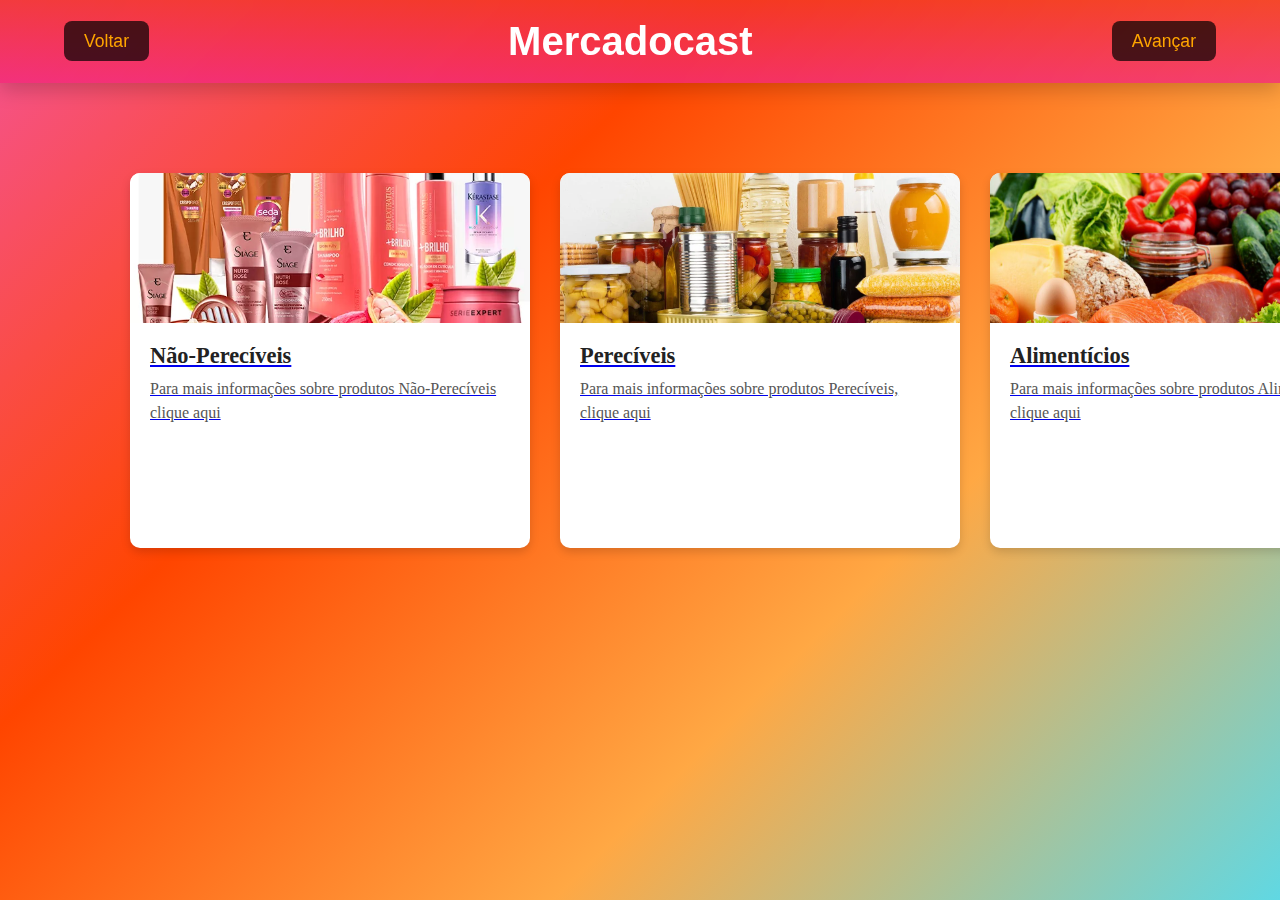
<file: index.html>
<!DOCTYPE html>
<html lang="pt_BR">

<head>
    <meta charset="UTF-8">
    <meta name="viewport" content="width=device-width, initial-scale=1.0">
    <link rel="icon" href="../img/sacola.jpg" type="img/jpg">
    <title>Brigada de Validade</title>
    <link rel="stylesheet" href="style.css">
</head>

<body>

    <header>
        <div class="left">
            <a href="pagina3.html">Voltar</a>
        </div>

        <h1>Mercadocast</h1>

        <div class="right">
            <a href="pagina2.html">Avançar</a>
        </div>
    </header>

    <div class="cards">
        <a href="pagina2.html" class="card">
            <img src="../img/abre-produtos-para-cabelo.webp" alt="Imagem 1">
            <div class="card-content">
                <h3>Não-Perecíveis</h3>
                <p> Para mais informações sobre produtos Não-Perecíveis clique aqui</p>
            </div>
        </a>

        <div class="cards">
            <a href="pagina1.html" class="card">
                <img src="../img/alimentos-nao-pereciveis-og (1).webp" alt="Imagem 1">
                <div class="card-content">
                    <h3>Perecíveis</h3>
                    <p> Para mais informações sobre produtos Perecíveis, clique aqui</p>
                </div>
            </a>

            <div class="cards">
                <a href="pagina3.html" class="card">
                    <img src="../img/e01e203a7bd02ea0d3344884336d.jpg" alt="Imagem 1">
                    <div class="card-content">
                        <h3>Alimentícios</h3>
                        <p> Para mais informações sobre produtos Alimentícios, clique aqui</p>
                    </div>
                </a>

</body>

</html>
</file>
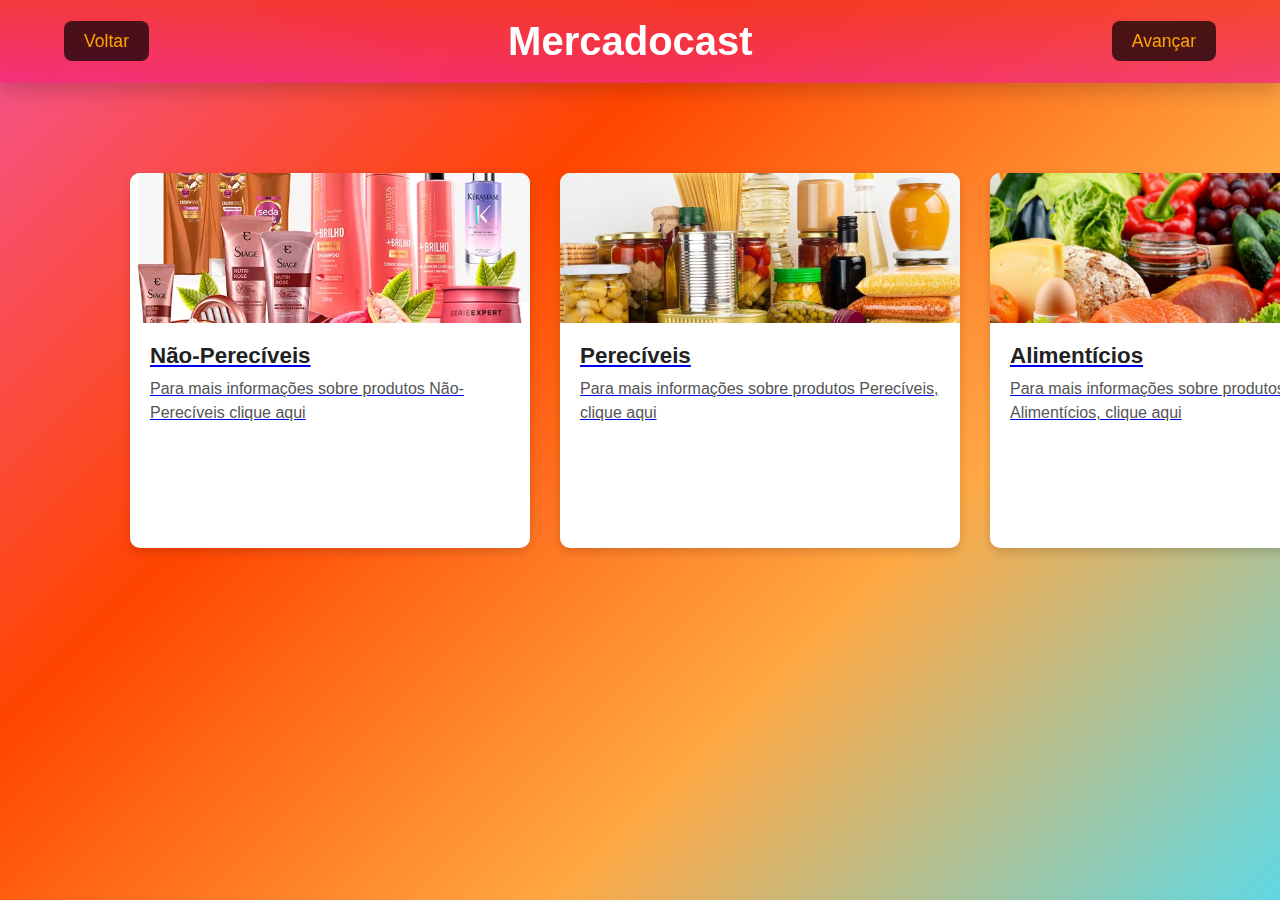
<file: html/index.html>
<!DOCTYPE html>
<html lang="pt_BR">

<head>
    <meta charset="UTF-8">
    <meta name="viewport" content="width=device-width, initial-scale=1.0">
    <link rel="icon" href="../img/sacola.jpg" type="img/jpg">
    <title>Brigada de Validade</title>
    <link rel="stylesheet" href="../css/style.css">
</head>

<body>

    <header>
        <div class="left">
            <a href="../html/pagina3.html">Voltar</a>
        </div>

        <h1>Mercadocast</h1>

        <div class="right">
            <a href="../html/pagina2.html">Avançar</a>
        </div>
    </header>

    <div class="cards">
        <a href="../html/pagina2.html" class="card">
            <img src="../img/abre-produtos-para-cabelo.webp" alt="Imagem 1">
            <div class="card-content">
                <h3>Não-Perecíveis</h3>
                <p> Para mais informações sobre produtos Não-Perecíveis clique aqui</p>
            </div>
        </a>

        <div class="cards">
            <a href="../html/página1.html" class="card">
                <img src="../img/alimentos-nao-pereciveis-og (1).webp" alt="Imagem 1">
                <div class="card-content">
                    <h3>Perecíveis</h3>
                    <p> Para mais informações sobre produtos Perecíveis, clique aqui</p>
                </div>
            </a>

            <div class="cards">
                <a href="../html/pagina3.html" class="card">
                    <img src="../img/e01e203a7bd02ea0d3344884336d.jpg" alt="Imagem 1">
                    <div class="card-content">
                        <h3>Alimentícios</h3>
                        <p> Para mais informações sobre produtos Alimentícios, clique aqui</p>
                    </div>
                </a>

</body>

</html>
</file>
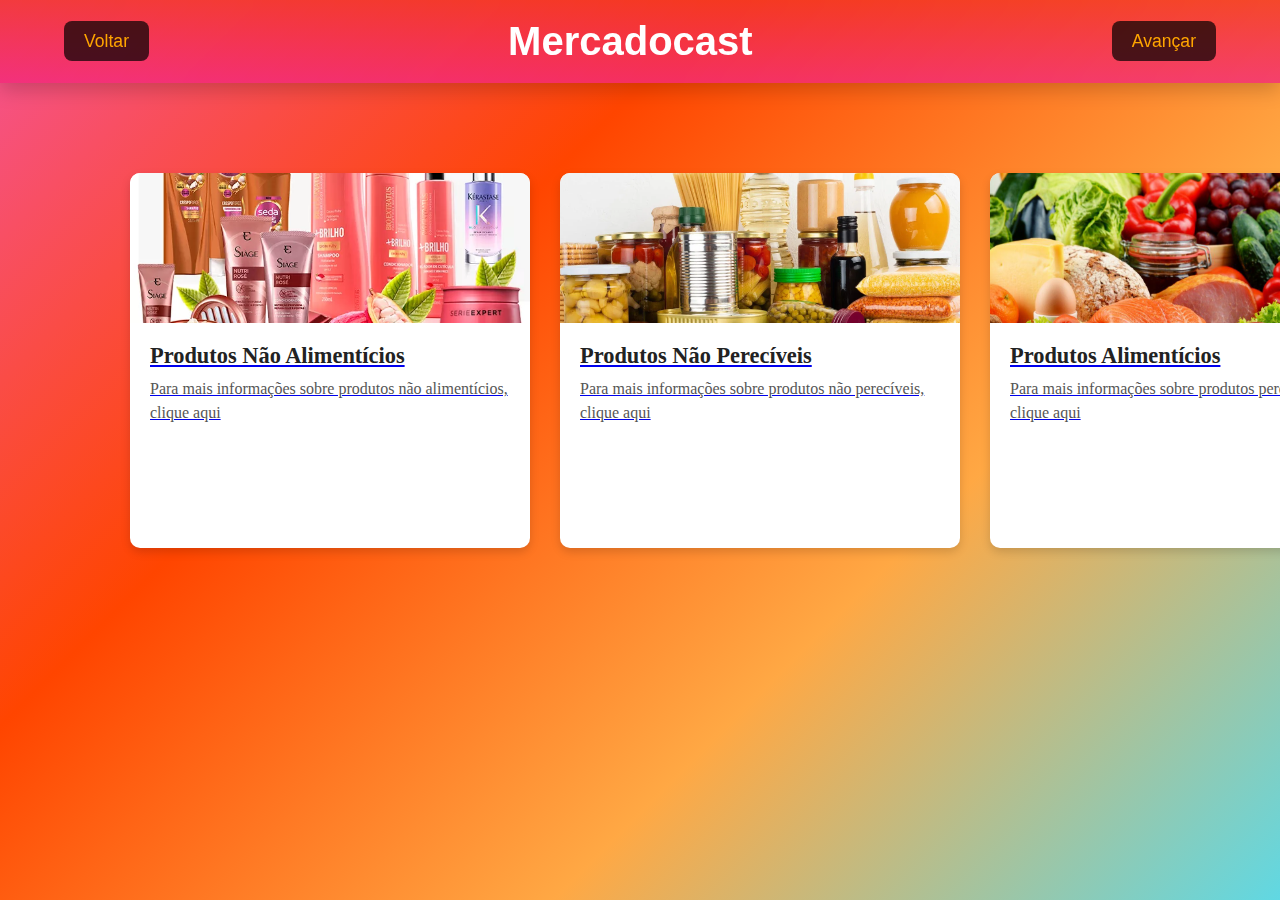
<file: brigada de validade/html/index.html>
<!DOCTYPE html>
<html lang="en">

<head>
    <meta charset="UTF-8">
    <meta name="viewport" content="width=device-width, initial-scale=1.0">
    <link rel="icon" href="../img/sacola.jpg" type="img/jpg">
    <title>Brigada de Validade</title>
    <link rel="stylesheet" href="../css/style.css">
</head>

<body>

    <header>
        <div class="left">
            <a href="../html/pagina3.html">Voltar</a>
        </div>

        <h1>Mercadocast</h1>

        <div class="right">
            <a href="../html/pagina2.html">Avançar</a>
        </div>
    </header>

    <div class="cards">
        <a href="../html/pagina2.html" class="card">
            <img src="../img/abre-produtos-para-cabelo.webp" alt="Imagem 1">
            <div class="card-content">
                <h3>Produtos Não Alimentícios</h3>
                <p> Para mais informações sobre produtos não alimentícios, clique aqui</p>
            </div>
        </a>

        <div class="cards">
            <a href="../html/página1.html" class="card">
                <img src="../img/alimentos-nao-pereciveis-og (1).webp" alt="Imagem 1">
                <div class="card-content">
                    <h3>Produtos Não Perecíveis</h3>
                    <p> Para mais informações sobre produtos não perecíveis, clique aqui</p>
                </div>
            </a>

            <div class="cards">
                <a href="../html/pagina3.html" class="card">
                    <img src="../img/e01e203a7bd02ea0d3344884336d.jpg" alt="Imagem 1">
                    <div class="card-content">
                        <h3>Produtos Alimentícios</h3>
                        <p> Para mais informações sobre produtos perecíveis, clique aqui</p>
                    </div>
                </a>

</body>

</html>
</file>
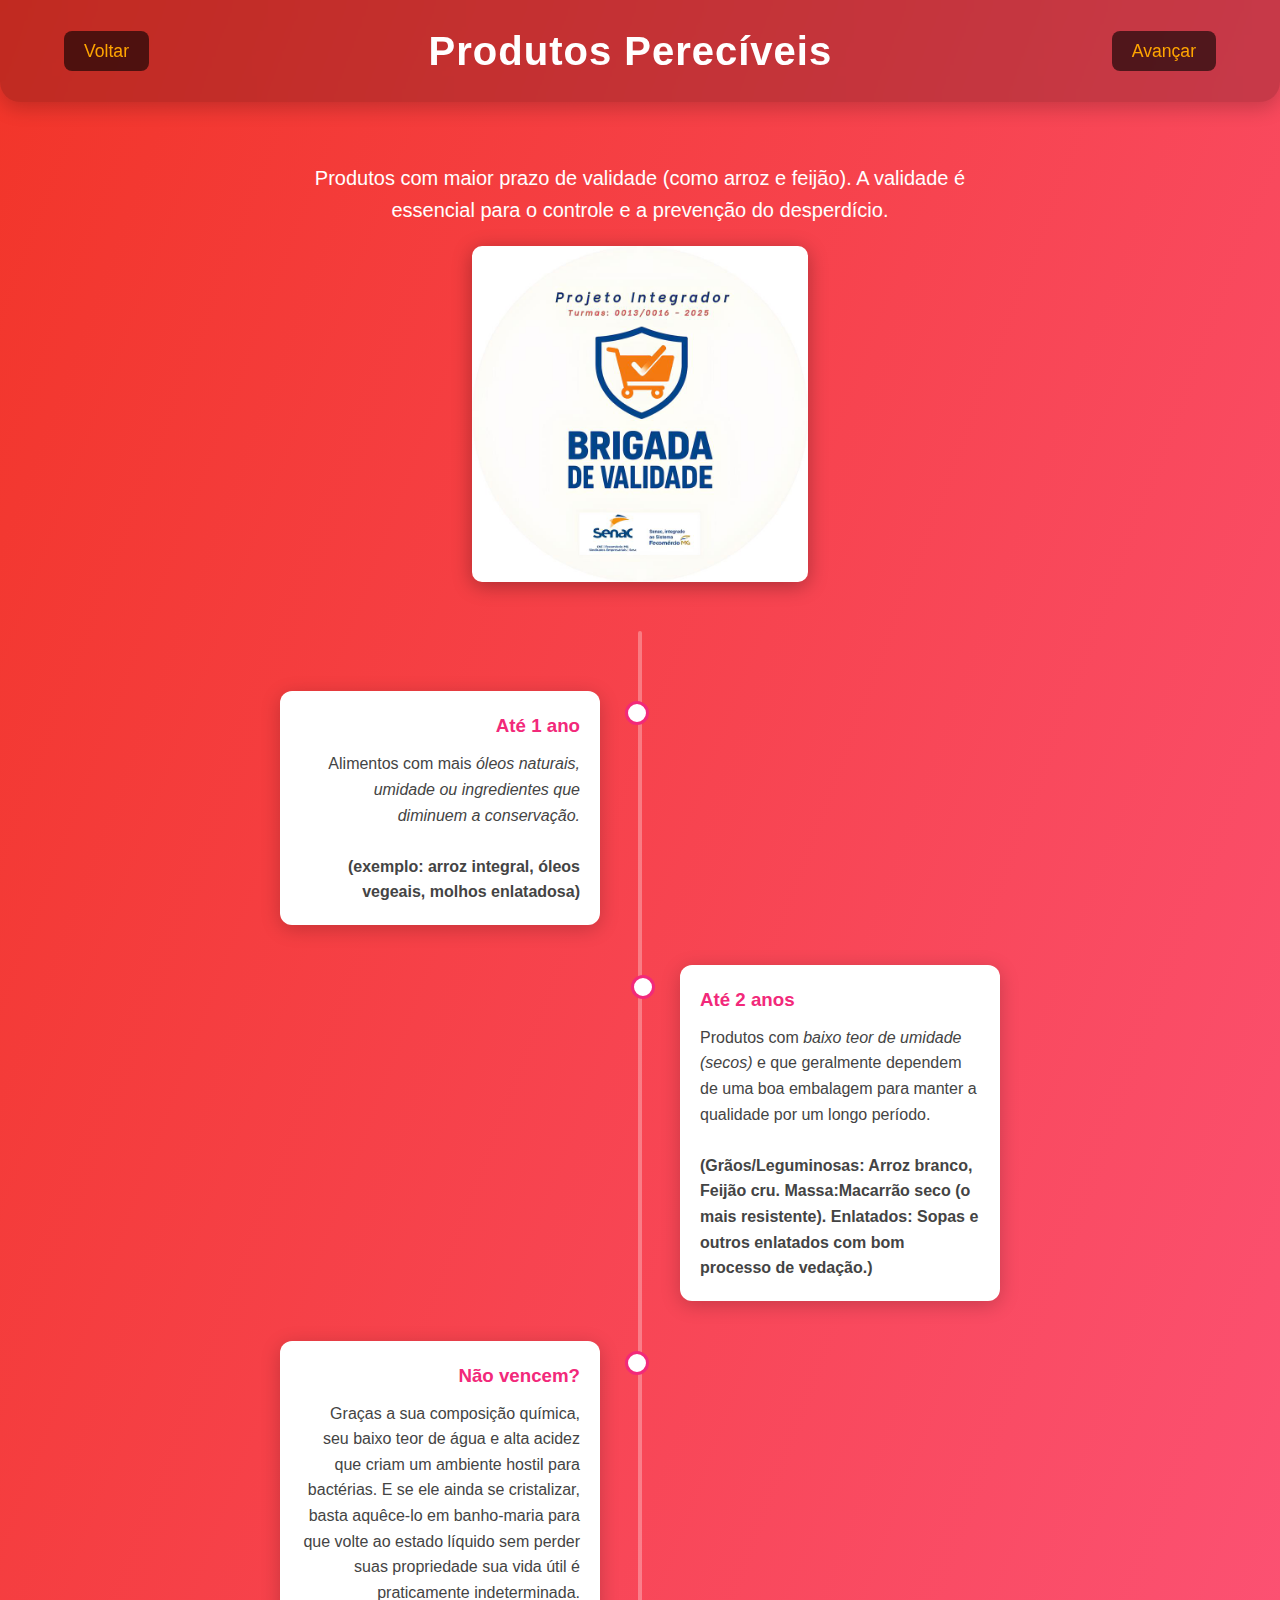
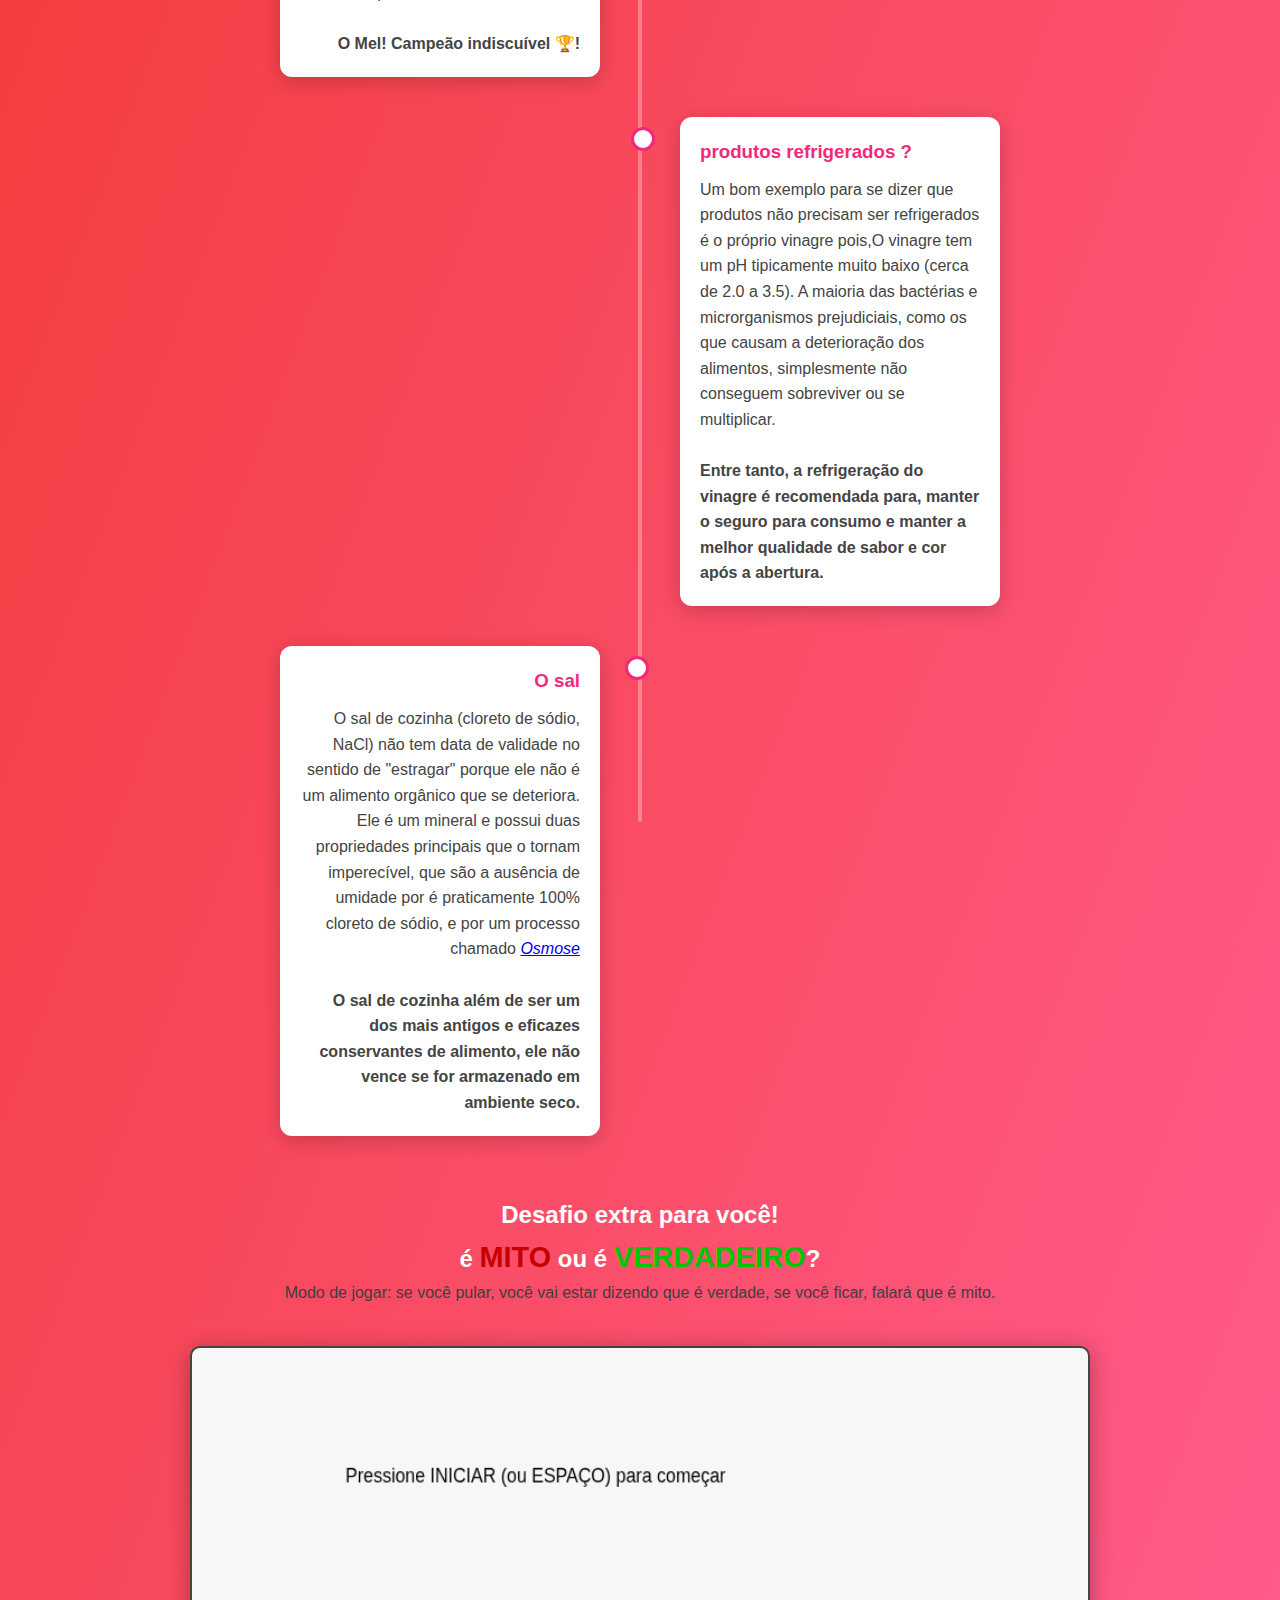
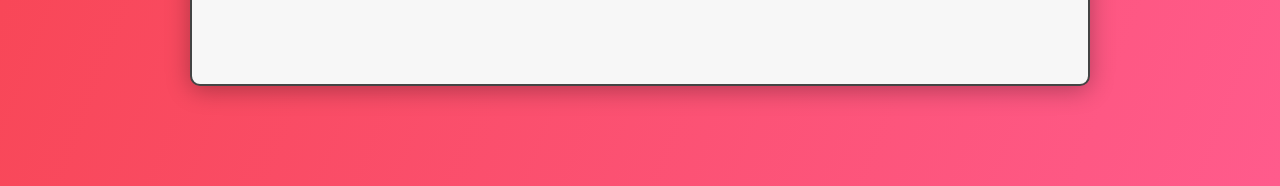
<file: pagina1.html>
<!DOCTYPE html>
<html lang="pt-BR">

<head>
    <meta charset="UTF-8" />
    <meta name="viewport" content="width=device-width, initial-scale=1.0" />
    <link rel="icon" href="../img/sacola.jpg" type="img/jpg">
    <title>Brigada de Validade</title>
    <link rel="stylesheet" href="pagina1.css" />
</head>

<body>
    <header>
        <div class="left">
            <a href="pagina2.html">Voltar</a>
        </div>

        <h1>Produtos Perecíveis</h1>

        <div class="right">
            <a href="pagina3.html">Avançar</a>
        </div>
    </header>

    <div class="introducao">
        <p>
            Produtos com maior prazo de validade (como arroz e feijão). A validade é
            essencial para o controle e a prevenção do desperdício.
        </p>
        <img src="../img/sacola.jpg" alt="Imagem ilustrativa" />
    </div>

    <div class="timeline">
        <div class="line"></div>
        <div class="line-progress"></div>

        <div class="timeline-item">
            <div class="content">
                <h3>Até 1 ano</h3>
                <p>
                    Alimentos com mais
                    <i>
                        óleos naturais, umidade ou ingredientes que diminuem a
                        conservação. </i><br>
                    <br>
                    <strong>(exemplo: arroz integral, óleos vegeais, molhos
                        enlatadosa)</strong>
                </p>
            </div>
        </div>

        <div class="timeline-item">
            <div class="content">
                <h3>Até 2 anos</h3>
                <p>
                    Produtos com <i>baixo teor de umidade (secos)</i> e que geralmente
                    dependem de uma boa embalagem para manter a qualidade por um longo
                    período.
                    <br>
                    <br>
                    <strong>(Grãos/Leguminosas: Arroz branco, Feijão cru. Massa:Macarrão seco
                        (o mais resistente). Enlatados: Sopas e outros enlatados com bom
                        processo de vedação.)</strong>
                </p>
            </div>
        </div>

        <div class="timeline-item">
            <div class="content">
                <h3>Não vencem?</h3>
                <p>
                    Graças a sua composição química, seu baixo teor de água e alta acidez que criam um ambiente hostil
                    para bactérias. E se ele ainda se cristalizar, basta aquêce-lo em banho-maria para que volte ao
                    estado líquido sem perder suas propriedade sua vida útil é praticamente indeterminada.
                    <br>
                    <br>
                    <strong>
                        O Mel! Campeão indiscuível 🏆!
                    </strong>
                </p>
            </div>
        </div>

        <div class="timeline-item">
            <div class="content">
                <h3>produtos refrigerados ?</h3>
                <p>
                    Um bom exemplo para se dizer que produtos não precisam ser refrigerados é o próprio vinagre pois,O
                    vinagre tem um pH tipicamente muito baixo (cerca de 2.0 a 3.5). A maioria das bactérias e
                    microrganismos prejudiciais, como os que causam a deterioração dos alimentos, simplesmente não
                    conseguem sobreviver ou se multiplicar.
                    <br>
                    <br>
                    <strong>
                        Entre tanto, a refrigeração do vinagre é recomendada para, manter o seguro para consumo e manter
                        a melhor qualidade de sabor e cor após a abertura.
                    </strong>
                </p>
            </div>
        </div>

        <div class="timeline-item">
            <div class="content">
                <h3>O sal</h3>
                <p>
                    O sal de cozinha (cloreto de sódio, NaCl) não tem data de validade no sentido de "estragar" porque ele não é um alimento orgânico que se deteriora. Ele é um mineral e possui duas propriedades principais que o tornam imperecível, que são a ausência de umidade por é praticamente 100% cloreto de sódio, e por um processo chamado <i><a href="https://pt.wikipedia.org/wiki/Osmose">Osmose</a></i>
                    <br>
                    <br>
                    <strong>
                        O sal de cozinha além de ser um dos mais antigos e eficazes conservantes de alimento, ele não vence se for armazenado em ambiente seco.
                    </strong>
                </p>
            </div>
        </div>

        <div class="extras">
            <h2>Desafio extra para você!<br>
                é <span class="mito">MITO</span> ou é <span class="verdade">VERDADEIRO</span>?</h2>

                <p>Modo de jogar: se você pular, você vai estar dizendo que é verdade, se você ficar, falará que é mito.</p>
        </div>

        <section id="quiz-jogo">
            <canvas id="gameCanvas" width="800" height="300"></canvas>

            <div id="mobileControls">
                <button id="startButton">Iniciar</button>
                <div class="control-buttons">
                    <button id="falseBtn">Ficar</button>
                    <button id="trueBtn">Pular</button>
                </div>
            </div>
        </section>
        <script src="pagina1.js"></script>
</body>

</html>
</file>
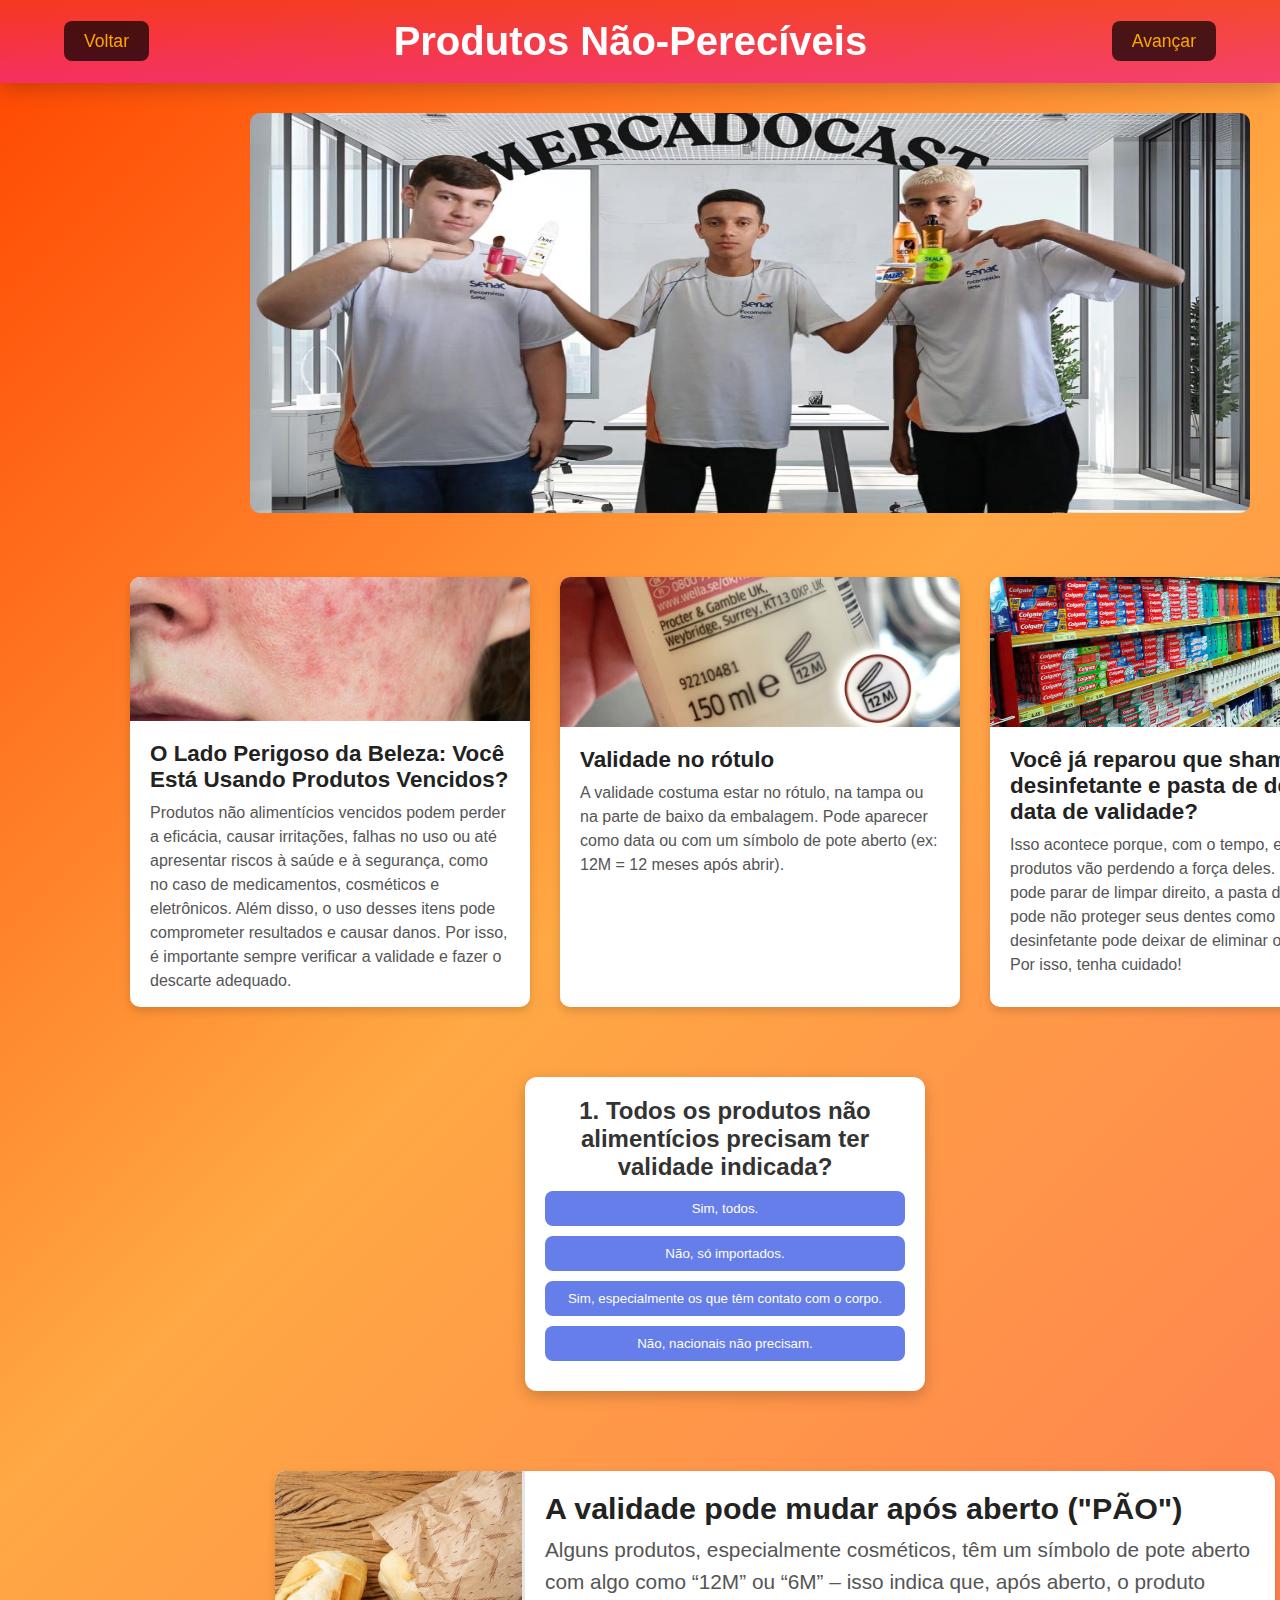
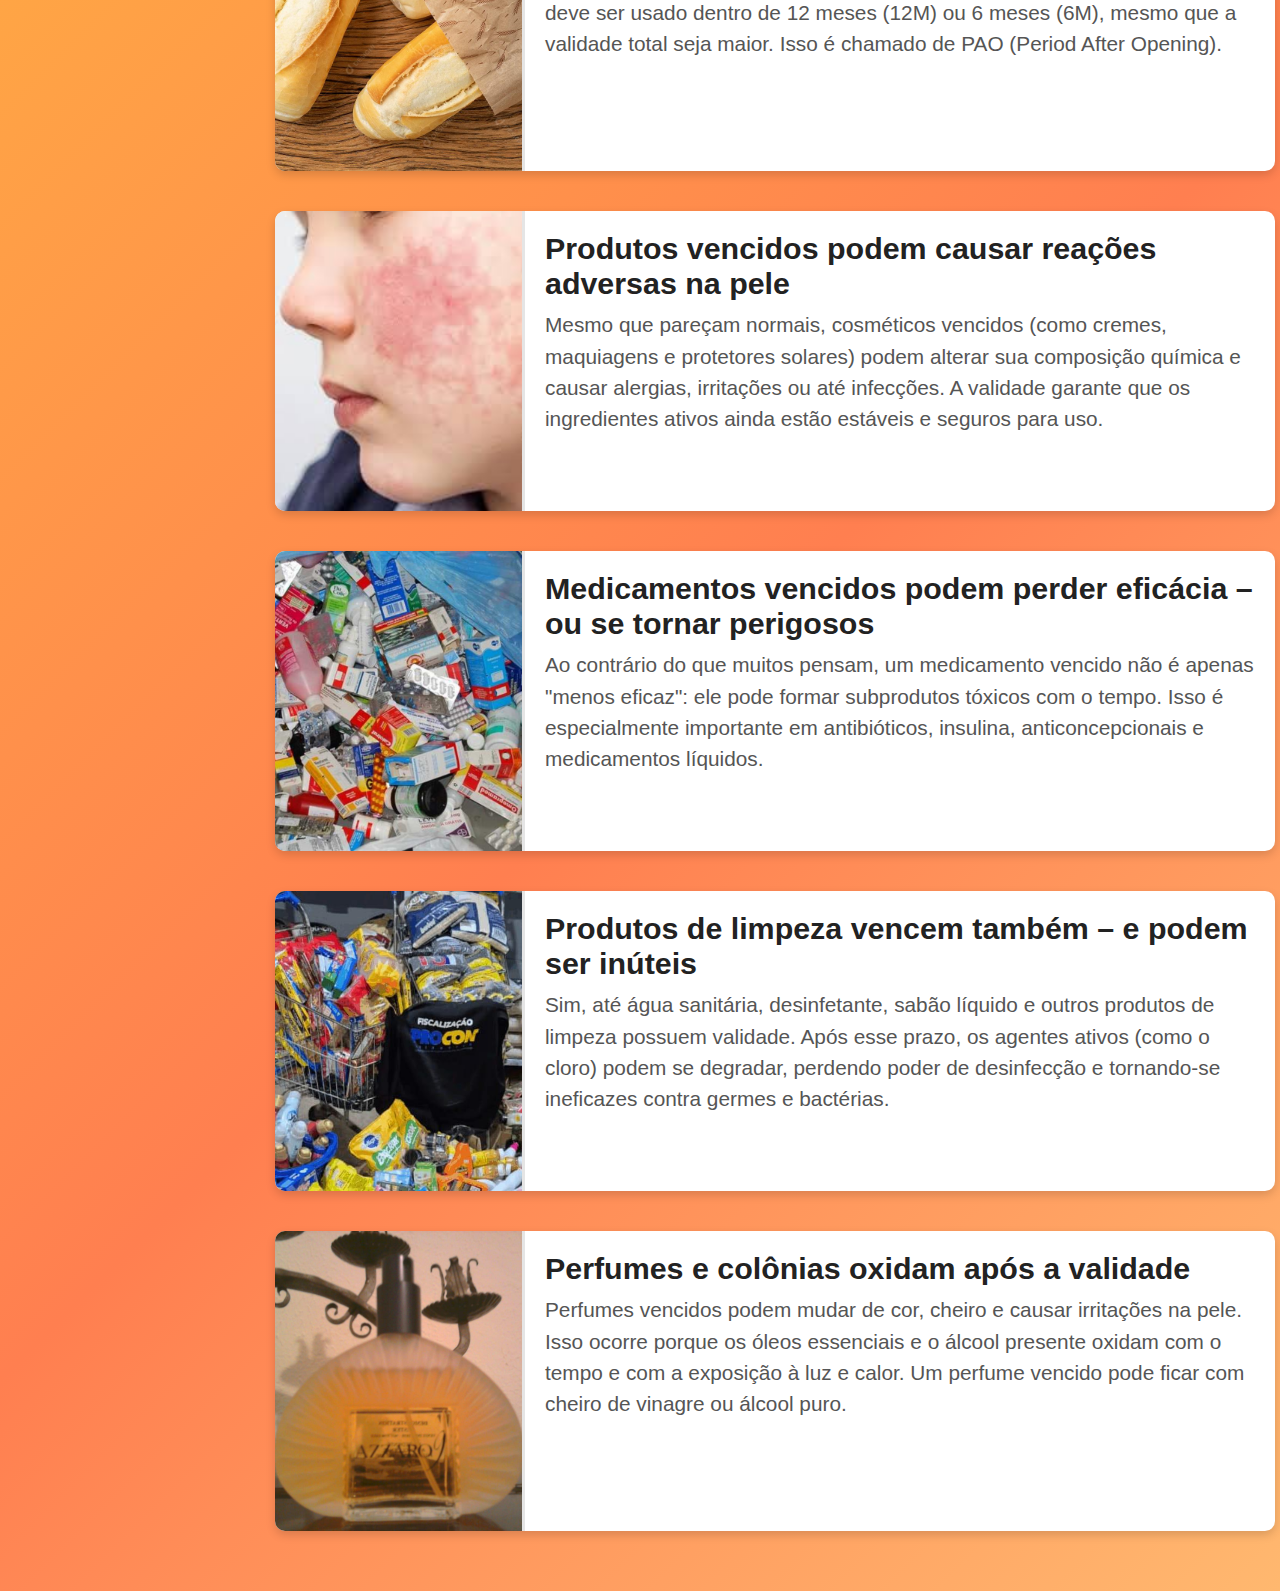
<file: pagina2.html>
<!DOCTYPE html>
<html lang="en">
<head>
    <meta charset="UTF-8">
    <meta name="viewport" content="width=device-width, initial-scale=1.0">
    <link rel="icon" href="../img/sacola.jpg" type="img/jpg">
    <title>Brigada de Validade</title>
    <link rel="stylesheet" href="pagina2.css">
</head>
<body>

    <header>
        <div class="left">
            <a href="index.html">Voltar</a>
        </div>

        <h1>Produtos Não-Perecíveis</h1>

        <div class="right">
            <a href="pagina1.html">Avançar</a>
        </div>
    </header>

    <a href="https://youtu.be/NBN8cOd_80Y?si=kdwtGz1VkYktXXZD" target="_blank">
        <img src="../img/Mídia (3).jpg" alt="Capa do vídeo" class="video-capa">
    </a>

    <div class="cards">
        <div class="card">
            <img src="../img/1000081373.jpg" alt="Imagem 1">
            <div class="card-content">
                <h3>O Lado Perigoso da Beleza: Você Está Usando
                    Produtos Vencidos?</h3>
                <p> Produtos não alimentícios vencidos podem perder a eficácia, causar irritações,
                    falhas no uso ou até apresentar riscos à saúde e à segurança, como no caso de
                    medicamentos, cosméticos e eletrônicos. Além disso, o uso desses itens pode
                    comprometer resultados e causar danos. Por isso, é importante sempre
                    verificar a validade e fazer o descarte adequado.</p>
            </div>
        </div>

        <div class="card">
            <img src="../img/1000081376.jpg" alt="Imagem 3">
            <div class="card-content">
                <h3>Validade no rótulo</h3>
                <p>A validade costuma estar no rótulo, na tampa ou na parte de baixo da
                    embalagem. Pode aparecer como data ou com um símbolo de pote
                    aberto (ex: 12M = 12 meses após abrir).</p>
            </div>
        </div>

        <div class="card">
            <img src="../img/1000081374.jpg" alt="Imagem 2">
            <div class="card-content">
                <h3>Você já reparou que shampoo, desinfetante e
                    pasta de dente têm
                    data de validade?</h3>
                <p>Isso acontece porque, com o tempo, esses produtos vão perdendo a
                    força deles. O shampoo pode parar de limpar direito, a pasta de
                    dente pode não proteger seus dentes como antes, e o desinfetante
                    pode deixar de eliminar os germes. Por isso, tenha cuidado!</p>
            </div>
        </div>
    </div>

    <div class="quiz-container">
        <h2 id="question">Carregando pergunta...</h2>
        <div id="answers"></div>
        <button id="next-btn">Próxima</button>
    </div>

    <div class="container">

        <div class="cardcuriosidade">
            <img src="../img/shared image.jpg" alt="">
            <div class="card-contentde">
                <h3>A validade pode mudar após aberto ("PÃO")</h3>
                <p>Alguns produtos, especialmente cosméticos, têm um símbolo de pote aberto com algo como “12M” ou “6M”
                    – isso indica que, após aberto, o produto deve ser usado dentro de 12 meses (12M) ou 6 meses (6M),
                    mesmo que a validade total seja maior. Isso é chamado de PAO (Period After Opening).</p>
            </div>
        </div>

        <div class="cardcuriosidade">
            <img src="../img/shared image (4).jpg" alt="">
            <div class="card-contentde">
                <h3>Produtos vencidos podem causar reações adversas na pele</h3>
                <p>Mesmo que pareçam normais, cosméticos vencidos (como cremes, maquiagens e protetores solares) podem
                    alterar sua composição química e causar alergias, irritações ou até infecções. A validade garante
                    que os ingredientes ativos ainda estão estáveis e seguros para uso.</p>
            </div>
        </div>

        <div class="cardcuriosidade">
            <img src="../img/shared image (1).jpg" alt="">
            <div class="card-contentde">
                <h3>Medicamentos vencidos podem perder eficácia – ou se tornar perigosos</h3>
                <p>Ao contrário do que muitos pensam, um medicamento vencido não é apenas "menos eficaz": ele pode
                    formar subprodutos tóxicos com o tempo. Isso é especialmente importante em antibióticos, insulina,
                    anticoncepcionais e medicamentos líquidos.</p>
            </div>
        </div>

        <div class="cardcuriosidade">
            <img src="../img/shared image (3).jpg" alt="">
            <div class="card-contentde">
                <h3>Produtos de limpeza vencem também – e podem ser inúteis</h3>
                <p>Sim, até água sanitária, desinfetante, sabão líquido e outros produtos de limpeza possuem validade.
                    Após esse prazo, os agentes ativos (como o cloro) podem se degradar, perdendo poder de desinfecção e
                    tornando-se ineficazes contra germes e bactérias.</p>
            </div>
        </div>

        <div class="cardcuriosidade">
            <img src="../img/shared image (2).jpg" alt="">
            <div class="card-contentde">
                <h3>Perfumes e colônias oxidam após a validade</h3>
                <p>Perfumes vencidos podem mudar de cor, cheiro e causar irritações na pele. Isso ocorre porque os óleos
                    essenciais e o álcool presente oxidam com o tempo e com a exposição à luz e calor. Um perfume
                    vencido pode ficar com cheiro de vinagre ou álcool puro.</p>
            </div>
        </div>

    </div>
</body>

<script src="pagina2.js"></script>

</html>
</file>
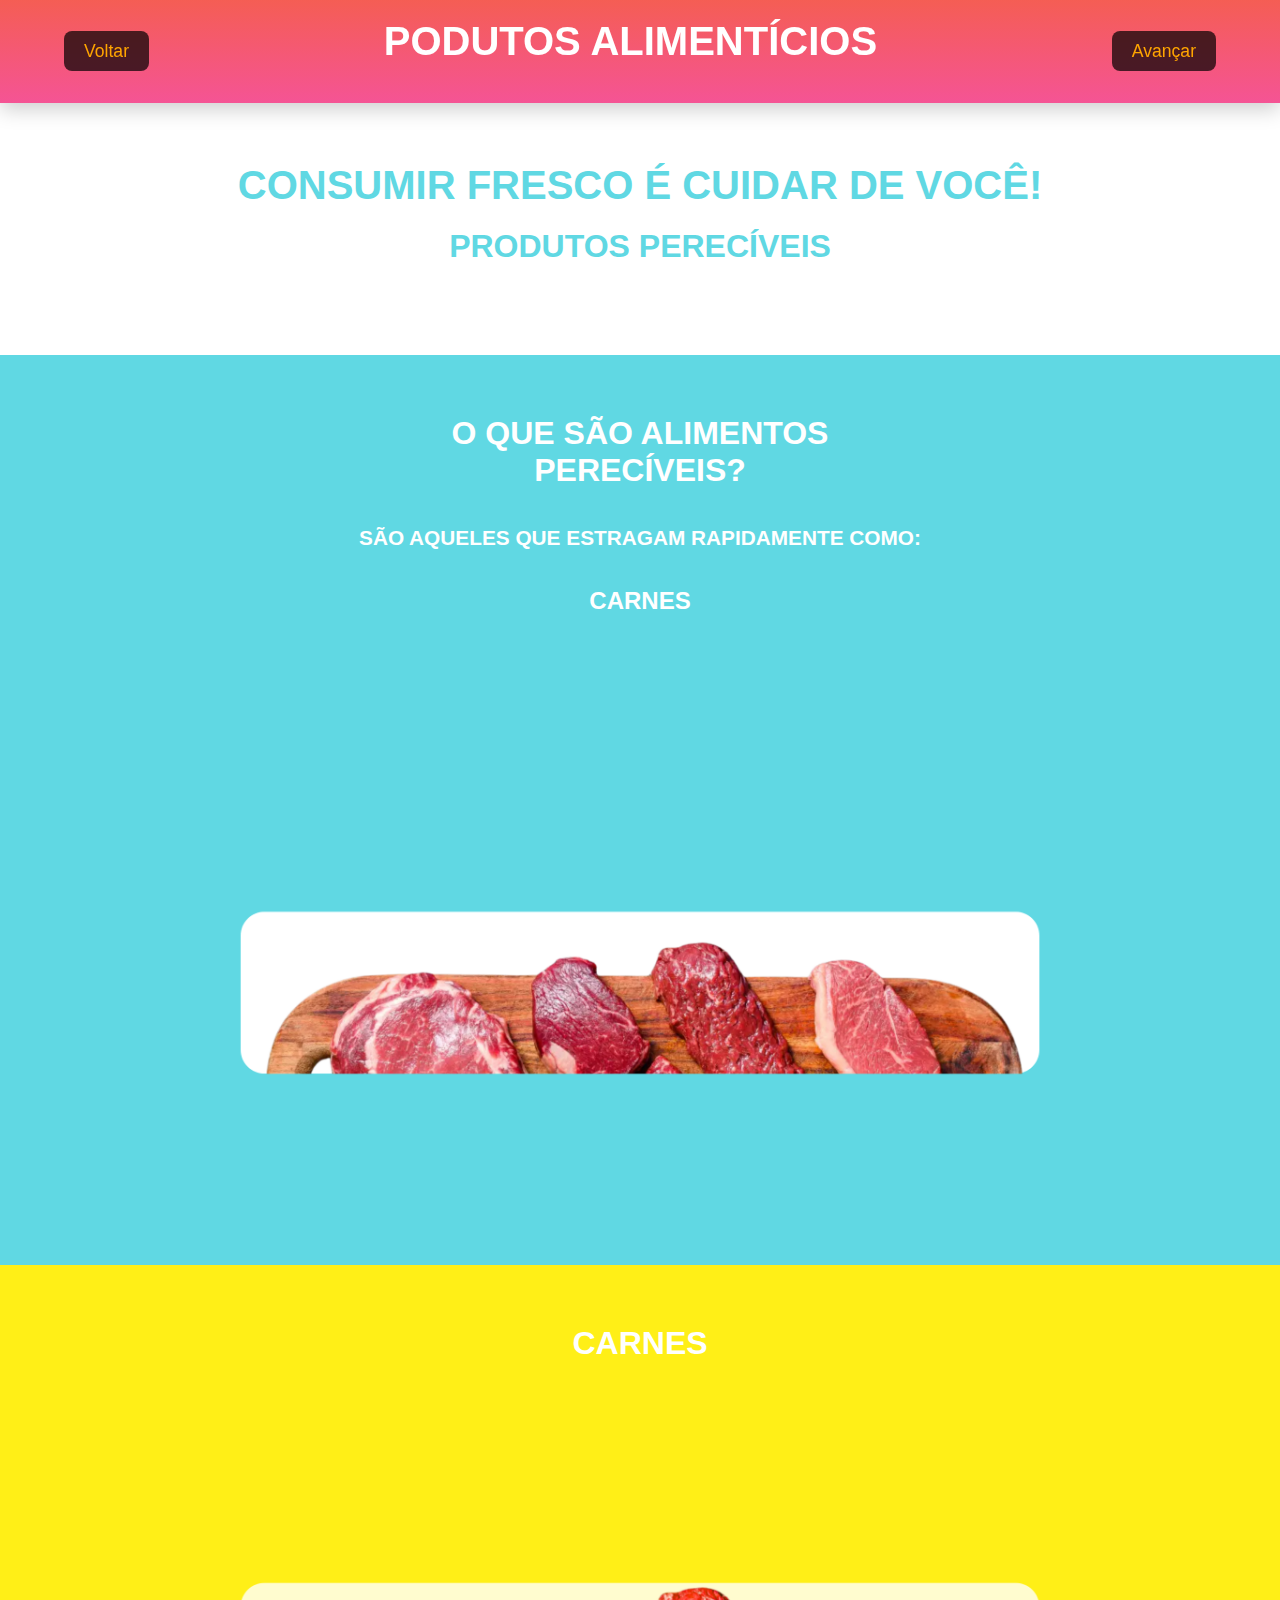
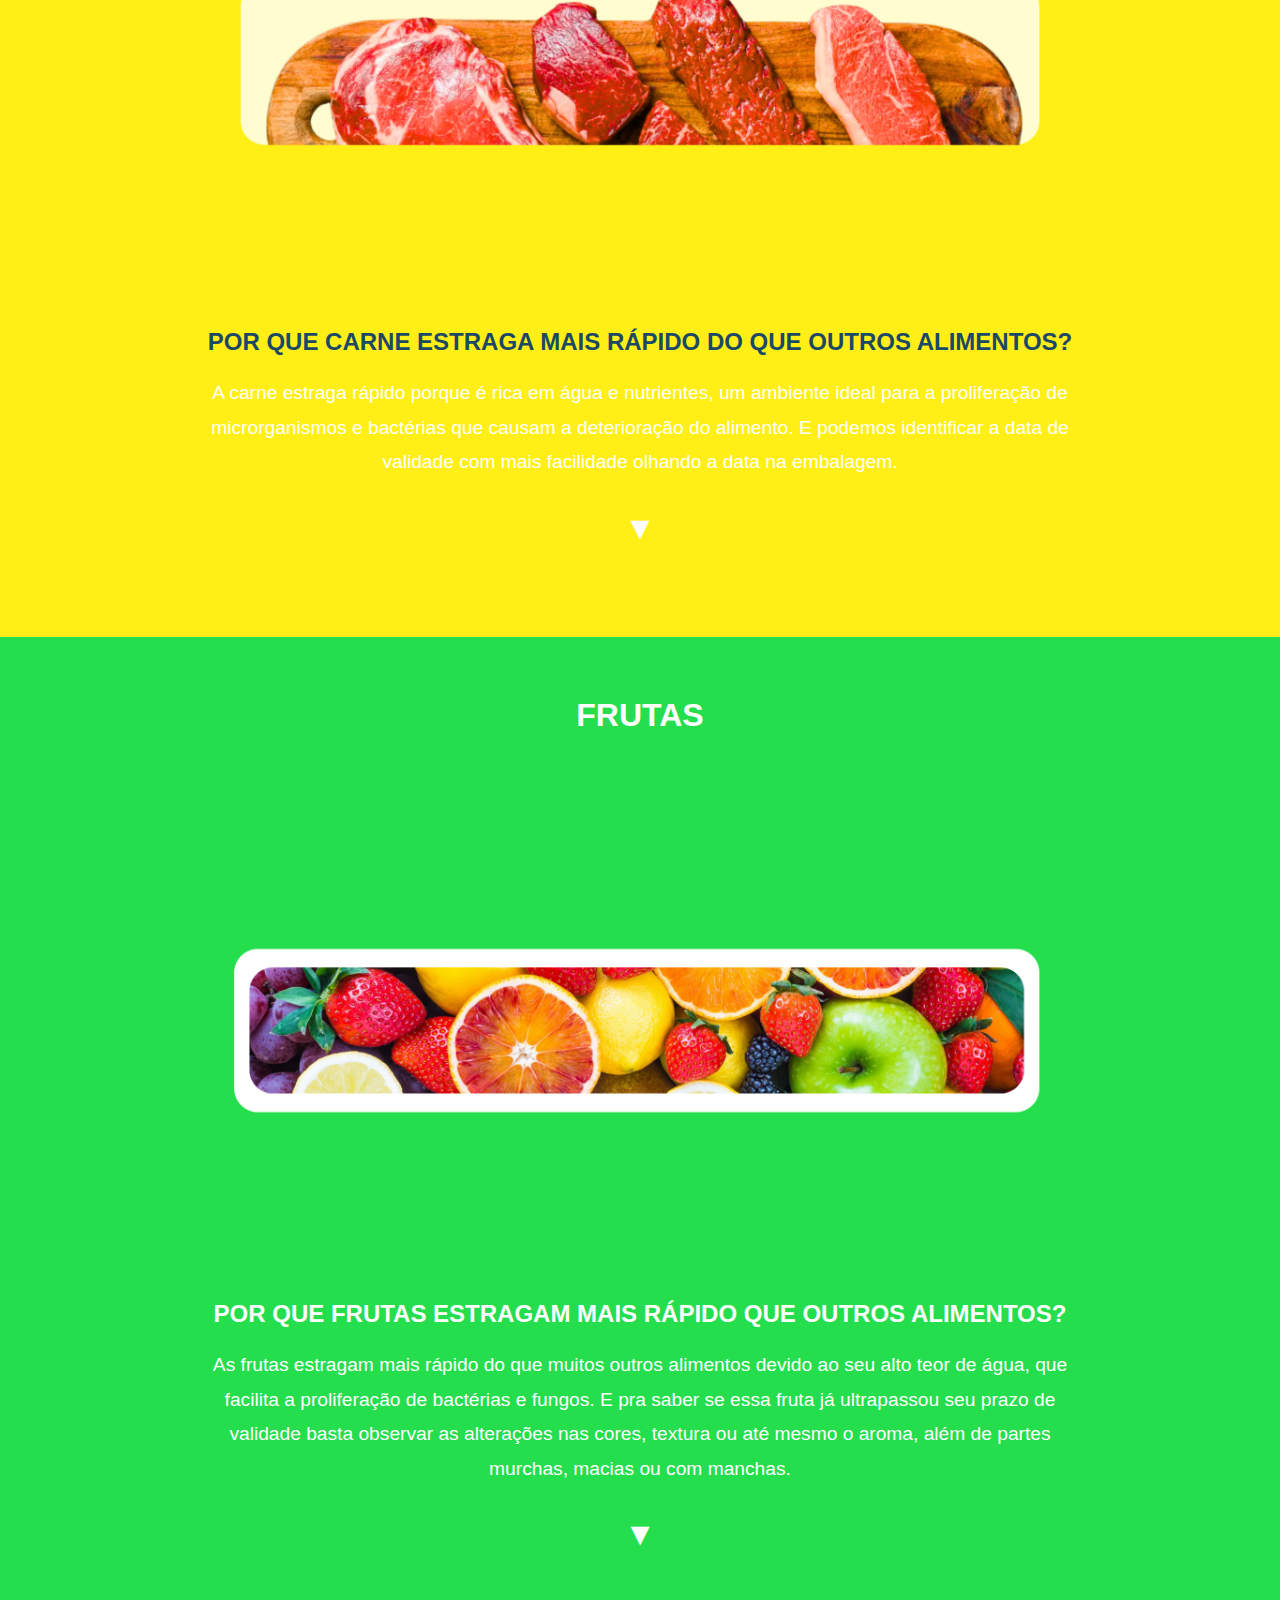
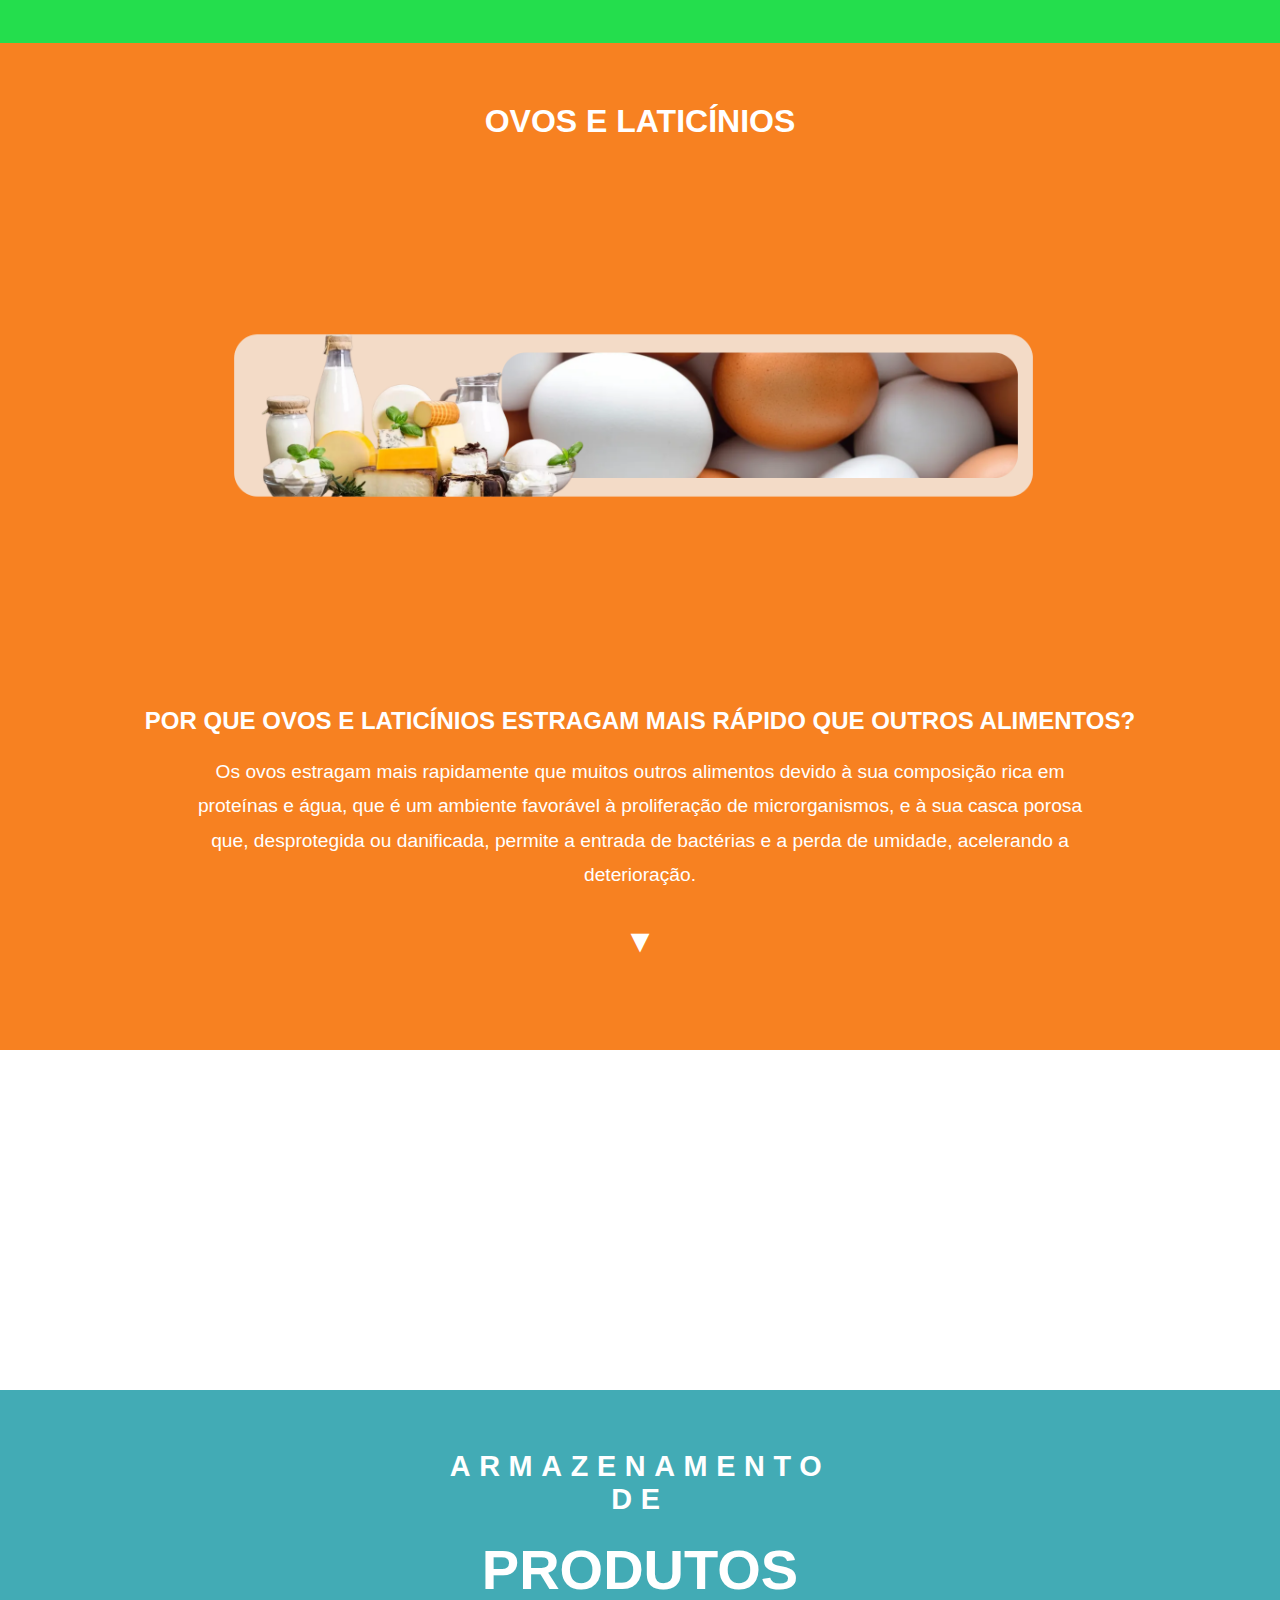
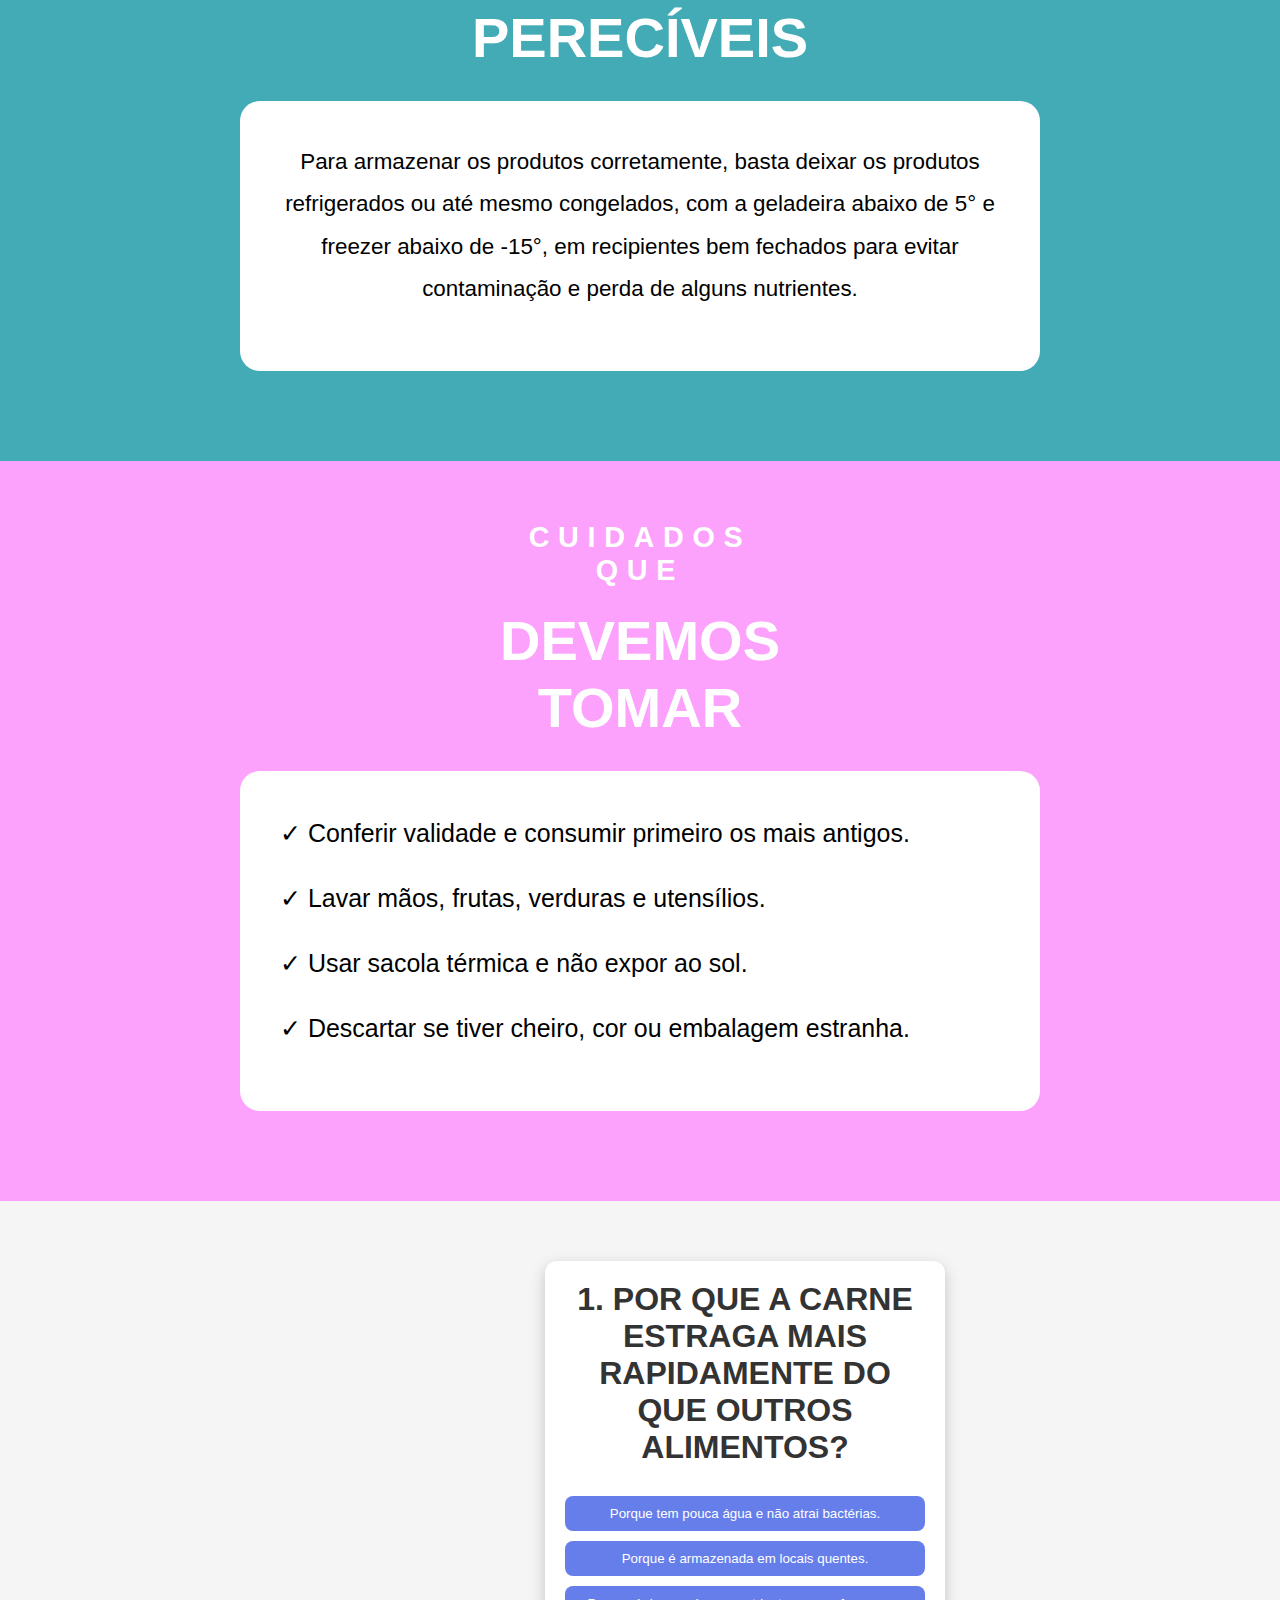
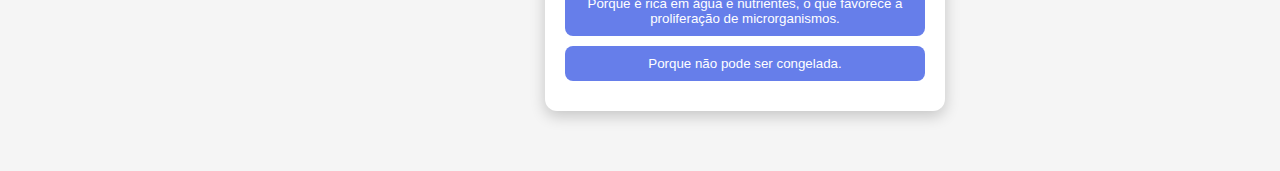
<file: pagina3.html>
<!DOCTYPE html>
<html lang="pt-BR">

<head>
    <meta charset="UTF-8">
    <meta name="viewport" content="width=device-width, initial-scale=1.0">
    <link rel="icon" href="../img/sacola.jpg" type="img/jpg">
    <title>Produtos Perecíveis</title>
    <link rel="stylesheet" href="pagina3.css">
</head>

<body>
    <header>
        <div class="left">
            <a href="pagina1.html">Voltar</a>
        </div>

        <h1>Podutos Alimentícios</h1>

        <div class="right">
            <a href="index.html">Avançar</a>
        </div>
    </header>

    <section class="secao-hero">
        <h1>CONSUMIR FRESCO É CUIDAR DE VOCÊ!</h1>
        <h2>PRODUTOS PERECÍVEIS</h2>
    </section>

    <section class="secao-intro-pereciveis">
        <h2>O QUE SÃO ALIMENTOS<br>PERECÍVEIS?</h2>
        <p class="destaque">SÃO AQUELES QUE ESTRAGAM RAPIDAMENTE COMO:</p>
        <h3>CARNES</h3>
        <img src="../img/DuoCode (3).png" alt="Carnes" class="img-carnes-azul">
    </section>

    <section class="secao-carnes-info">
        <h2 class="laranja-texto">CARNES</h2>
        <img src="../img/DuoCode (2) (1).png" alt="Carnes" class="img-carnes-branco">
        <h3 class="azul-texto">POR QUE CARNE ESTRAGA MAIS RÁPIDO DO QUE OUTROS ALIMENTOS?</h3>
        <p>A carne estraga rápido porque é rica em água e nutrientes, um ambiente ideal para a proliferação de
            microrganismos e bactérias que causam a deterioração do alimento. E podemos identificar a data de validade
            com mais facilidade olhando a data na embalagem.</p>

        <button class="btn-expandir btn-expandir-escuro" onclick="toggleConteudo('carnes')">
            <span class="seta seta-escura" id="seta-carnes">▼</span>
        </button>

        <div class="conteudo-expansivel" id="carnes">
            <div class="lista">
                <p><strong>Congelamento:</strong> Embale bem a carne e congele. Ideal para longos períodos (meses).</p>
                <p><strong>Refrigeração:</strong> Armazene a carne na geladeira por 1 a 3 dias, em embalagem hermética.
                </p>
                <p><strong>Desidratação:</strong> Retire a umidade da carne e armazene em local fresco. Boa para carne
                    seca (jerky).</p>
                <p><strong>Cura com sal:</strong> Use sal ou salmoura para preservar a carne. Comum para bacon e
                    presunto.</p>
                <p><strong>Defumação:</strong> Exponha a carne à fumaça para conservar e dar sabor. Pode ser refrigerada
                    ou congelada depois.</p>
                <p><strong>Marinado (óleo ou vinagre):</strong> Carne cozida pode ser preservada em óleo ou vinagre, em
                    conserva.</p>
                <p><strong>Sous-vide:</strong> Cozinhe a carne a baixa temperatura, depois armazene na geladeira ou
                    congele.</p>
                <p><strong>Evitar luz e ar:</strong> Mantenha a carne em ambientes escuros e bem embalados para evitar a
                    deterioração.</p>
            </div>
        </div>
    </section>

    <section class="secao-frutas">
        <h2>FRUTAS</h2>
        <img src="../img/DuoCode (1).png" alt="Frutas" class="img-frutas">
        <h3>POR QUE FRUTAS ESTRAGAM MAIS RÁPIDO QUE OUTROS ALIMENTOS?</h3>
        <p>As frutas estragam mais rápido do que muitos outros alimentos devido ao seu alto teor de água, que facilita a
            proliferação de bactérias e fungos. E pra saber se essa fruta já ultrapassou seu prazo de validade basta
            observar as alterações nas cores, textura ou até mesmo o aroma, além de partes murchas, macias ou com
            manchas.</p>

        <button class="btn-expandir" onclick="toggleConteudo('frutas')">
            <span class="seta" id="seta-frutas">▼</span>
        </button>

        <div class="conteudo-expansivel" id="frutas">
            <div class="caixa">
                <div class="lista">
                    <p><strong>Armazenamento correto:</strong><br>Frutas climatéricas (como maçã, banana) fora da
                        geladeira até amadurecerem, depois refrigerar.<br>Frutas não climatéricas (como morango,
                        melancia) direto na geladeira.</p>
                    <p><strong>Conservantes naturais:</strong><br>Use vinagre diluído para higienizar (ex:
                        morangos).<br>Sal ou cúrcuma ajudam a conservar algumas frutas.</p>
                    <p><strong>Desidratação:</strong><br>Secar frutas como maçãs, bananas e morangos para prolongar a
                        durabilidade.</p>
                    <p><strong>Congelamento:</strong><br>Frutas como morango, banana, manga e abacaxi podem ser
                        congeladas. Prefira cortar em pedaços pequenos e, se necessário, use limão para evitar
                        escurecimento para armazenar por meses.</p>
                </div>
            </div>
        </div>
    </section>

    <section class="secao-ovos-laticinios">
        <h2>OVOS E LATICÍNIOS</h2>
        <img src="../img/DuoCode.png" alt="Ovos e Laticínios" class="img-ovos">
        <h3>POR QUE OVOS E LATICÍNIOS ESTRAGAM MAIS RÁPIDO QUE OUTROS ALIMENTOS?</h3>
        <p>Os ovos estragam mais rapidamente que muitos outros alimentos devido à sua composição rica em proteínas e
            água, que é um ambiente favorável à proliferação de microrganismos, e à sua casca porosa que, desprotegida
            ou danificada, permite a entrada de bactérias e a perda de umidade, acelerando a deterioração.</p>

        <button class="btn-expandir" onclick="toggleConteudo('ovos')">
            <span class="seta" id="seta-ovos">▼</span>
        </button>

        <div class="conteudo-expansivel" id="ovos">
            <div class="caixa">
                <p>Para manter ovos frescos e seguros, armazene-os na embalagem original na parte mais fria da
                    geladeira, longe da porta. Verifique a frescura chacoalhando o ovo ou colocando-o em água com sal.
                    Evite rachaduras na casca e lave as mãos ao manuseá-los para prevenir contaminações. É possível
                    congelar ovos, seguindo orientações adequadas.</p>
                <p>Essas práticas também ajudam na conservação de laticínios.</p>
            </div>
        </div>
    </section>

    <section class="secao-cuidados-titulo">
        <h2 class="espacado">ELES&nbsp;PRECISAM<br>DE</h2>
        <h1 class="grande">CUIDADOS<br>ESPECIAIS</h1>
    </section>

    <section class="secao-armazenamento">
        <h2 class="espacado">ARMAZENAMENTO<br>DE</h2>
        <h1 class="grande">PRODUTOS<br>PERECÍVEIS</h1>
        <div class="caixa caixa-grande">
            <p class="texto-grande">Para armazenar os produtos corretamente, basta deixar os produtos refrigerados ou
                até mesmo congelados, com a geladeira abaixo de 5° e freezer abaixo de -15°, em recipientes bem fechados
                para evitar contaminação e perda de alguns nutrientes.</p>
        </div>
    </section>

    <section class="secao-cuidados-lista">
        <h2 class="espacado">CUIDADOS<br>QUE</h2>
        <h1 class="grande">DEVEMOS<br>TOMAR</h1>
        <div class="caixa caixa-grande">
            <div class="lista lista-checks">
                <p>✓ Conferir validade e consumir primeiro os mais antigos.</p>
                <p>✓ Lavar mãos, frutas, verduras e utensílios.</p>
                <p>✓ Usar sacola térmica e não expor ao sol.</p>
                <p>✓ Descartar se tiver cheiro, cor ou embalagem estranha.</p>
            </div>
        </div>
    </section>

    <section class="secao-quiz">
        <div class="quiz-container">
            <h2 id="question">Carregando pergunta...</h2>
            <div id="answers"></div>
            <button id="next-btn">Próxima</button>
        </div>
    </section>

    <script src="pagina3.js"></script>

</body>

</html>
</file>
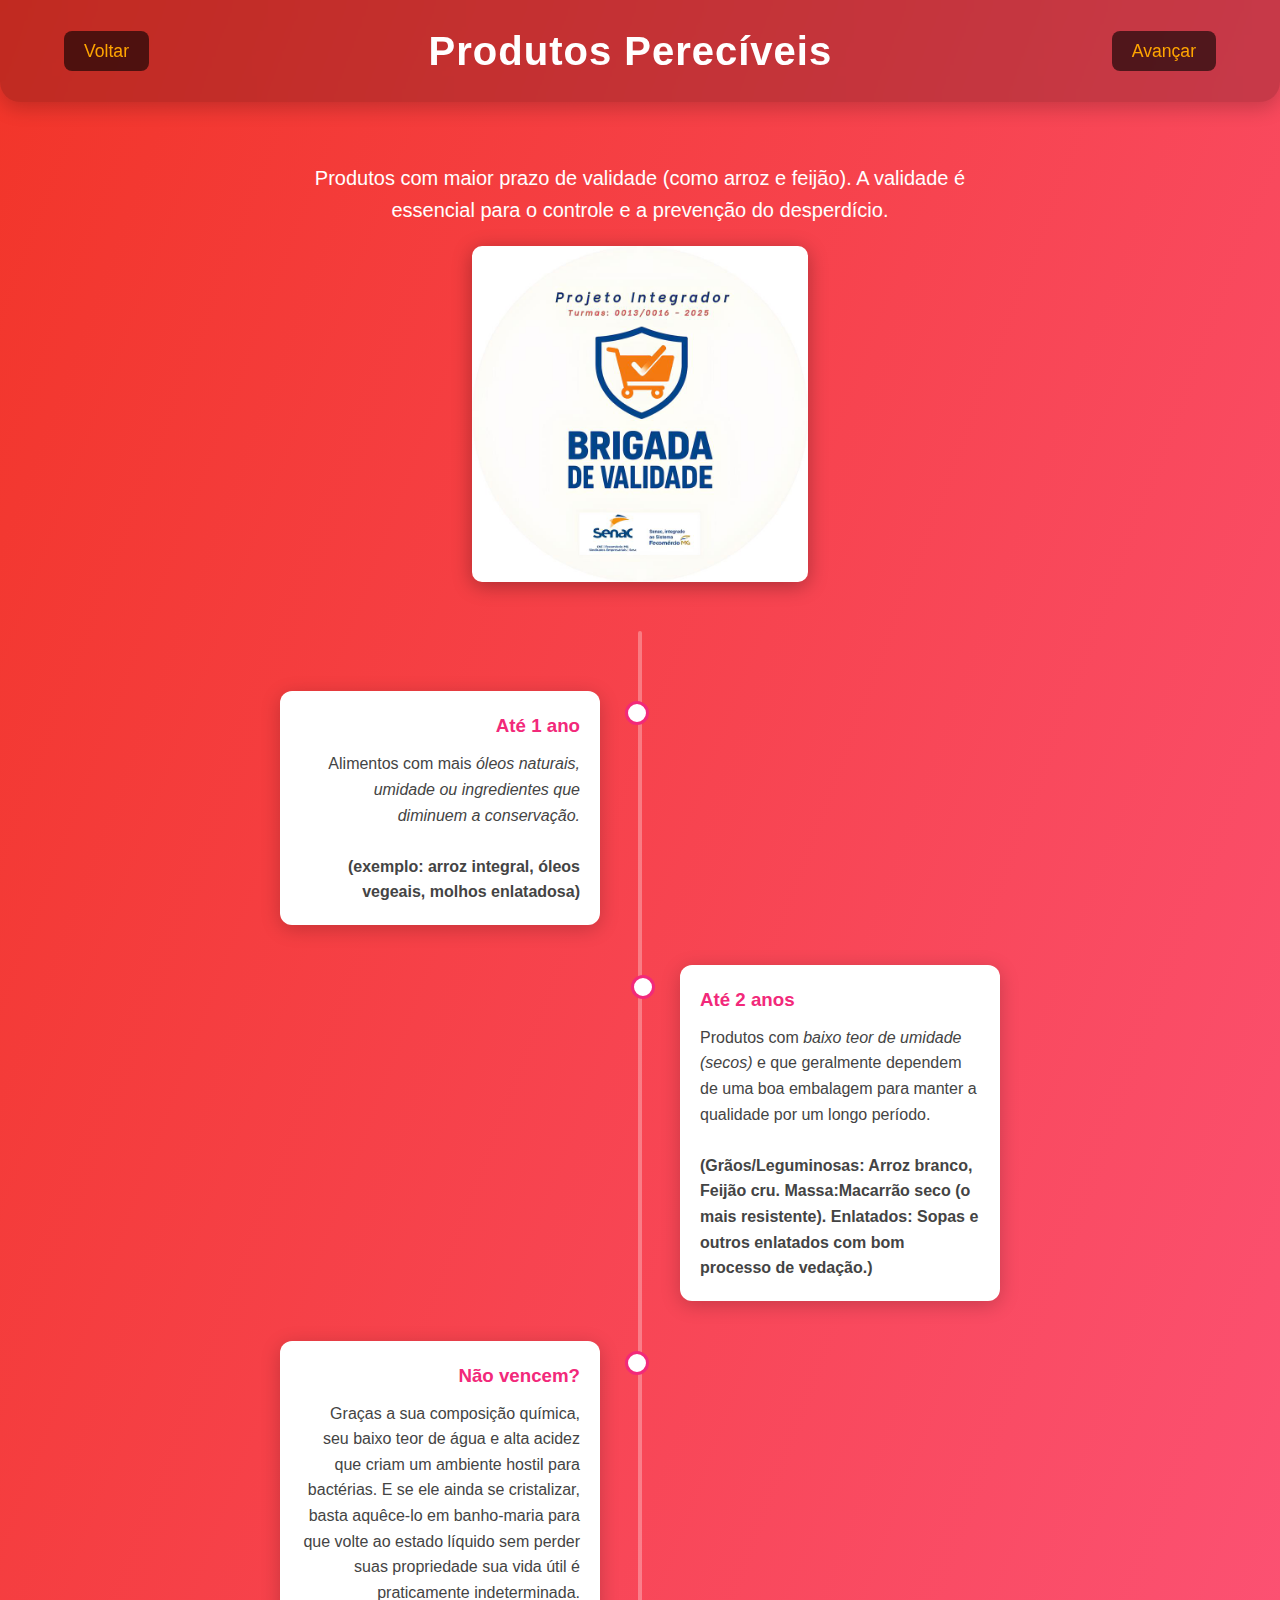
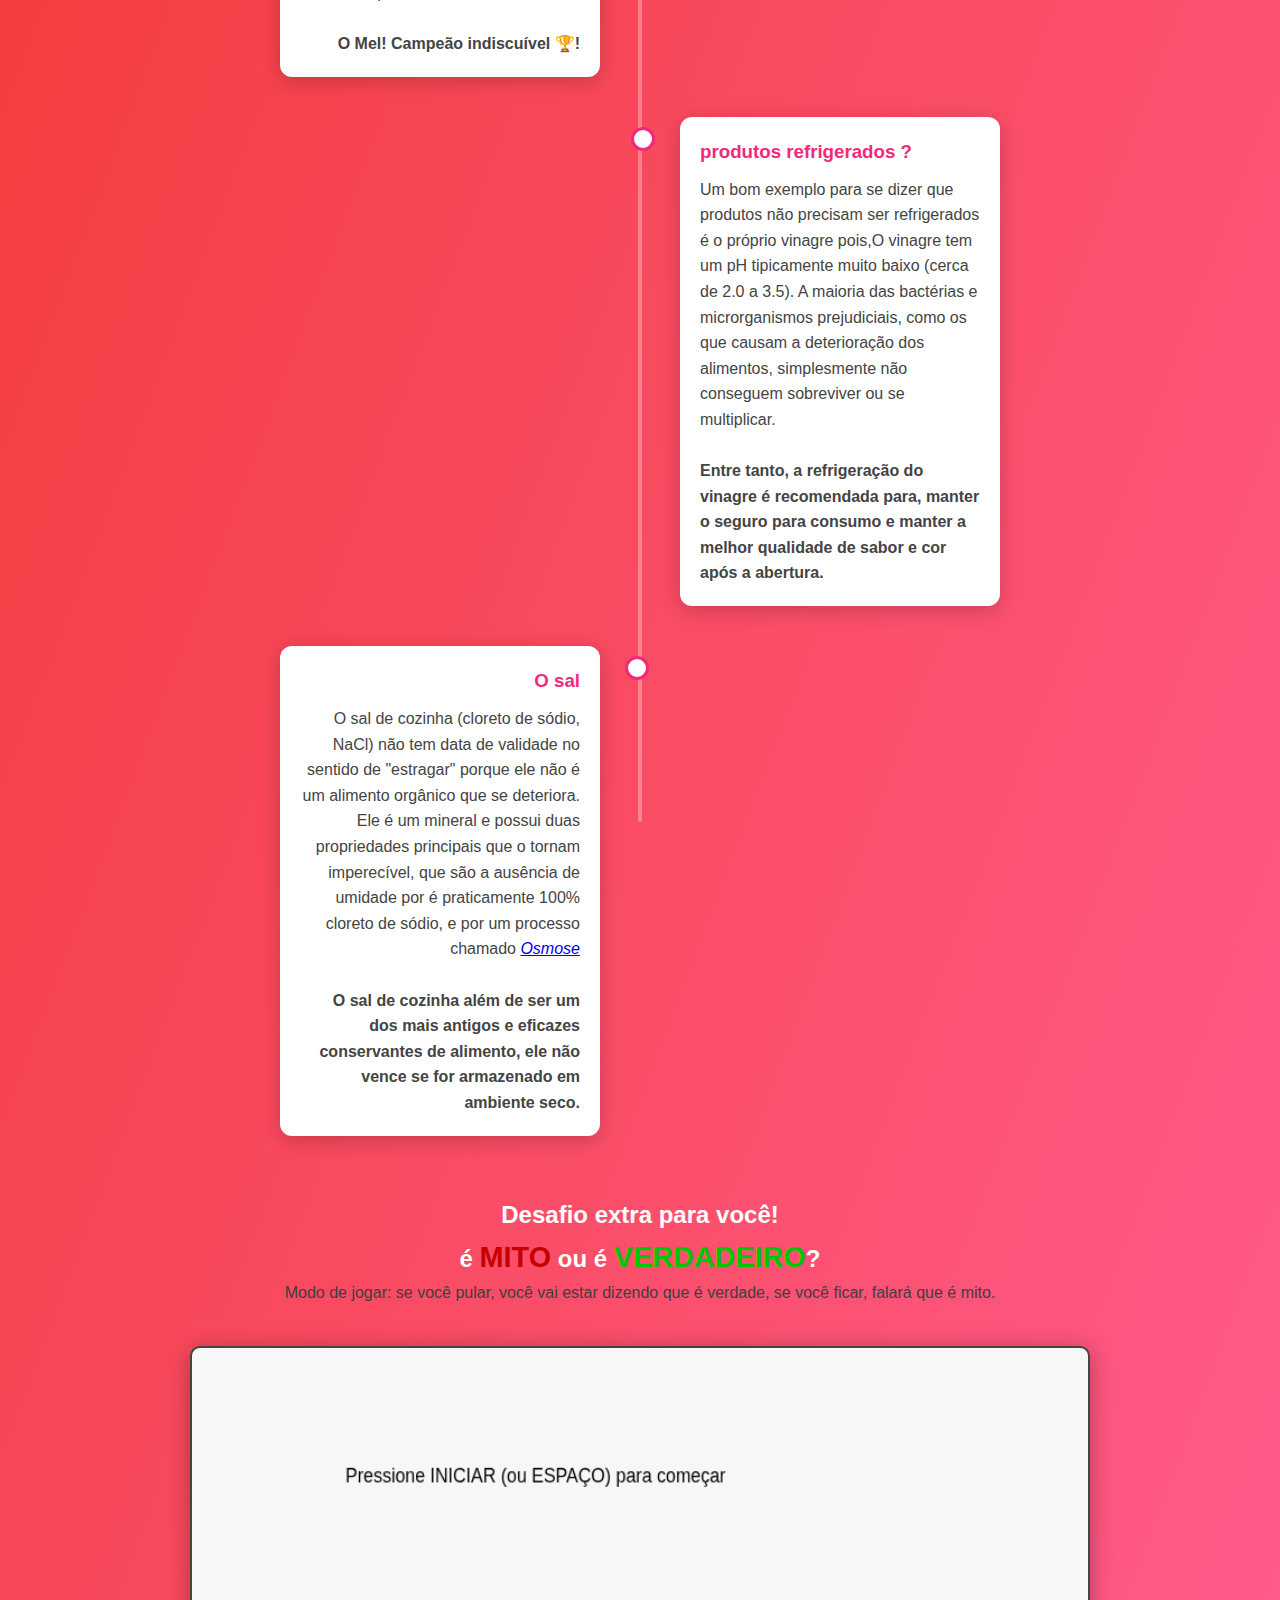
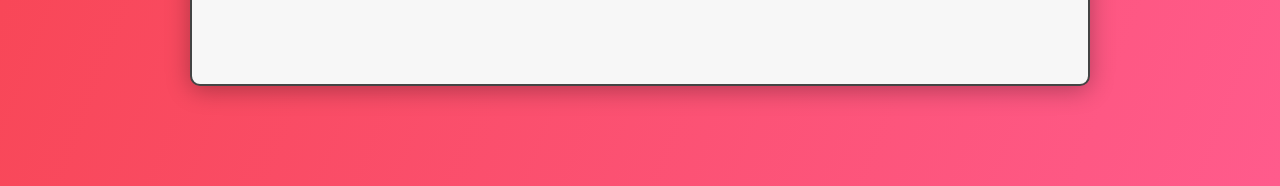
<file: página1.html>
<!DOCTYPE html>
<html lang="pt-BR">

<head>
    <meta charset="UTF-8" />
    <meta name="viewport" content="width=device-width, initial-scale=1.0" />
    <link rel="icon" href="../img/sacola.jpg" type="img/jpg">
    <title>Brigada de Validade</title>
    <link rel="stylesheet" href="../css/página1.css" />
</head>

<body>
    <header>
        <div class="left">
            <a href="../html/pagina2.html">Voltar</a>
        </div>

        <h1>Produtos Perecíveis</h1>

        <div class="right">
            <a href="../html/pagina3.html">Avançar</a>
        </div>
    </header>

    <div class="introducao">
        <p>
            Produtos com maior prazo de validade (como arroz e feijão). A validade é
            essencial para o controle e a prevenção do desperdício.
        </p>
        <img src="../img/sacola.jpg" alt="Imagem ilustrativa" />
    </div>

    <div class="timeline">
        <div class="line"></div>
        <div class="line-progress"></div>

        <div class="timeline-item">
            <div class="content">
                <h3>Até 1 ano</h3>
                <p>
                    Alimentos com mais
                    <i>
                        óleos naturais, umidade ou ingredientes que diminuem a
                        conservação. </i><br>
                    <br>
                    <strong>(exemplo: arroz integral, óleos vegeais, molhos
                        enlatadosa)</strong>
                </p>
            </div>
        </div>

        <div class="timeline-item">
            <div class="content">
                <h3>Até 2 anos</h3>
                <p>
                    Produtos com <i>baixo teor de umidade (secos)</i> e que geralmente
                    dependem de uma boa embalagem para manter a qualidade por um longo
                    período.
                    <br>
                    <br>
                    <strong>(Grãos/Leguminosas: Arroz branco, Feijão cru. Massa:Macarrão seco
                        (o mais resistente). Enlatados: Sopas e outros enlatados com bom
                        processo de vedação.)</strong>
                </p>
            </div>
        </div>

        <div class="timeline-item">
            <div class="content">
                <h3>Não vencem?</h3>
                <p>
                    Graças a sua composição química, seu baixo teor de água e alta acidez que criam um ambiente hostil
                    para bactérias. E se ele ainda se cristalizar, basta aquêce-lo em banho-maria para que volte ao
                    estado líquido sem perder suas propriedade sua vida útil é praticamente indeterminada.
                    <br>
                    <br>
                    <strong>
                        O Mel! Campeão indiscuível 🏆!
                    </strong>
                </p>
            </div>
        </div>

        <div class="timeline-item">
            <div class="content">
                <h3>produtos refrigerados ?</h3>
                <p>
                    Um bom exemplo para se dizer que produtos não precisam ser refrigerados é o próprio vinagre pois,O
                    vinagre tem um pH tipicamente muito baixo (cerca de 2.0 a 3.5). A maioria das bactérias e
                    microrganismos prejudiciais, como os que causam a deterioração dos alimentos, simplesmente não
                    conseguem sobreviver ou se multiplicar.
                    <br>
                    <br>
                    <strong>
                        Entre tanto, a refrigeração do vinagre é recomendada para, manter o seguro para consumo e manter
                        a melhor qualidade de sabor e cor após a abertura.
                    </strong>
                </p>
            </div>
        </div>

        <div class="timeline-item">
            <div class="content">
                <h3>O sal</h3>
                <p>
                    O sal de cozinha (cloreto de sódio, NaCl) não tem data de validade no sentido de "estragar" porque ele não é um alimento orgânico que se deteriora. Ele é um mineral e possui duas propriedades principais que o tornam imperecível, que são a ausência de umidade por é praticamente 100% cloreto de sódio, e por um processo chamado <i><a href="https://pt.wikipedia.org/wiki/Osmose">Osmose</a></i>
                    <br>
                    <br>
                    <strong>
                        O sal de cozinha além de ser um dos mais antigos e eficazes conservantes de alimento, ele não vence se for armazenado em ambiente seco.
                    </strong>
                </p>
            </div>
        </div>

        <div class="extras">
            <h2>Desafio extra para você!<br>
                é <span class="mito">MITO</span> ou é <span class="verdade">VERDADEIRO</span>?</h2>

                <p>Modo de jogar: se você pular, você vai estar dizendo que é verdade, se você ficar, falará que é mito.</p>
        </div>

        <section id="quiz-jogo">
            <canvas id="gameCanvas" width="800" height="300"></canvas>

            <div id="mobileControls">
                <button id="startButton">Iniciar</button>
                <div class="control-buttons">
                    <button id="falseBtn">Ficar</button>
                    <button id="trueBtn">Pular</button>
                </div>
            </div>
        </section>
        <script src="../Js/pagina1.js"></script>
</body>

</html>
</file>
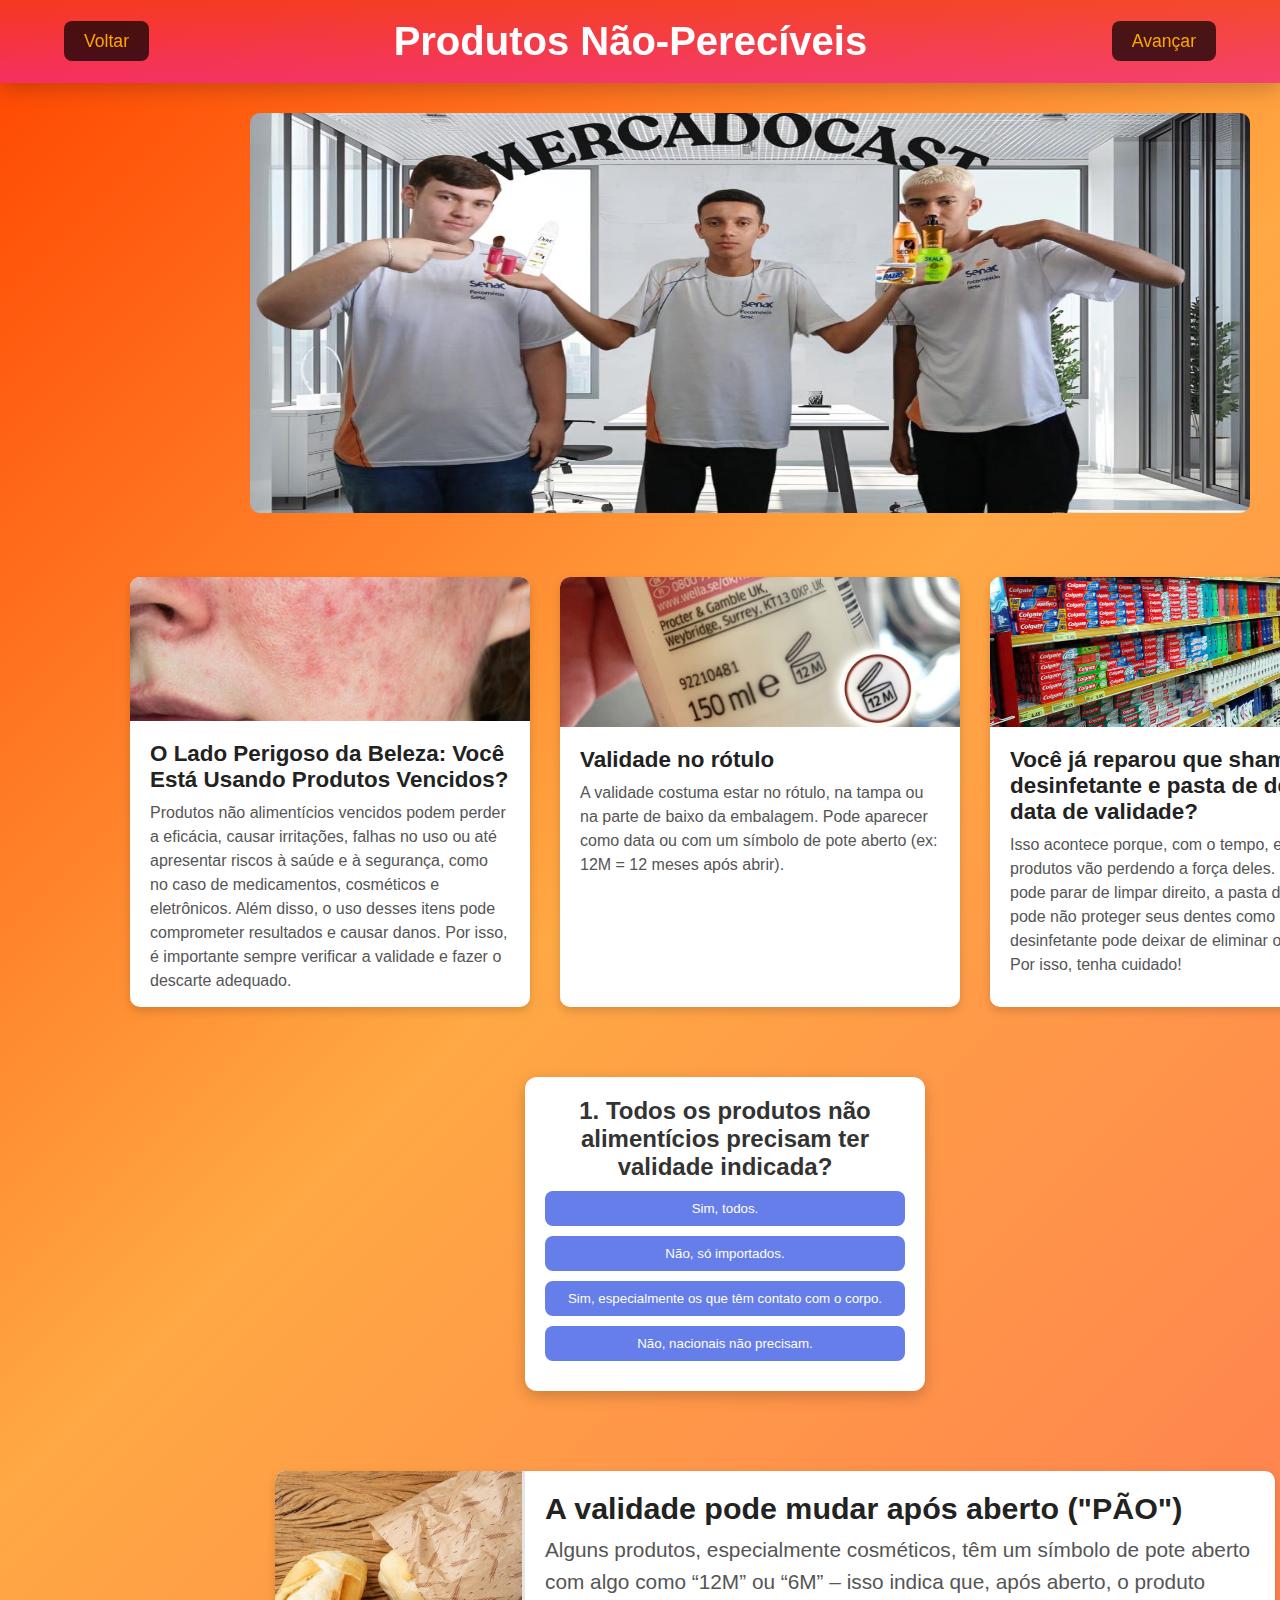
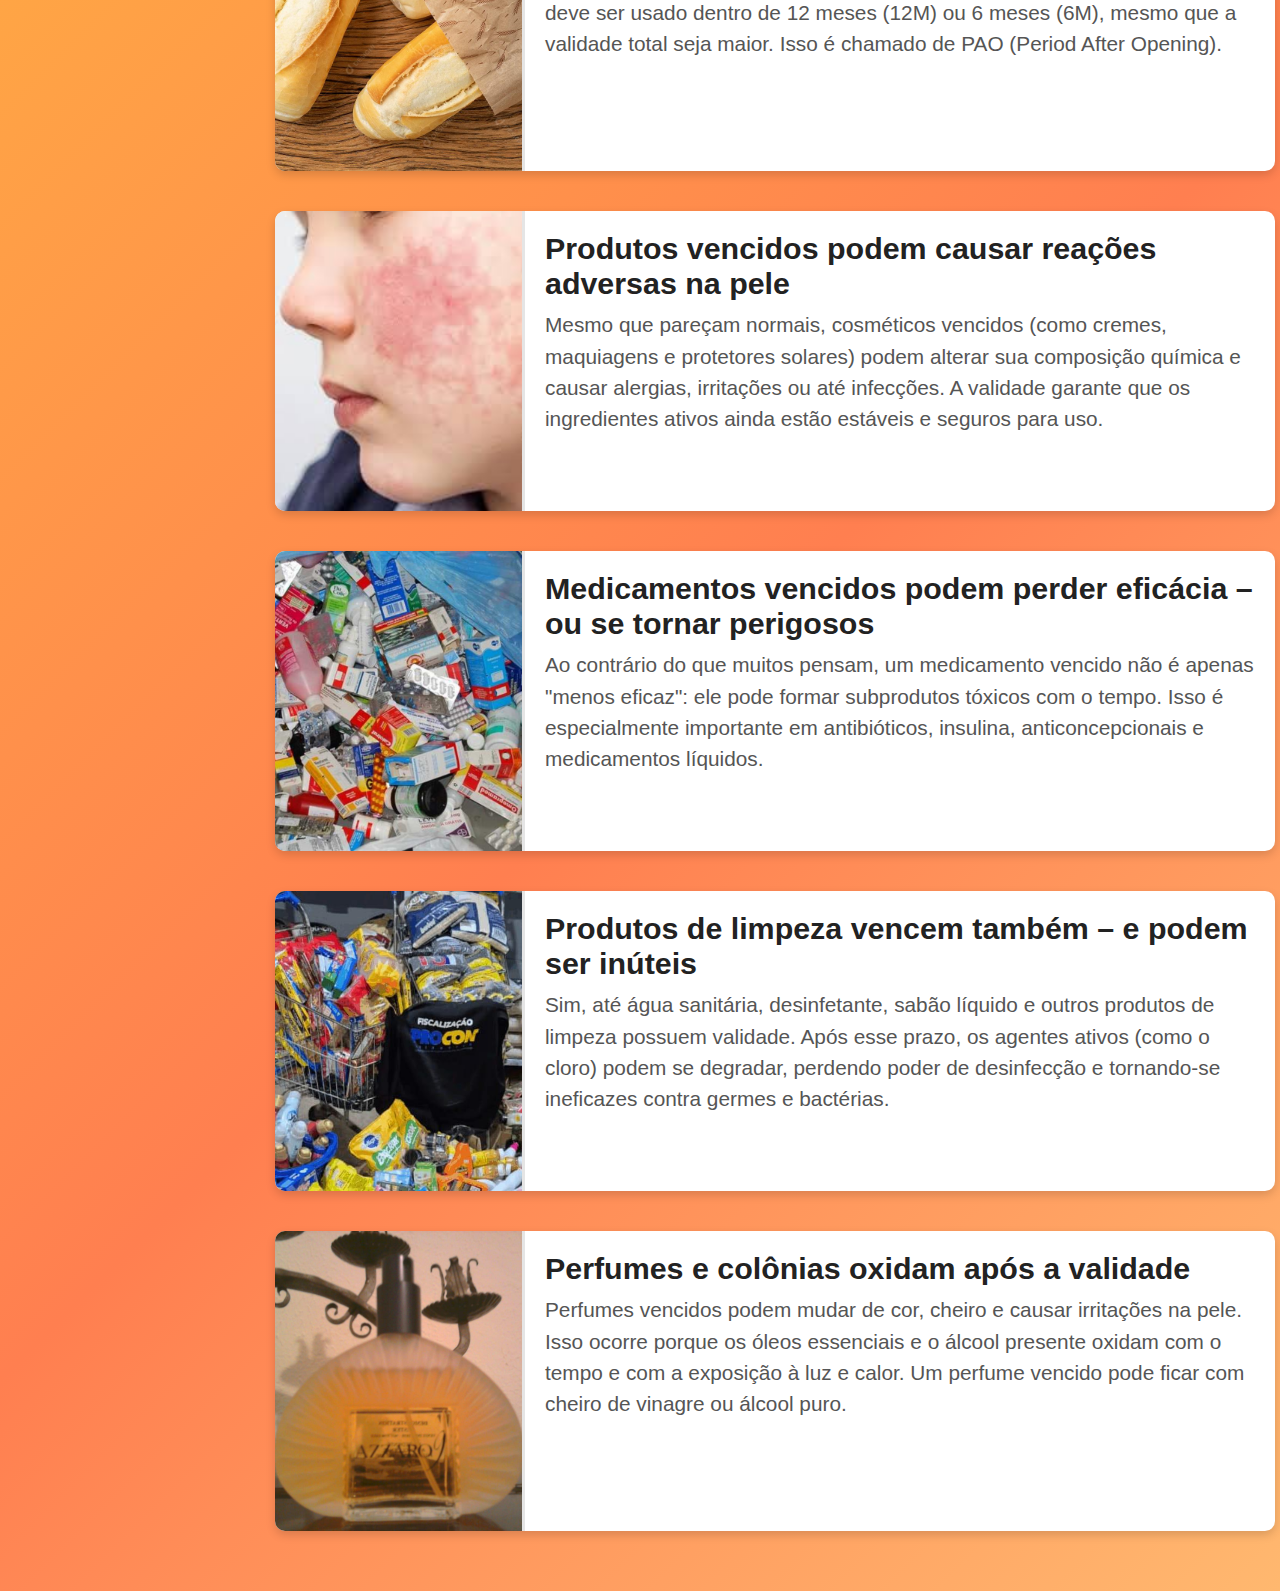
<file: html/pagina2.html>
<!DOCTYPE html>
<html lang="en">
<head>
    <meta charset="UTF-8">
    <meta name="viewport" content="width=device-width, initial-scale=1.0">
    <link rel="icon" href="../img/sacola.jpg" type="img/jpg">
    <title>Brigada de Validade</title>
    <link rel="stylesheet" href="../css/pagina2.css">
</head>
<body>

    <header>
        <div class="left">
            <a href="../html/index.html">Voltar</a>
        </div>

        <h1>Produtos Não-Perecíveis</h1>

        <div class="right">
            <a href="../html/página1.html">Avançar</a>
        </div>
    </header>

    <a href="https://youtu.be/NBN8cOd_80Y?si=kdwtGz1VkYktXXZD" target="_blank">
        <img src="../img/Mídia (3).jpg" alt="Capa do vídeo" class="video-capa">
    </a>

    <div class="cards">
        <div class="card">
            <img src="../img/1000081373.jpg" alt="Imagem 1">
            <div class="card-content">
                <h3>O Lado Perigoso da Beleza: Você Está Usando
                    Produtos Vencidos?</h3>
                <p> Produtos não alimentícios vencidos podem perder a eficácia, causar irritações,
                    falhas no uso ou até apresentar riscos à saúde e à segurança, como no caso de
                    medicamentos, cosméticos e eletrônicos. Além disso, o uso desses itens pode
                    comprometer resultados e causar danos. Por isso, é importante sempre
                    verificar a validade e fazer o descarte adequado.</p>
            </div>
        </div>

        <div class="card">
            <img src="../img/1000081376.jpg" alt="Imagem 3">
            <div class="card-content">
                <h3>Validade no rótulo</h3>
                <p>A validade costuma estar no rótulo, na tampa ou na parte de baixo da
                    embalagem. Pode aparecer como data ou com um símbolo de pote
                    aberto (ex: 12M = 12 meses após abrir).</p>
            </div>
        </div>

        <div class="card">
            <img src="../img/1000081374.jpg" alt="Imagem 2">
            <div class="card-content">
                <h3>Você já reparou que shampoo, desinfetante e
                    pasta de dente têm
                    data de validade?</h3>
                <p>Isso acontece porque, com o tempo, esses produtos vão perdendo a
                    força deles. O shampoo pode parar de limpar direito, a pasta de
                    dente pode não proteger seus dentes como antes, e o desinfetante
                    pode deixar de eliminar os germes. Por isso, tenha cuidado!</p>
            </div>
        </div>
    </div>

    <div class="quiz-container">
        <h2 id="question">Carregando pergunta...</h2>
        <div id="answers"></div>
        <button id="next-btn">Próxima</button>
    </div>

    <div class="container">

        <div class="cardcuriosidade">
            <img src="../img/shared image.jpg" alt="">
            <div class="card-contentde">
                <h3>A validade pode mudar após aberto ("PÃO")</h3>
                <p>Alguns produtos, especialmente cosméticos, têm um símbolo de pote aberto com algo como “12M” ou “6M”
                    – isso indica que, após aberto, o produto deve ser usado dentro de 12 meses (12M) ou 6 meses (6M),
                    mesmo que a validade total seja maior. Isso é chamado de PAO (Period After Opening).</p>
            </div>
        </div>

        <div class="cardcuriosidade">
            <img src="../img/shared image (4).jpg" alt="">
            <div class="card-contentde">
                <h3>Produtos vencidos podem causar reações adversas na pele</h3>
                <p>Mesmo que pareçam normais, cosméticos vencidos (como cremes, maquiagens e protetores solares) podem
                    alterar sua composição química e causar alergias, irritações ou até infecções. A validade garante
                    que os ingredientes ativos ainda estão estáveis e seguros para uso.</p>
            </div>
        </div>

        <div class="cardcuriosidade">
            <img src="../img/shared image (1).jpg" alt="">
            <div class="card-contentde">
                <h3>Medicamentos vencidos podem perder eficácia – ou se tornar perigosos</h3>
                <p>Ao contrário do que muitos pensam, um medicamento vencido não é apenas "menos eficaz": ele pode
                    formar subprodutos tóxicos com o tempo. Isso é especialmente importante em antibióticos, insulina,
                    anticoncepcionais e medicamentos líquidos.</p>
            </div>
        </div>

        <div class="cardcuriosidade">
            <img src="../img/shared image (3).jpg" alt="">
            <div class="card-contentde">
                <h3>Produtos de limpeza vencem também – e podem ser inúteis</h3>
                <p>Sim, até água sanitária, desinfetante, sabão líquido e outros produtos de limpeza possuem validade.
                    Após esse prazo, os agentes ativos (como o cloro) podem se degradar, perdendo poder de desinfecção e
                    tornando-se ineficazes contra germes e bactérias.</p>
            </div>
        </div>

        <div class="cardcuriosidade">
            <img src="../img/shared image (2).jpg" alt="">
            <div class="card-contentde">
                <h3>Perfumes e colônias oxidam após a validade</h3>
                <p>Perfumes vencidos podem mudar de cor, cheiro e causar irritações na pele. Isso ocorre porque os óleos
                    essenciais e o álcool presente oxidam com o tempo e com a exposição à luz e calor. Um perfume
                    vencido pode ficar com cheiro de vinagre ou álcool puro.</p>
            </div>
        </div>

    </div>
</body>

<script src="../Js/pagina2.js"></script>

</html>
</file>
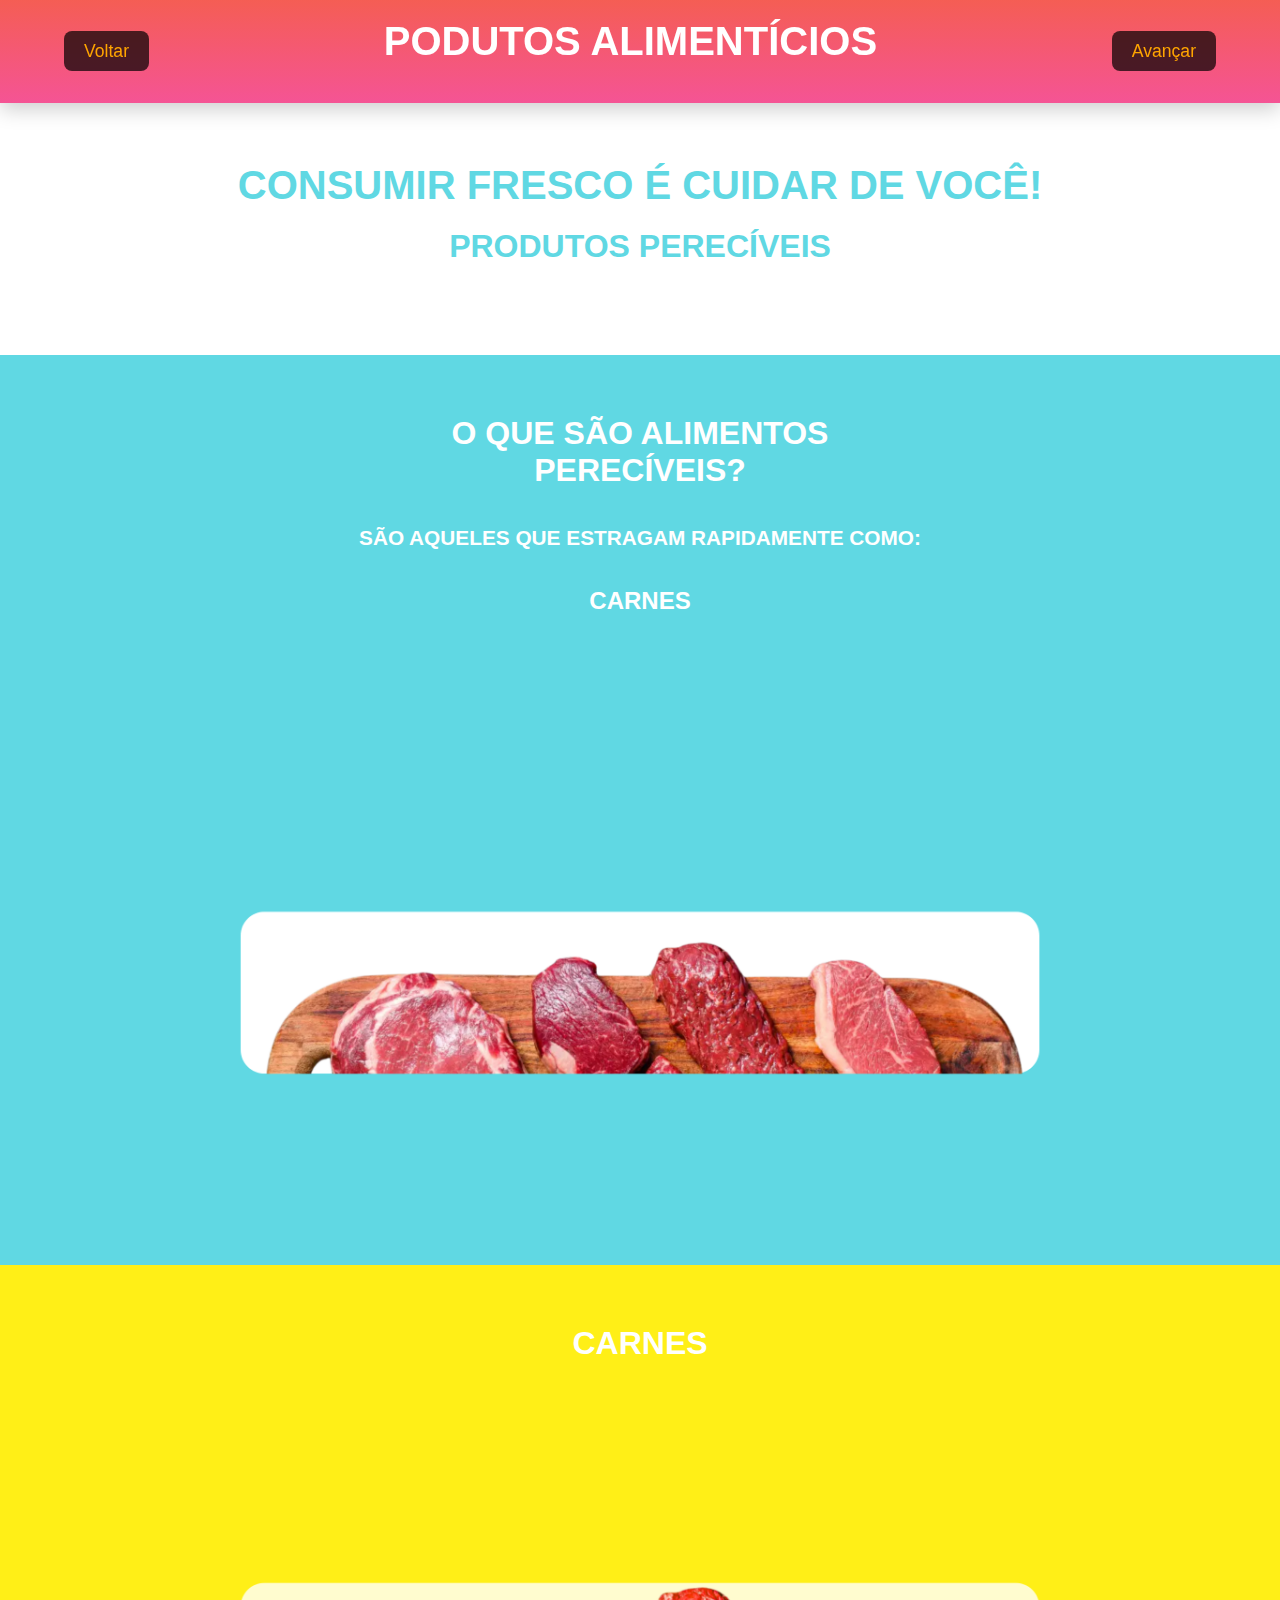
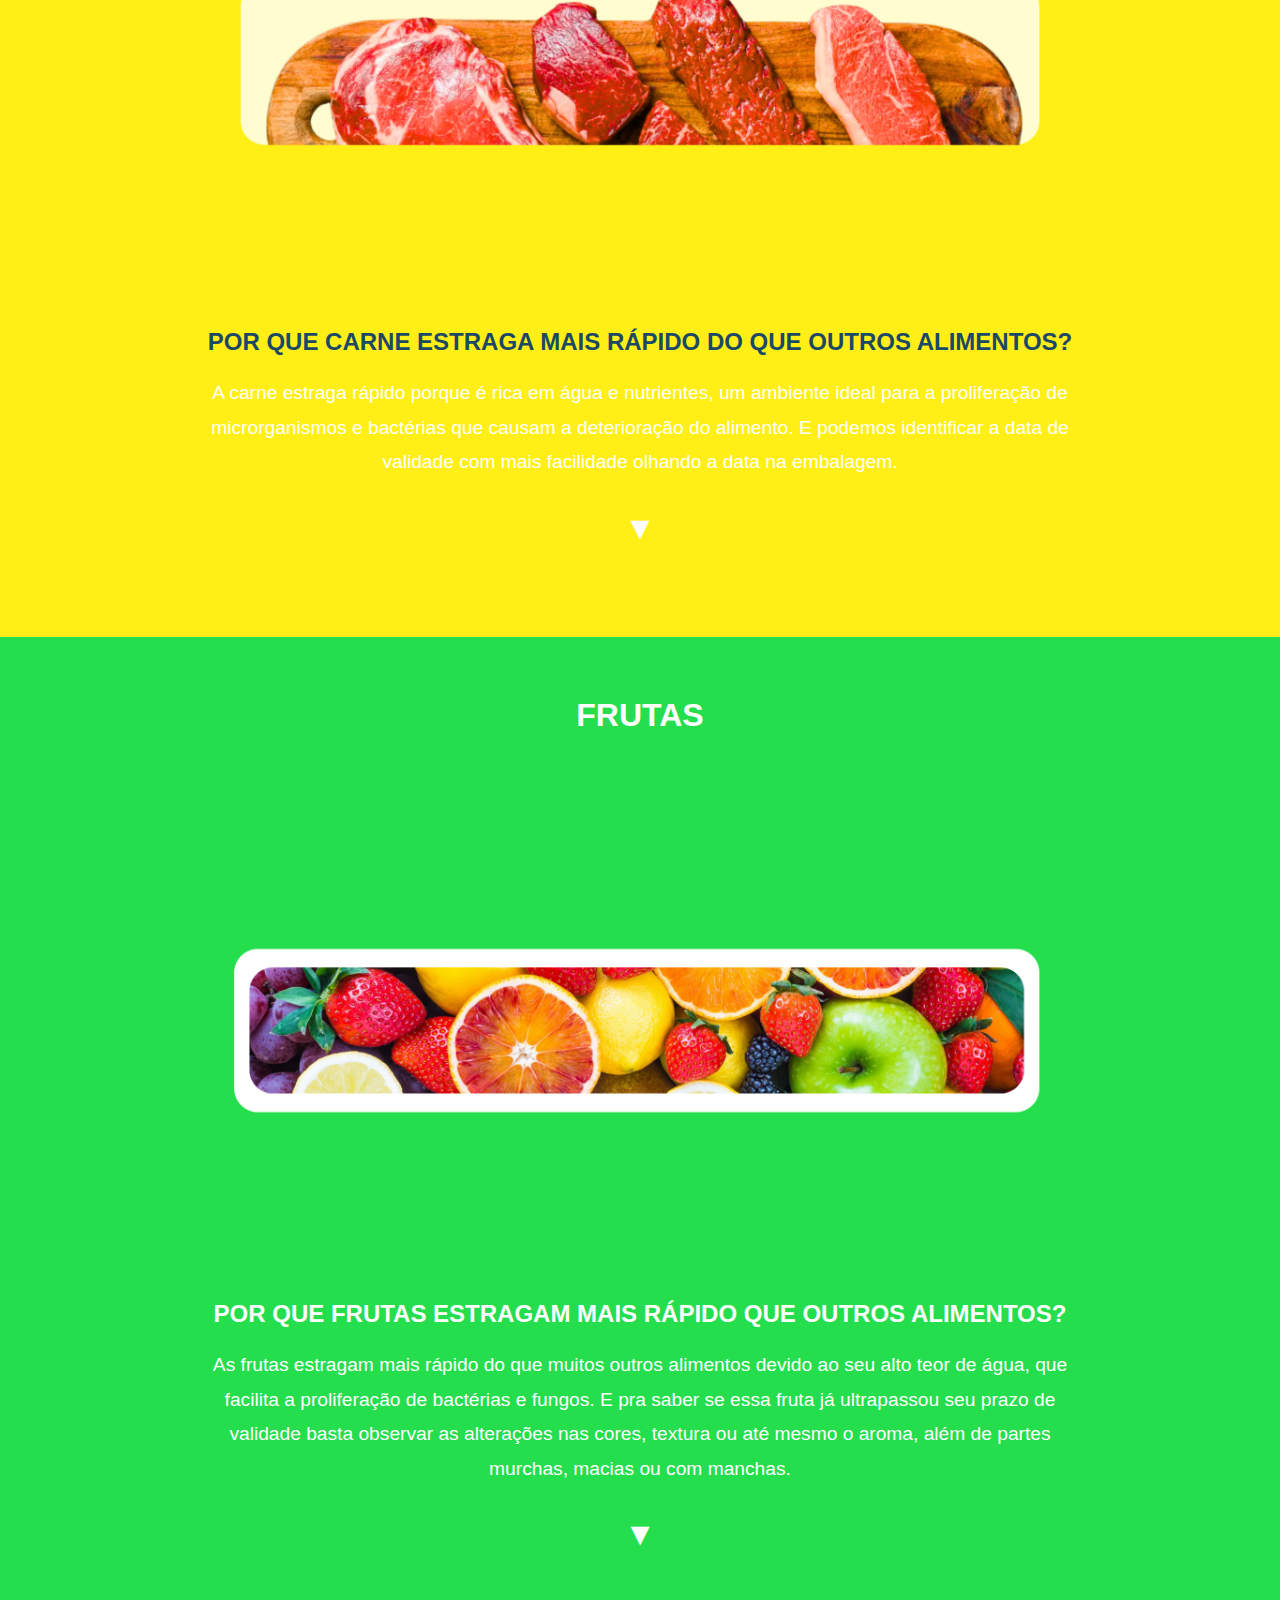
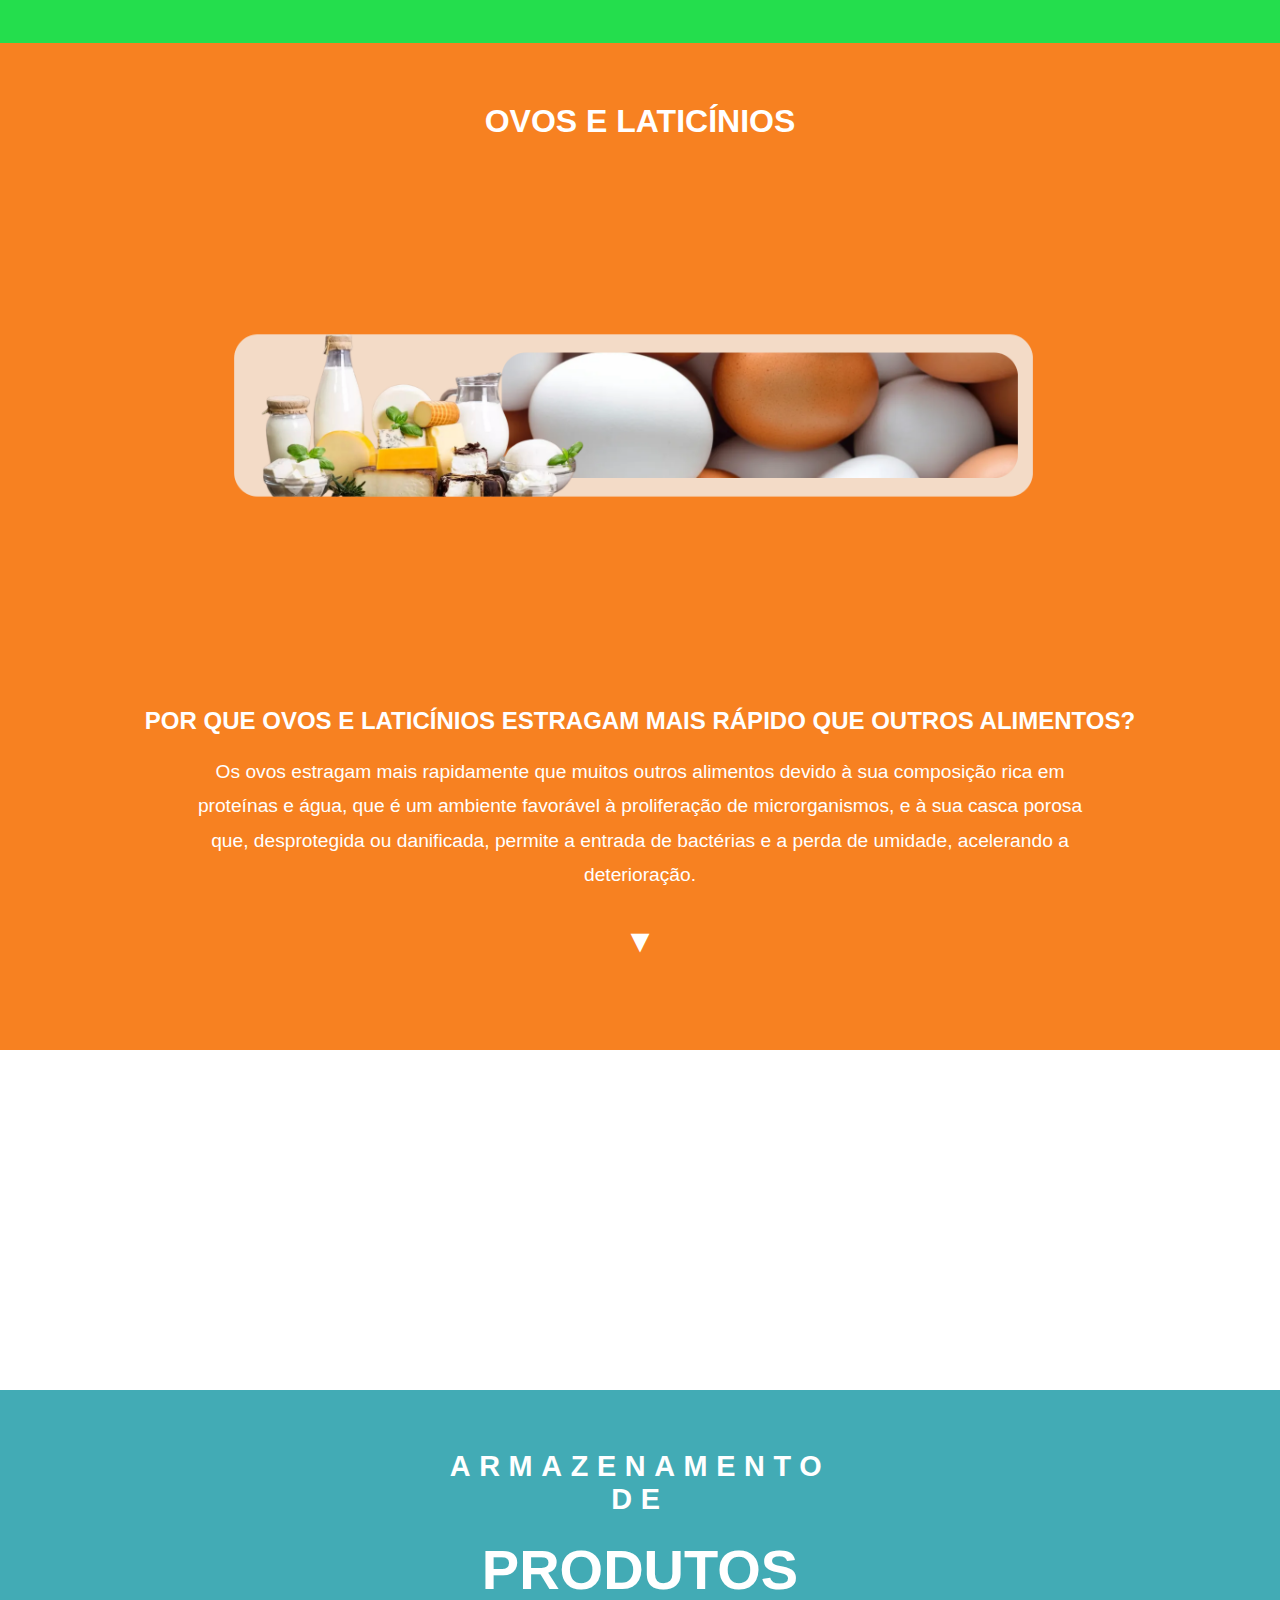
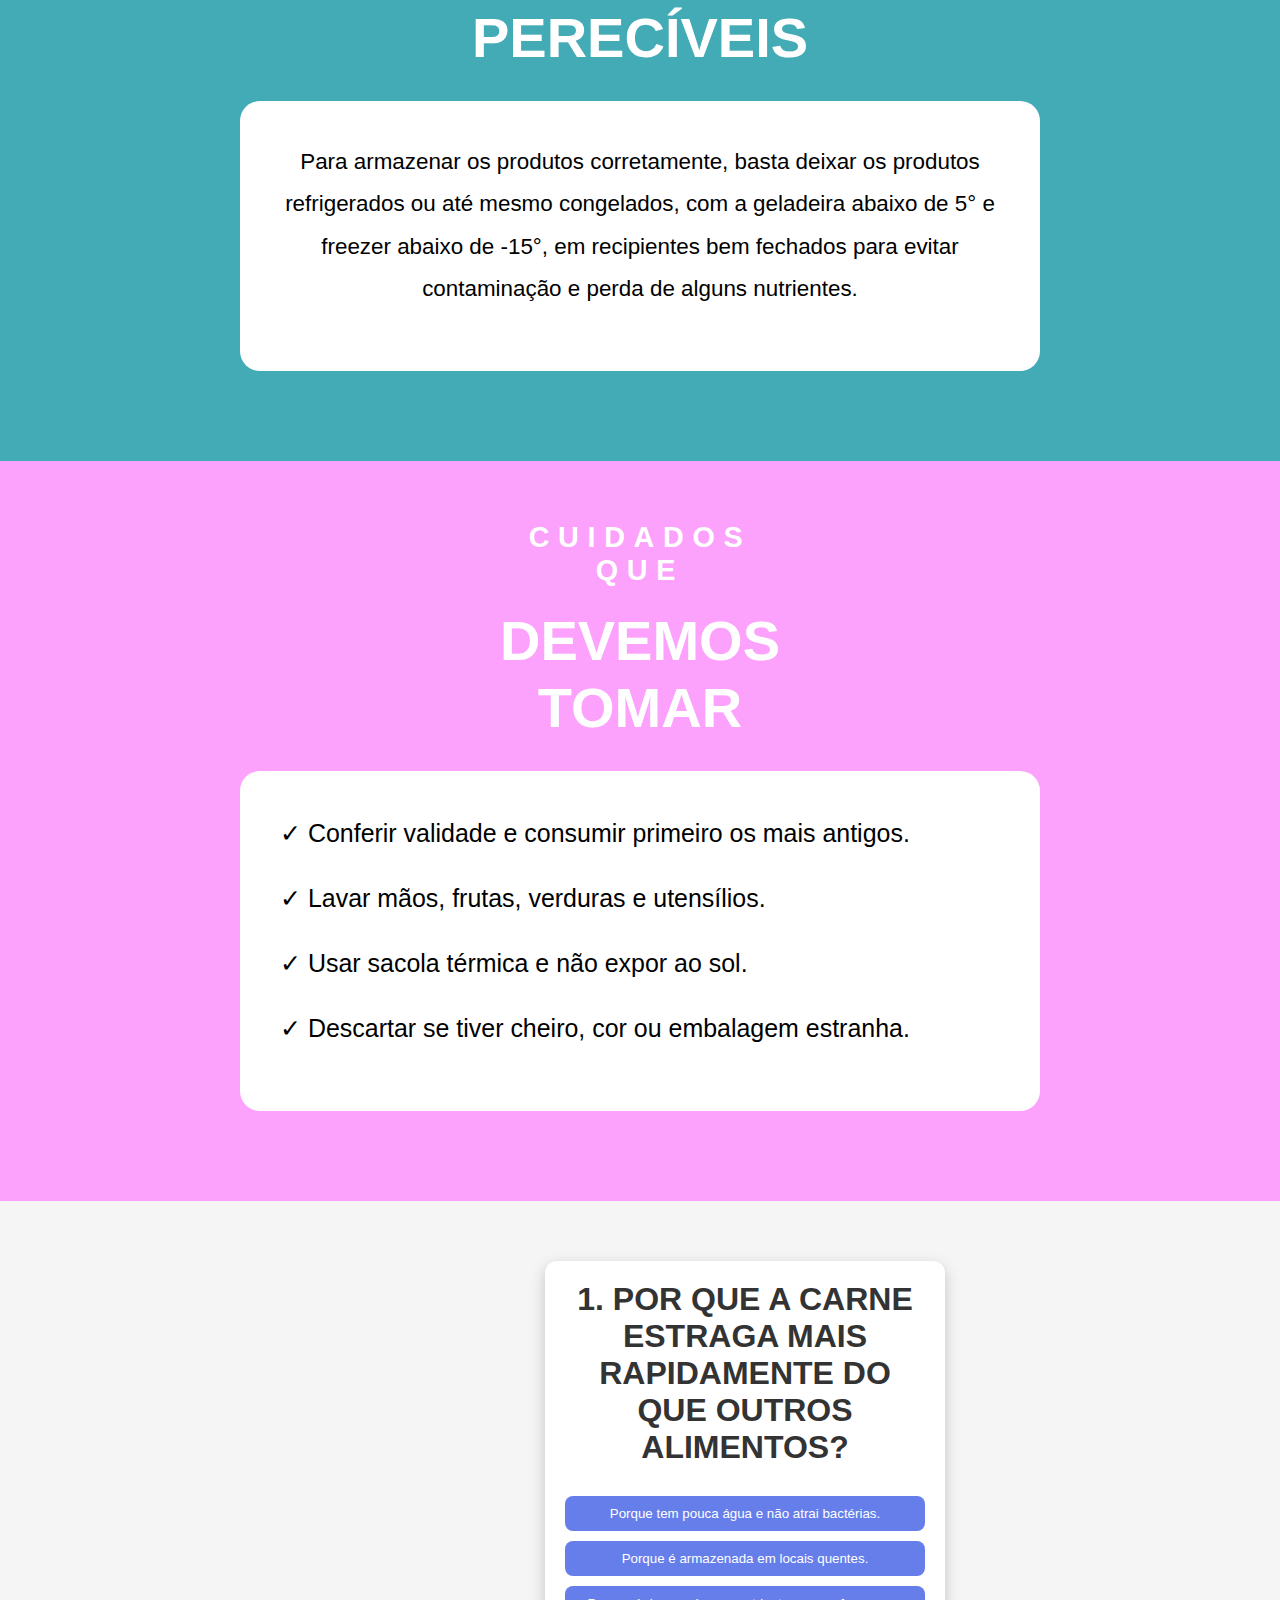
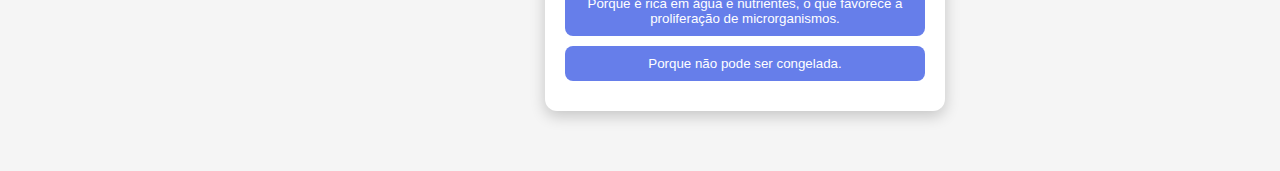
<file: html/pagina3.html>
<!DOCTYPE html>
<html lang="pt-BR">

<head>
    <meta charset="UTF-8">
    <meta name="viewport" content="width=device-width, initial-scale=1.0">
    <link rel="icon" href="../img/sacola.jpg" type="img/jpg">
    <title>Produtos Perecíveis</title>
    <link rel="stylesheet" href="../css/pagina3.css">
</head>

<body>
    <header>
        <div class="left">
            <a href="../html/página1.html">Voltar</a>
        </div>

        <h1>Podutos Alimentícios</h1>

        <div class="right">
            <a href="../html/index.html">Avançar</a>
        </div>
    </header>

    <section class="secao-hero">
        <h1>CONSUMIR FRESCO É CUIDAR DE VOCÊ!</h1>
        <h2>PRODUTOS PERECÍVEIS</h2>
    </section>

    <section class="secao-intro-pereciveis">
        <h2>O QUE SÃO ALIMENTOS<br>PERECÍVEIS?</h2>
        <p class="destaque">SÃO AQUELES QUE ESTRAGAM RAPIDAMENTE COMO:</p>
        <h3>CARNES</h3>
        <img src="../img/DuoCode (3).png" alt="Carnes" class="img-carnes-azul">
    </section>

    <section class="secao-carnes-info">
        <h2 class="laranja-texto">CARNES</h2>
        <img src="../img/DuoCode (2) (1).png" alt="Carnes" class="img-carnes-branco">
        <h3 class="azul-texto">POR QUE CARNE ESTRAGA MAIS RÁPIDO DO QUE OUTROS ALIMENTOS?</h3>
        <p>A carne estraga rápido porque é rica em água e nutrientes, um ambiente ideal para a proliferação de
            microrganismos e bactérias que causam a deterioração do alimento. E podemos identificar a data de validade
            com mais facilidade olhando a data na embalagem.</p>

        <button class="btn-expandir btn-expandir-escuro" onclick="toggleConteudo('carnes')">
            <span class="seta seta-escura" id="seta-carnes">▼</span>
        </button>

        <div class="conteudo-expansivel" id="carnes">
            <div class="lista">
                <p><strong>Congelamento:</strong> Embale bem a carne e congele. Ideal para longos períodos (meses).</p>
                <p><strong>Refrigeração:</strong> Armazene a carne na geladeira por 1 a 3 dias, em embalagem hermética.
                </p>
                <p><strong>Desidratação:</strong> Retire a umidade da carne e armazene em local fresco. Boa para carne
                    seca (jerky).</p>
                <p><strong>Cura com sal:</strong> Use sal ou salmoura para preservar a carne. Comum para bacon e
                    presunto.</p>
                <p><strong>Defumação:</strong> Exponha a carne à fumaça para conservar e dar sabor. Pode ser refrigerada
                    ou congelada depois.</p>
                <p><strong>Marinado (óleo ou vinagre):</strong> Carne cozida pode ser preservada em óleo ou vinagre, em
                    conserva.</p>
                <p><strong>Sous-vide:</strong> Cozinhe a carne a baixa temperatura, depois armazene na geladeira ou
                    congele.</p>
                <p><strong>Evitar luz e ar:</strong> Mantenha a carne em ambientes escuros e bem embalados para evitar a
                    deterioração.</p>
            </div>
        </div>
    </section>

    <section class="secao-frutas">
        <h2>FRUTAS</h2>
        <img src="../img/DuoCode (1).png" alt="Frutas" class="img-frutas">
        <h3>POR QUE FRUTAS ESTRAGAM MAIS RÁPIDO QUE OUTROS ALIMENTOS?</h3>
        <p>As frutas estragam mais rápido do que muitos outros alimentos devido ao seu alto teor de água, que facilita a
            proliferação de bactérias e fungos. E pra saber se essa fruta já ultrapassou seu prazo de validade basta
            observar as alterações nas cores, textura ou até mesmo o aroma, além de partes murchas, macias ou com
            manchas.</p>

        <button class="btn-expandir" onclick="toggleConteudo('frutas')">
            <span class="seta" id="seta-frutas">▼</span>
        </button>

        <div class="conteudo-expansivel" id="frutas">
            <div class="caixa">
                <div class="lista">
                    <p><strong>Armazenamento correto:</strong><br>Frutas climatéricas (como maçã, banana) fora da
                        geladeira até amadurecerem, depois refrigerar.<br>Frutas não climatéricas (como morango,
                        melancia) direto na geladeira.</p>
                    <p><strong>Conservantes naturais:</strong><br>Use vinagre diluído para higienizar (ex:
                        morangos).<br>Sal ou cúrcuma ajudam a conservar algumas frutas.</p>
                    <p><strong>Desidratação:</strong><br>Secar frutas como maçãs, bananas e morangos para prolongar a
                        durabilidade.</p>
                    <p><strong>Congelamento:</strong><br>Frutas como morango, banana, manga e abacaxi podem ser
                        congeladas. Prefira cortar em pedaços pequenos e, se necessário, use limão para evitar
                        escurecimento para armazenar por meses.</p>
                </div>
            </div>
        </div>
    </section>

    <section class="secao-ovos-laticinios">
        <h2>OVOS E LATICÍNIOS</h2>
        <img src="../img/DuoCode.png" alt="Ovos e Laticínios" class="img-ovos">
        <h3>POR QUE OVOS E LATICÍNIOS ESTRAGAM MAIS RÁPIDO QUE OUTROS ALIMENTOS?</h3>
        <p>Os ovos estragam mais rapidamente que muitos outros alimentos devido à sua composição rica em proteínas e
            água, que é um ambiente favorável à proliferação de microrganismos, e à sua casca porosa que, desprotegida
            ou danificada, permite a entrada de bactérias e a perda de umidade, acelerando a deterioração.</p>

        <button class="btn-expandir" onclick="toggleConteudo('ovos')">
            <span class="seta" id="seta-ovos">▼</span>
        </button>

        <div class="conteudo-expansivel" id="ovos">
            <div class="caixa">
                <p>Para manter ovos frescos e seguros, armazene-os na embalagem original na parte mais fria da
                    geladeira, longe da porta. Verifique a frescura chacoalhando o ovo ou colocando-o em água com sal.
                    Evite rachaduras na casca e lave as mãos ao manuseá-los para prevenir contaminações. É possível
                    congelar ovos, seguindo orientações adequadas.</p>
                <p>Essas práticas também ajudam na conservação de laticínios.</p>
            </div>
        </div>
    </section>

    <section class="secao-cuidados-titulo">
        <h2 class="espacado">ELES&nbsp;PRECISAM<br>DE</h2>
        <h1 class="grande">CUIDADOS<br>ESPECIAIS</h1>
    </section>

    <section class="secao-armazenamento">
        <h2 class="espacado">ARMAZENAMENTO<br>DE</h2>
        <h1 class="grande">PRODUTOS<br>PERECÍVEIS</h1>
        <div class="caixa caixa-grande">
            <p class="texto-grande">Para armazenar os produtos corretamente, basta deixar os produtos refrigerados ou
                até mesmo congelados, com a geladeira abaixo de 5° e freezer abaixo de -15°, em recipientes bem fechados
                para evitar contaminação e perda de alguns nutrientes.</p>
        </div>
    </section>

    <section class="secao-cuidados-lista">
        <h2 class="espacado">CUIDADOS<br>QUE</h2>
        <h1 class="grande">DEVEMOS<br>TOMAR</h1>
        <div class="caixa caixa-grande">
            <div class="lista lista-checks">
                <p>✓ Conferir validade e consumir primeiro os mais antigos.</p>
                <p>✓ Lavar mãos, frutas, verduras e utensílios.</p>
                <p>✓ Usar sacola térmica e não expor ao sol.</p>
                <p>✓ Descartar se tiver cheiro, cor ou embalagem estranha.</p>
            </div>
        </div>
    </section>

    <section class="secao-quiz">
        <div class="quiz-container">
            <h2 id="question">Carregando pergunta...</h2>
            <div id="answers"></div>
            <button id="next-btn">Próxima</button>
        </div>
    </section>

    <script src="../Js/pagina3.js"></script>

</body>

</html>
</file>
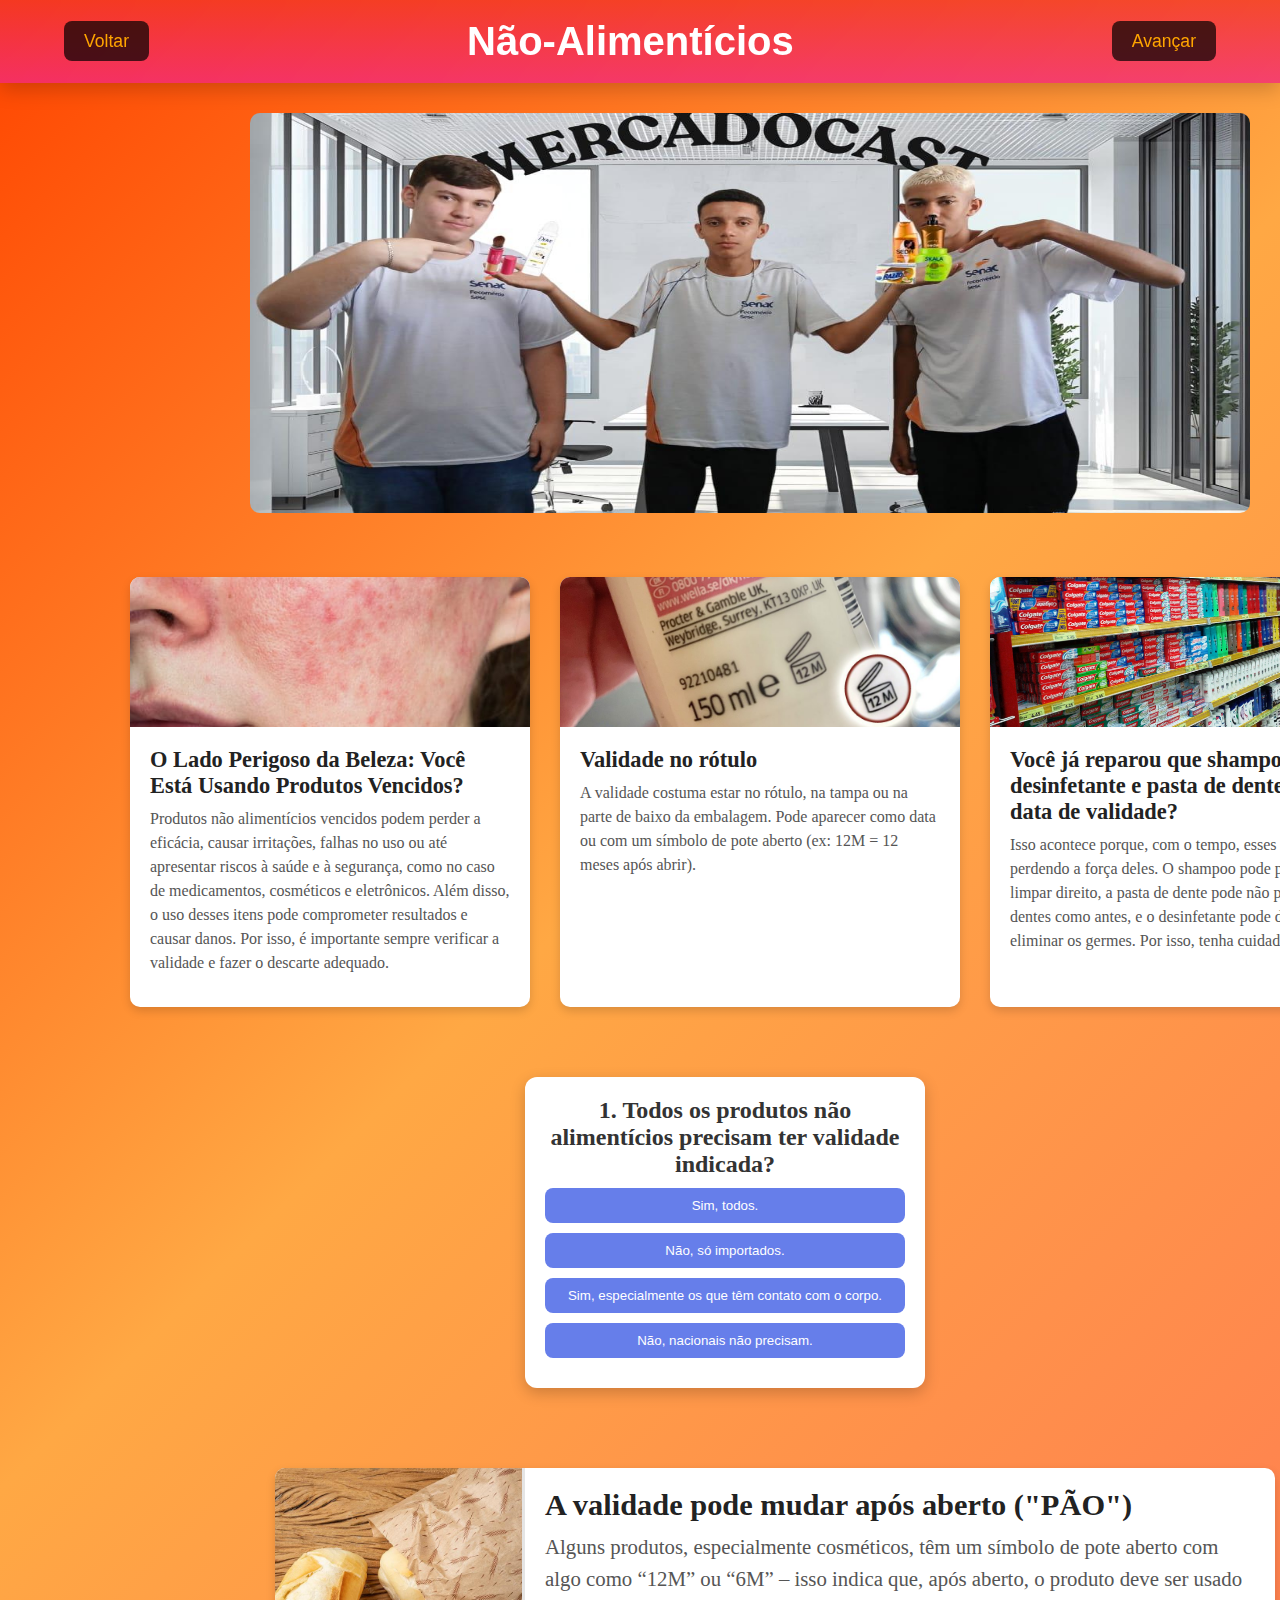
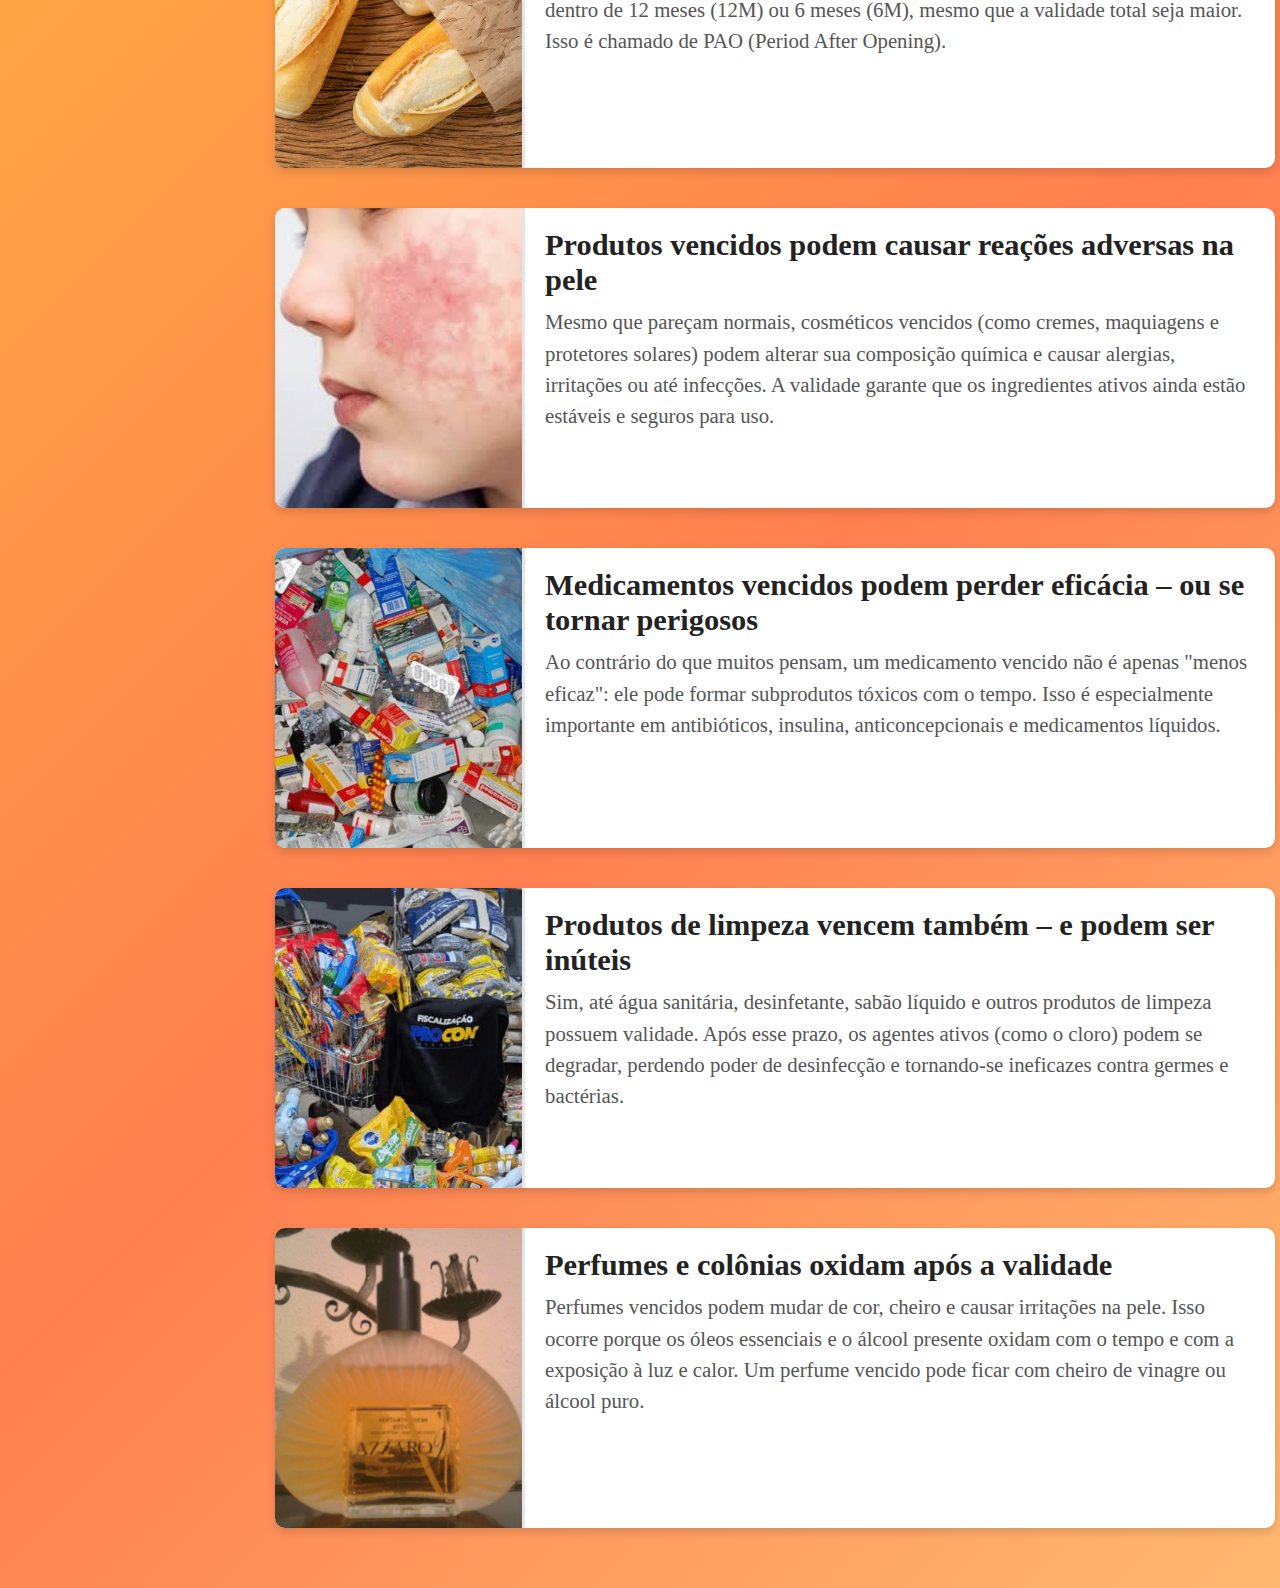
<file: brigada de validade/html/pagina2.html>
<!DOCTYPE html>
<html lang="en">
<head>
    <meta charset="UTF-8">
    <meta name="viewport" content="width=device-width, initial-scale=1.0">
    <link rel="icon" href="../img/sacola.jpg" type="img/jpg">
    <title>Brigada de Validade</title>
    <link rel="stylesheet" href="../css/pagina2.css">
</head>
<body>

    <header>
        <div class="left">
            <a href="../html/index.html">Voltar</a>
        </div>

        <h1>Não-Alimentícios</h1>

        <div class="right">
            <a href="../html/página1.html">Avançar</a>
        </div>
    </header>

    <a href="https://youtu.be/NBN8cOd_80Y?si=kdwtGz1VkYktXXZD" target="_blank">
        <img src="../img/Mídia (3).jpg" alt="Capa do vídeo" class="video-capa">
    </a>

    <div class="cards">
        <div class="card">
            <img src="../img/1000081373.jpg" alt="Imagem 1">
            <div class="card-content">
                <h3>O Lado Perigoso da Beleza: Você Está Usando
                    Produtos Vencidos?</h3>
                <p> Produtos não alimentícios vencidos podem perder a eficácia, causar irritações,
                    falhas no uso ou até apresentar riscos à saúde e à segurança, como no caso de
                    medicamentos, cosméticos e eletrônicos. Além disso, o uso desses itens pode
                    comprometer resultados e causar danos. Por isso, é importante sempre
                    verificar a validade e fazer o descarte adequado.</p>
            </div>
        </div>

        <div class="card">
            <img src="../img/1000081376.jpg" alt="Imagem 3">
            <div class="card-content">
                <h3>Validade no rótulo</h3>
                <p>A validade costuma estar no rótulo, na tampa ou na parte de baixo da
                    embalagem. Pode aparecer como data ou com um símbolo de pote
                    aberto (ex: 12M = 12 meses após abrir).</p>
            </div>
        </div>

        <div class="card">
            <img src="../img/1000081374.jpg" alt="Imagem 2">
            <div class="card-content">
                <h3>Você já reparou que shampoo, desinfetante e
                    pasta de dente têm
                    data de validade?</h3>
                <p>Isso acontece porque, com o tempo, esses produtos vão perdendo a
                    força deles. O shampoo pode parar de limpar direito, a pasta de
                    dente pode não proteger seus dentes como antes, e o desinfetante
                    pode deixar de eliminar os germes. Por isso, tenha cuidado!</p>
            </div>
        </div>
    </div>

    <div class="quiz-container">
        <h2 id="question">Carregando pergunta...</h2>
        <div id="answers"></div>
        <button id="next-btn">Próxima</button>
    </div>

    <div class="container">

        <div class="cardcuriosidade">
            <img src="../img/shared image.jpg" alt="">
            <div class="card-contentde">
                <h3>A validade pode mudar após aberto ("PÃO")</h3>
                <p>Alguns produtos, especialmente cosméticos, têm um símbolo de pote aberto com algo como “12M” ou “6M”
                    – isso indica que, após aberto, o produto deve ser usado dentro de 12 meses (12M) ou 6 meses (6M),
                    mesmo que a validade total seja maior. Isso é chamado de PAO (Period After Opening).</p>
            </div>
        </div>

        <div class="cardcuriosidade">
            <img src="../img/shared image (4).jpg" alt="">
            <div class="card-contentde">
                <h3>Produtos vencidos podem causar reações adversas na pele</h3>
                <p>Mesmo que pareçam normais, cosméticos vencidos (como cremes, maquiagens e protetores solares) podem
                    alterar sua composição química e causar alergias, irritações ou até infecções. A validade garante
                    que os ingredientes ativos ainda estão estáveis e seguros para uso.</p>
            </div>
        </div>

        <div class="cardcuriosidade">
            <img src="../img/shared image (1).jpg" alt="">
            <div class="card-contentde">
                <h3>Medicamentos vencidos podem perder eficácia – ou se tornar perigosos</h3>
                <p>Ao contrário do que muitos pensam, um medicamento vencido não é apenas "menos eficaz": ele pode
                    formar subprodutos tóxicos com o tempo. Isso é especialmente importante em antibióticos, insulina,
                    anticoncepcionais e medicamentos líquidos.</p>
            </div>
        </div>

        <div class="cardcuriosidade">
            <img src="../img/shared image (3).jpg" alt="">
            <div class="card-contentde">
                <h3>Produtos de limpeza vencem também – e podem ser inúteis</h3>
                <p>Sim, até água sanitária, desinfetante, sabão líquido e outros produtos de limpeza possuem validade.
                    Após esse prazo, os agentes ativos (como o cloro) podem se degradar, perdendo poder de desinfecção e
                    tornando-se ineficazes contra germes e bactérias.</p>
            </div>
        </div>

        <div class="cardcuriosidade">
            <img src="../img/shared image (2).jpg" alt="">
            <div class="card-contentde">
                <h3>Perfumes e colônias oxidam após a validade</h3>
                <p>Perfumes vencidos podem mudar de cor, cheiro e causar irritações na pele. Isso ocorre porque os óleos
                    essenciais e o álcool presente oxidam com o tempo e com a exposição à luz e calor. Um perfume
                    vencido pode ficar com cheiro de vinagre ou álcool puro.</p>
            </div>
        </div>

    </div>
</body>

<script src="../Js/pagina2.js"></script>

</html>
</file>
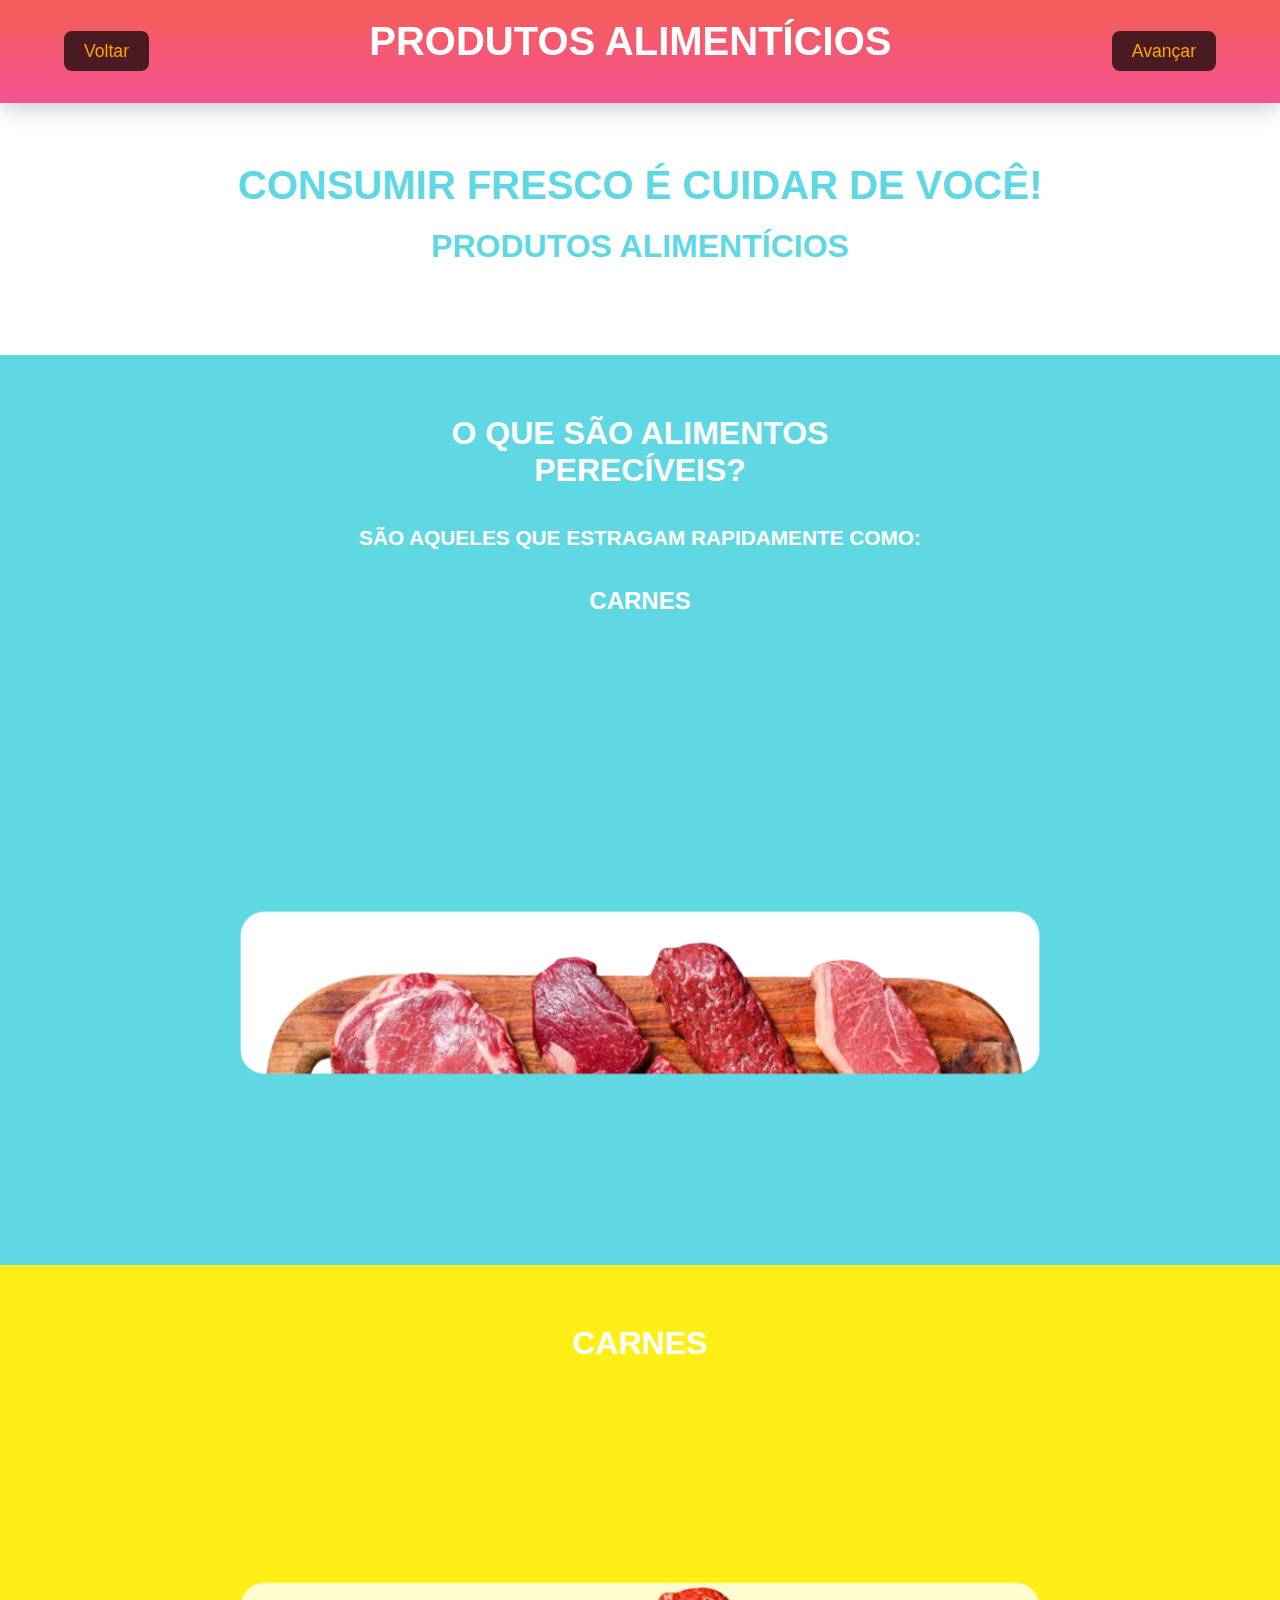
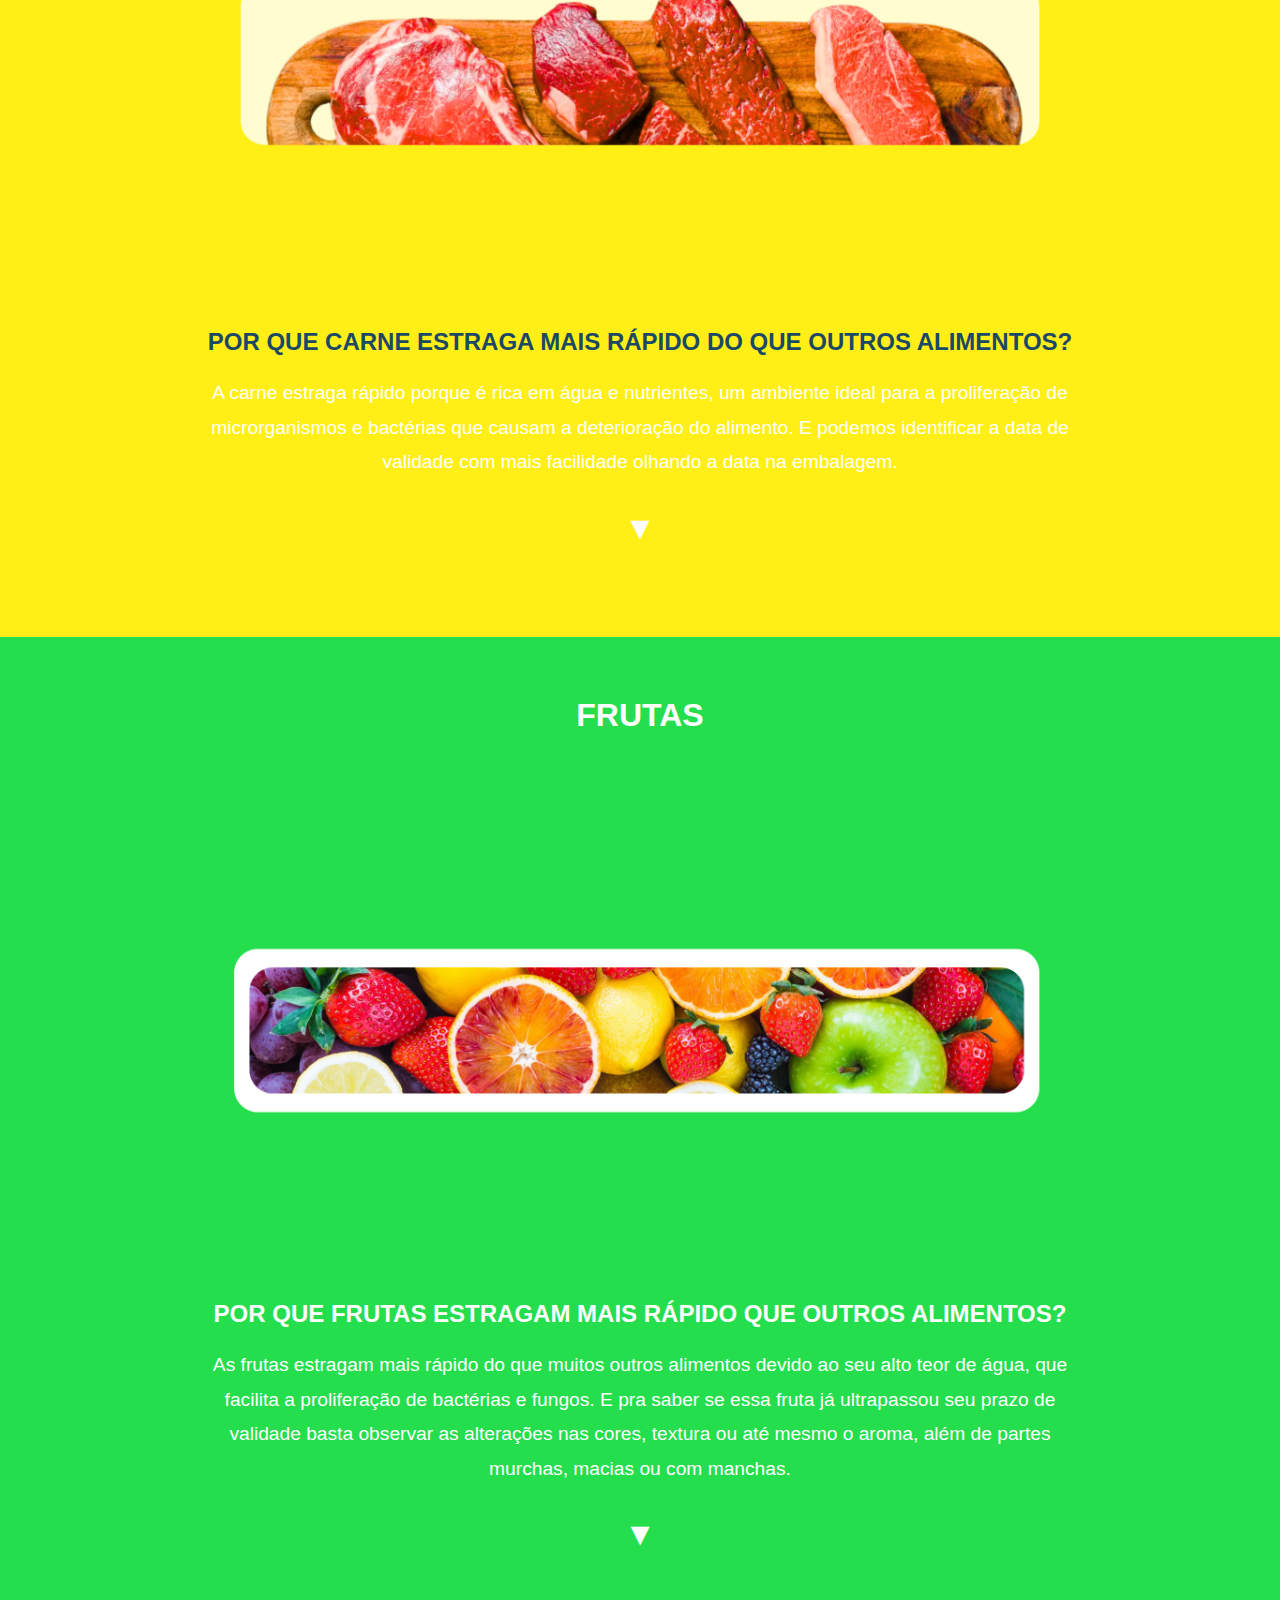
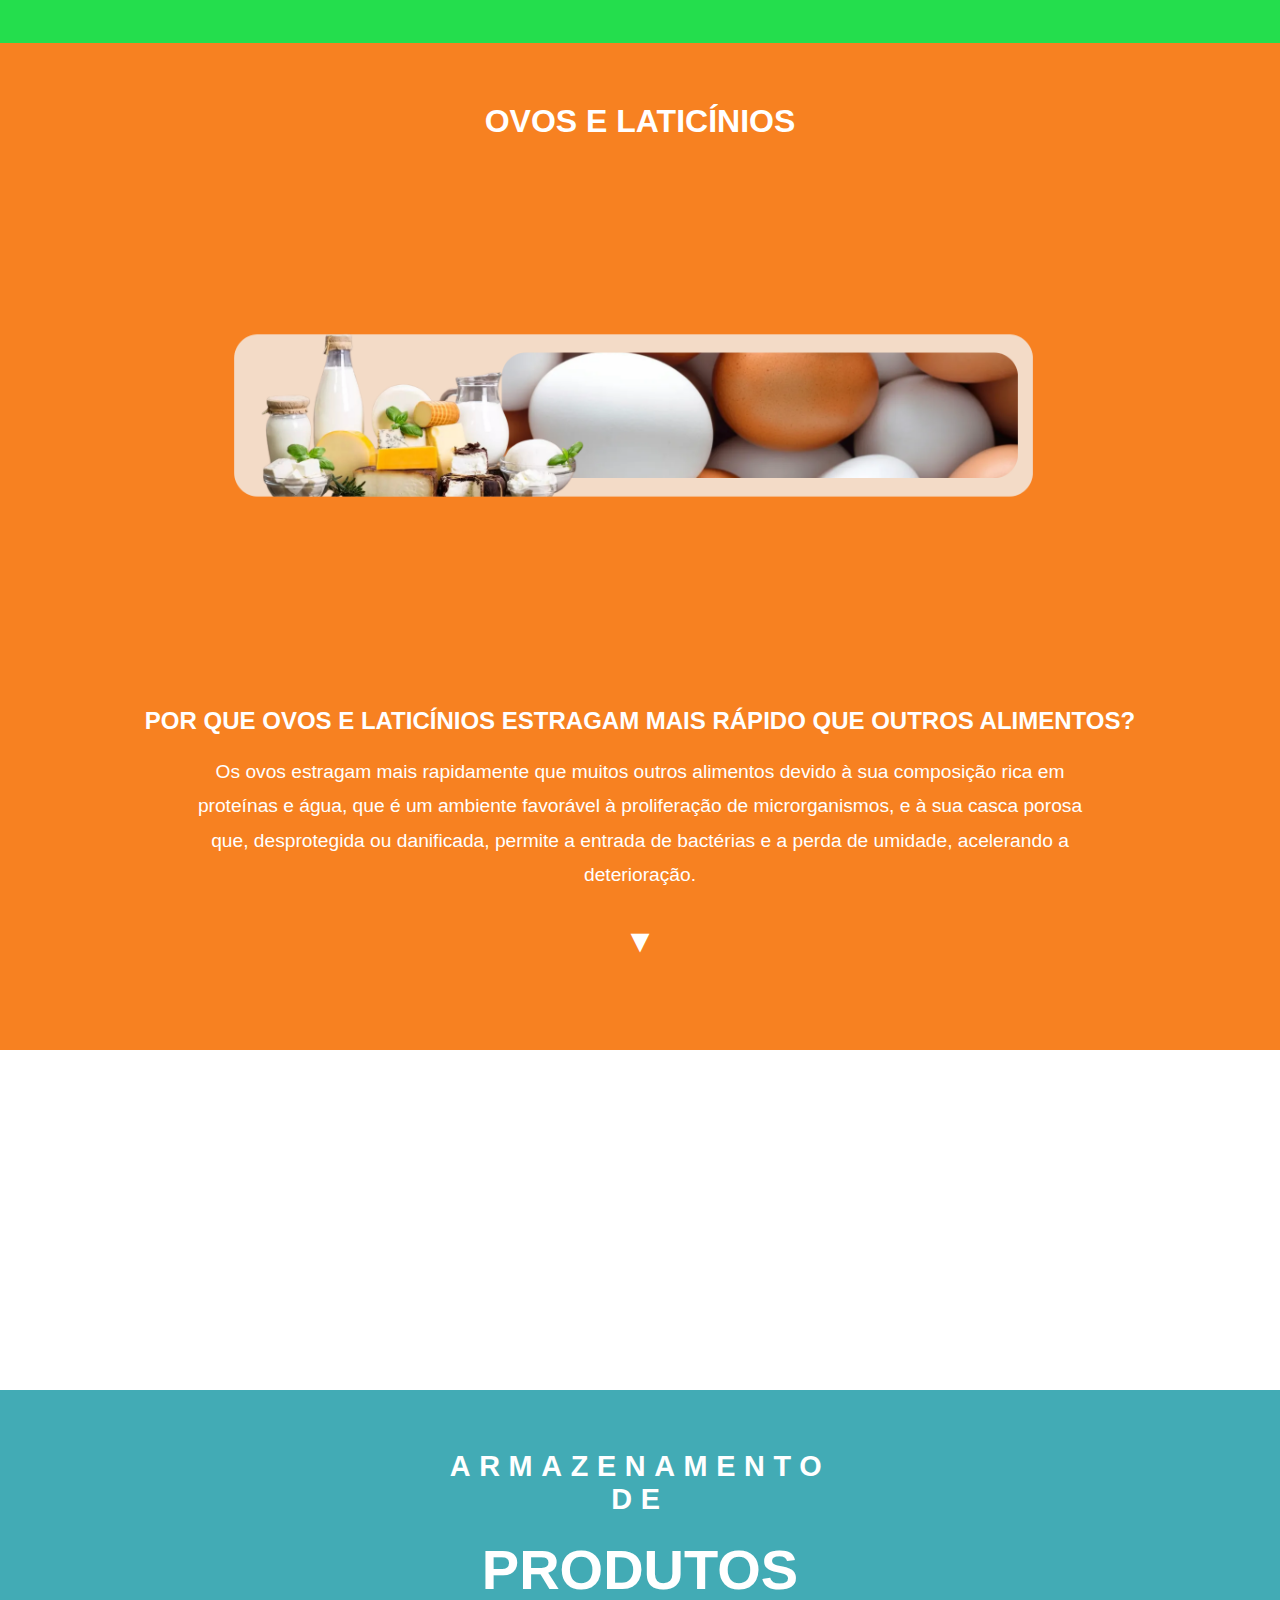
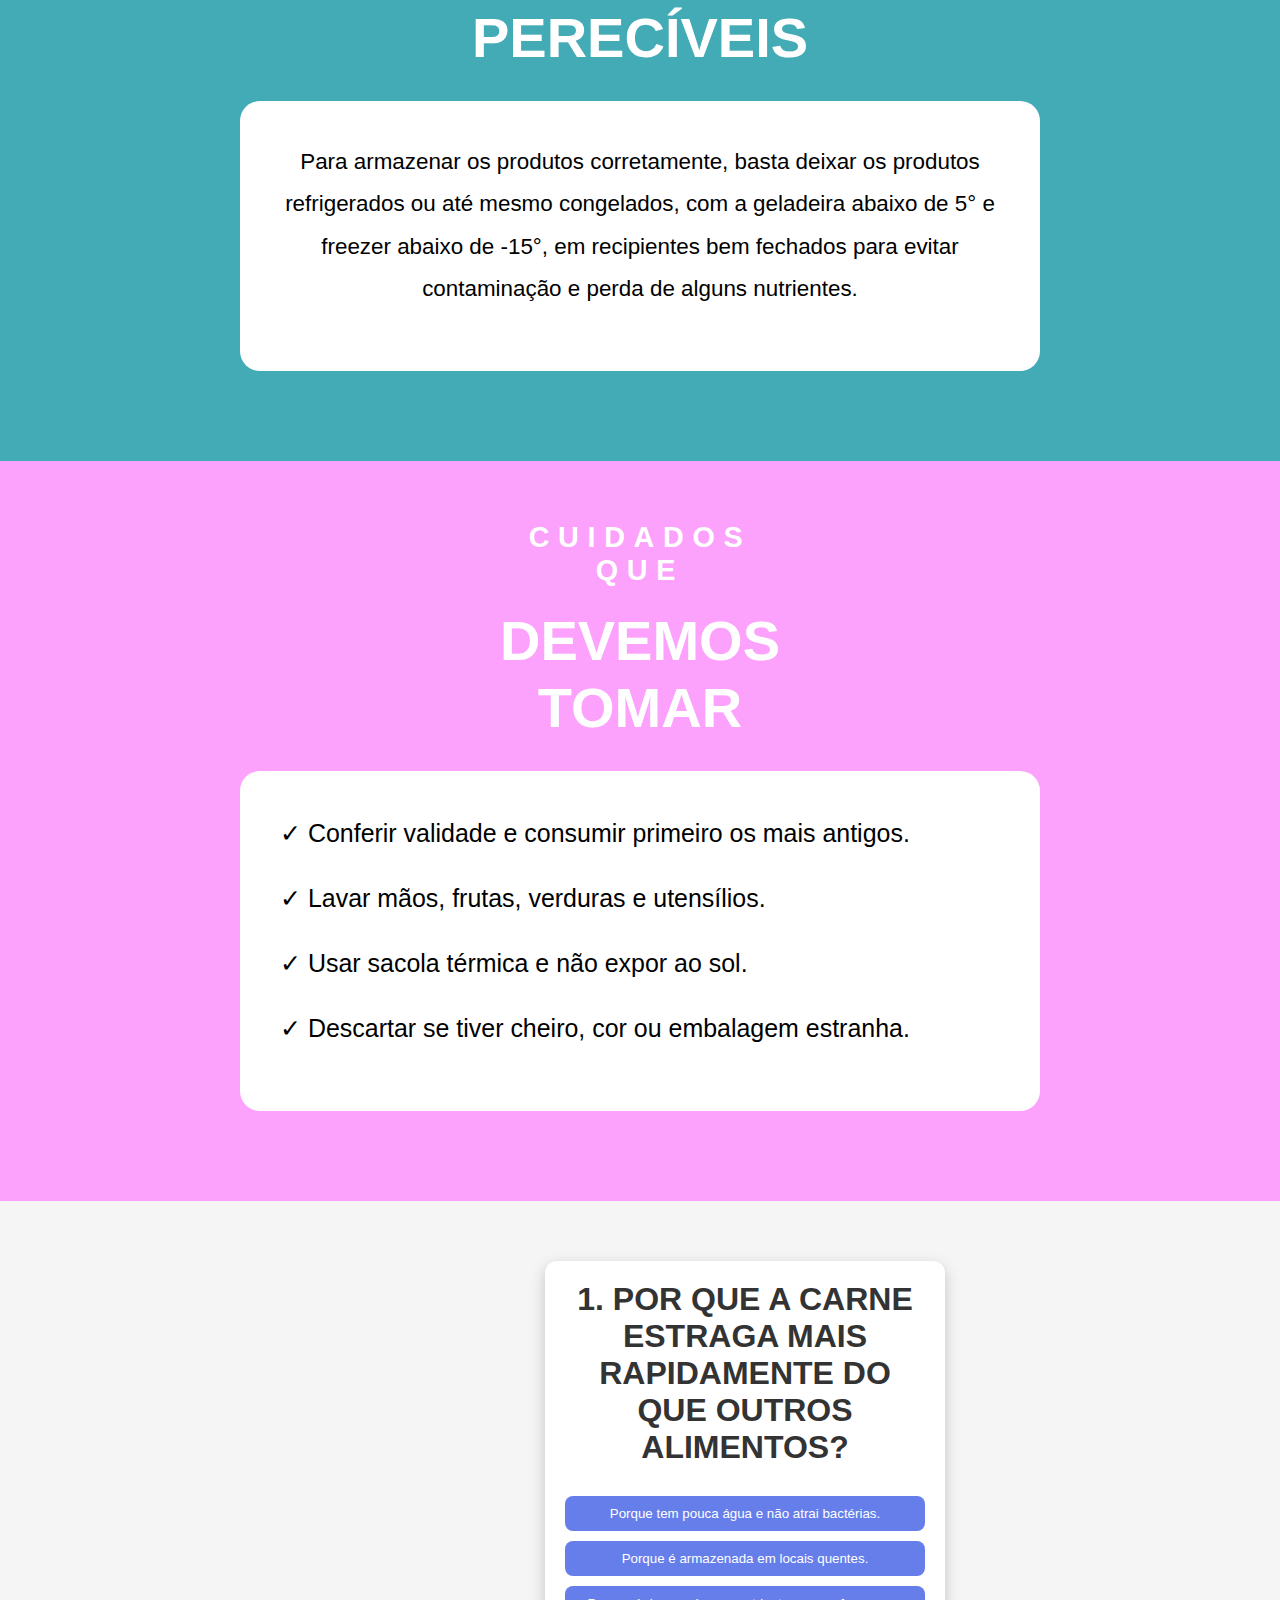
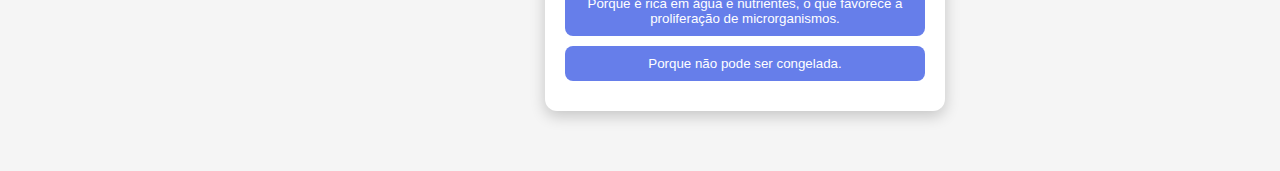
<file: brigada de validade/html/pagina3.html>
<!DOCTYPE html>
<html lang="pt-BR">

<head>
    <meta charset="UTF-8">
    <meta name="viewport" content="width=device-width, initial-scale=1.0">
    <link rel="icon" href="../img/sacola.jpg" type="img/jpg">
    <title>Produtos Alimentícios</title>
    <link rel="stylesheet" href="../css/pagina3.css">
</head>

<body>
    <header>
        <div class="left">
            <a href="../html/página1.html">Voltar</a>
        </div>

        <h1>Produtos Alimentícios</h1>

        <div class="right">
            <a href="../html/index.html">Avançar</a>
        </div>
    </header>

    <section class="secao-hero">
        <h1>CONSUMIR FRESCO É CUIDAR DE VOCÊ!</h1>
        <h2>Produtos Alimentícios</h2>
    </section>

    <section class="secao-intro-pereciveis">
        <h2>O QUE SÃO ALIMENTOS<br>PERECÍVEIS?</h2>
        <p class="destaque">SÃO AQUELES QUE ESTRAGAM RAPIDAMENTE COMO:</p>
        <h3>CARNES</h3>
        <img src="../img/DuoCode (3).png" alt="Carnes" class="img-carnes-azul">
    </section>

    <section class="secao-carnes-info">
        <h2 class="laranja-texto">CARNES</h2>
        <img src="../img/DuoCode (2) (1).png" alt="Carnes" class="img-carnes-branco">
        <h3 class="azul-texto">POR QUE CARNE ESTRAGA MAIS RÁPIDO DO QUE OUTROS ALIMENTOS?</h3>
        <p>A carne estraga rápido porque é rica em água e nutrientes, um ambiente ideal para a proliferação de
            microrganismos e bactérias que causam a deterioração do alimento. E podemos identificar a data de validade
            com mais facilidade olhando a data na embalagem.</p>

        <button class="btn-expandir btn-expandir-escuro" onclick="toggleConteudo('carnes')">
            <span class="seta seta-escura" id="seta-carnes">▼</span>
        </button>

        <div class="conteudo-expansivel" id="carnes">
            <div class="lista">
                <p><strong>Congelamento:</strong> Embale bem a carne e congele. Ideal para longos períodos (meses).</p>
                <p><strong>Refrigeração:</strong> Armazene a carne na geladeira por 1 a 3 dias, em embalagem hermética.
                </p>
                <p><strong>Desidratação:</strong> Retire a umidade da carne e armazene em local fresco. Boa para carne
                    seca (jerky).</p>
                <p><strong>Cura com sal:</strong> Use sal ou salmoura para preservar a carne. Comum para bacon e
                    presunto.</p>
                <p><strong>Defumação:</strong> Exponha a carne à fumaça para conservar e dar sabor. Pode ser refrigerada
                    ou congelada depois.</p>
                <p><strong>Marinado (óleo ou vinagre):</strong> Carne cozida pode ser preservada em óleo ou vinagre, em
                    conserva.</p>
                <p><strong>Sous-vide:</strong> Cozinhe a carne a baixa temperatura, depois armazene na geladeira ou
                    congele.</p>
                <p><strong>Evitar luz e ar:</strong> Mantenha a carne em ambientes escuros e bem embalados para evitar a
                    deterioração.</p>
            </div>
        </div>
    </section>

    <section class="secao-frutas">
        <h2>FRUTAS</h2>
        <img src="../img/DuoCode (1).png" alt="Frutas" class="img-frutas">
        <h3>POR QUE FRUTAS ESTRAGAM MAIS RÁPIDO QUE OUTROS ALIMENTOS?</h3>
        <p>As frutas estragam mais rápido do que muitos outros alimentos devido ao seu alto teor de água, que facilita a
            proliferação de bactérias e fungos. E pra saber se essa fruta já ultrapassou seu prazo de validade basta
            observar as alterações nas cores, textura ou até mesmo o aroma, além de partes murchas, macias ou com
            manchas.</p>

        <button class="btn-expandir" onclick="toggleConteudo('frutas')">
            <span class="seta" id="seta-frutas">▼</span>
        </button>

        <div class="conteudo-expansivel" id="frutas">
            <div class="caixa">
                <div class="lista">
                    <p><strong>Armazenamento correto:</strong><br>Frutas climatéricas (como maçã, banana) fora da
                        geladeira até amadurecerem, depois refrigerar.<br>Frutas não climatéricas (como morango,
                        melancia) direto na geladeira.</p>
                    <p><strong>Conservantes naturais:</strong><br>Use vinagre diluído para higienizar (ex:
                        morangos).<br>Sal ou cúrcuma ajudam a conservar algumas frutas.</p>
                    <p><strong>Desidratação:</strong><br>Secar frutas como maçãs, bananas e morangos para prolongar a
                        durabilidade.</p>
                    <p><strong>Congelamento:</strong><br>Frutas como morango, banana, manga e abacaxi podem ser
                        congeladas. Prefira cortar em pedaços pequenos e, se necessário, use limão para evitar
                        escurecimento para armazenar por meses.</p>
                </div>
            </div>
        </div>
    </section>

    <section class="secao-ovos-laticinios">
        <h2>OVOS E LATICÍNIOS</h2>
        <img src="../img/DuoCode.png" alt="Ovos e Laticínios" class="img-ovos">
        <h3>POR QUE OVOS E LATICÍNIOS ESTRAGAM MAIS RÁPIDO QUE OUTROS ALIMENTOS?</h3>
        <p>Os ovos estragam mais rapidamente que muitos outros alimentos devido à sua composição rica em proteínas e
            água, que é um ambiente favorável à proliferação de microrganismos, e à sua casca porosa que, desprotegida
            ou danificada, permite a entrada de bactérias e a perda de umidade, acelerando a deterioração.</p>

        <button class="btn-expandir" onclick="toggleConteudo('ovos')">
            <span class="seta" id="seta-ovos">▼</span>
        </button>

        <div class="conteudo-expansivel" id="ovos">
            <div class="caixa">
                <p>Para manter ovos frescos e seguros, armazene-os na embalagem original na parte mais fria da
                    geladeira, longe da porta. Verifique a frescura chacoalhando o ovo ou colocando-o em água com sal.
                    Evite rachaduras na casca e lave as mãos ao manuseá-los para prevenir contaminações. É possível
                    congelar ovos, seguindo orientações adequadas.</p>
                <p>Essas práticas também ajudam na conservação de laticínios.</p>
            </div>
        </div>
    </section>

    <section class="secao-cuidados-titulo">
        <h2 class="espacado">ELES&nbsp;PRECISAM<br>DE</h2>
        <h1 class="grande">CUIDADOS<br>ESPECIAIS</h1>
    </section>

    <section class="secao-armazenamento">
        <h2 class="espacado">ARMAZENAMENTO<br>DE</h2>
        <h1 class="grande">PRODUTOS<br>PERECÍVEIS</h1>
        <div class="caixa caixa-grande">
            <p class="texto-grande">Para armazenar os produtos corretamente, basta deixar os produtos refrigerados ou
                até mesmo congelados, com a geladeira abaixo de 5° e freezer abaixo de -15°, em recipientes bem fechados
                para evitar contaminação e perda de alguns nutrientes.</p>
        </div>
    </section>

    <section class="secao-cuidados-lista">
        <h2 class="espacado">CUIDADOS<br>QUE</h2>
        <h1 class="grande">DEVEMOS<br>TOMAR</h1>
        <div class="caixa caixa-grande">
            <div class="lista lista-checks">
                <p>✓ Conferir validade e consumir primeiro os mais antigos.</p>
                <p>✓ Lavar mãos, frutas, verduras e utensílios.</p>
                <p>✓ Usar sacola térmica e não expor ao sol.</p>
                <p>✓ Descartar se tiver cheiro, cor ou embalagem estranha.</p>
            </div>
        </div>
    </section>

    <section class="secao-quiz">
        <div class="quiz-container">
            <h2 id="question">Carregando pergunta...</h2>
            <div id="answers"></div>
            <button id="next-btn">Próxima</button>
        </div>
    </section>

    <script src="../Js/pagina3.js"></script>

</body>

</html>
</file>
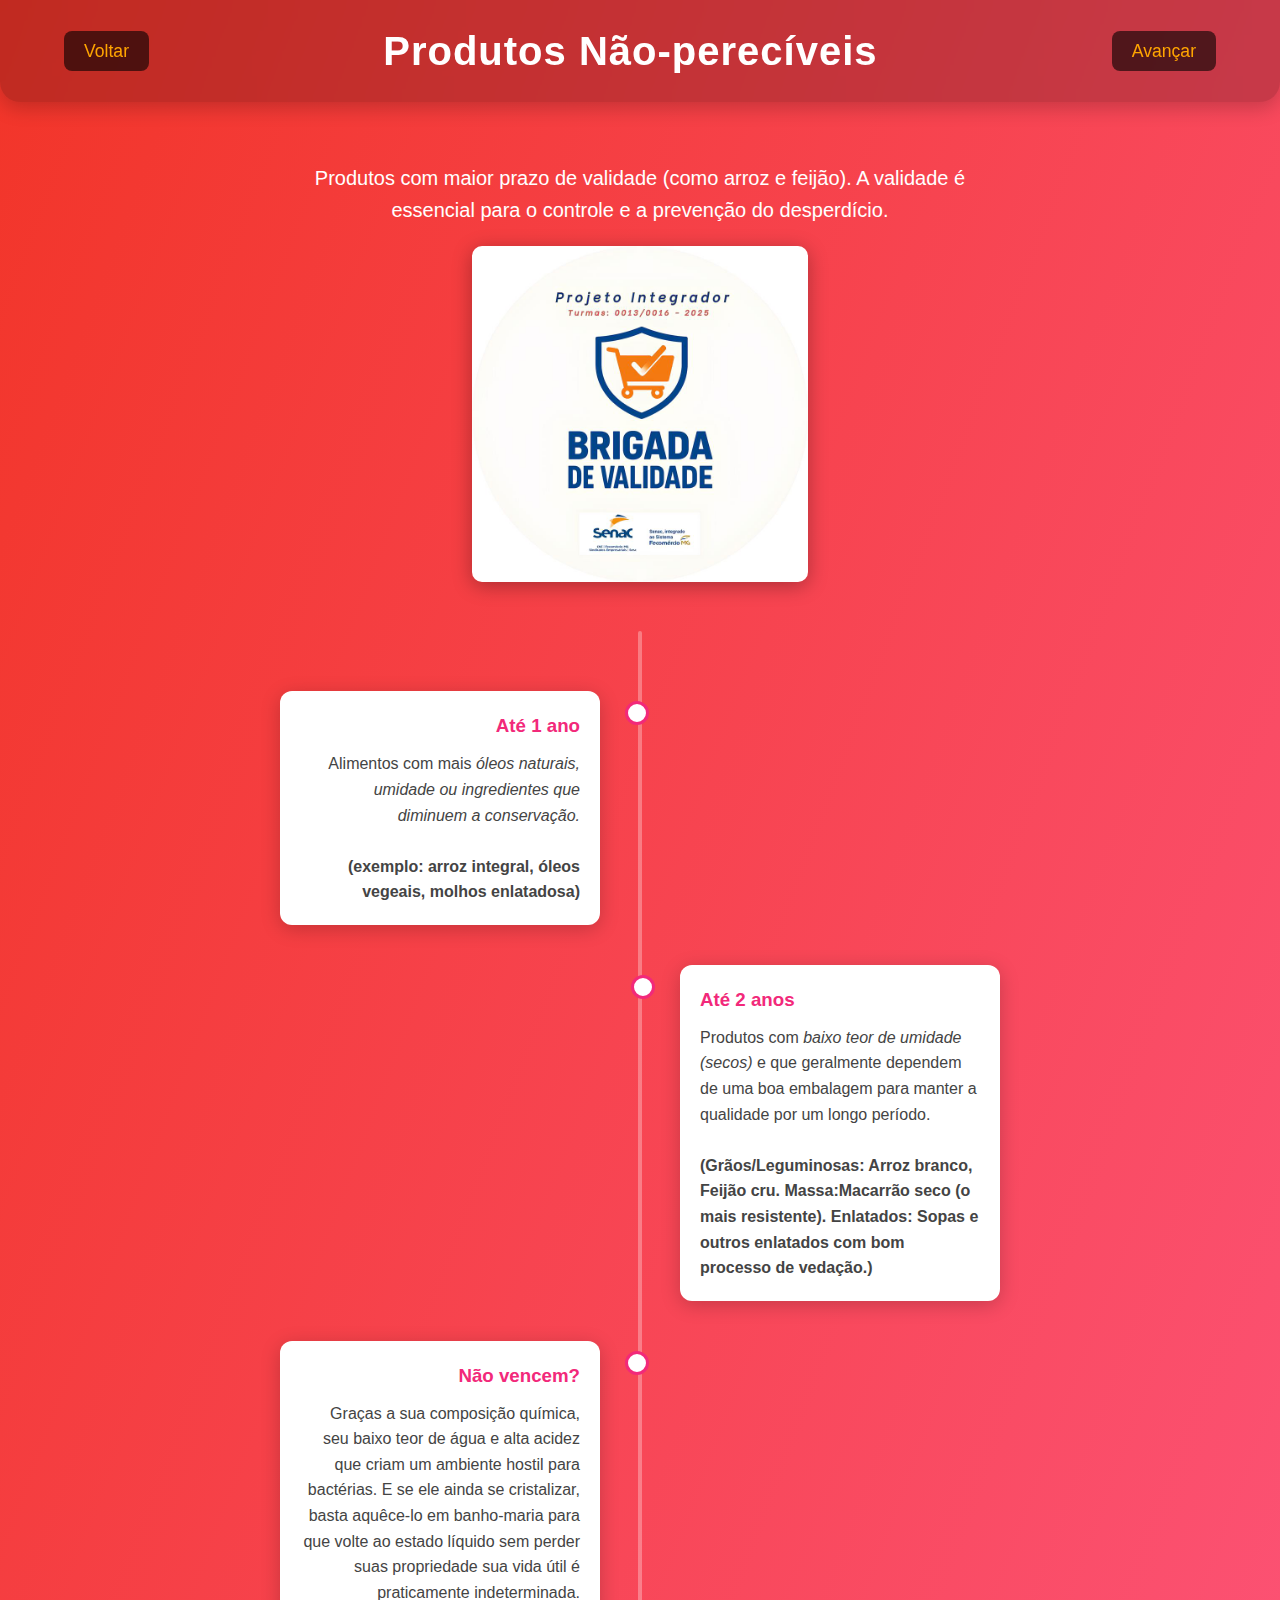
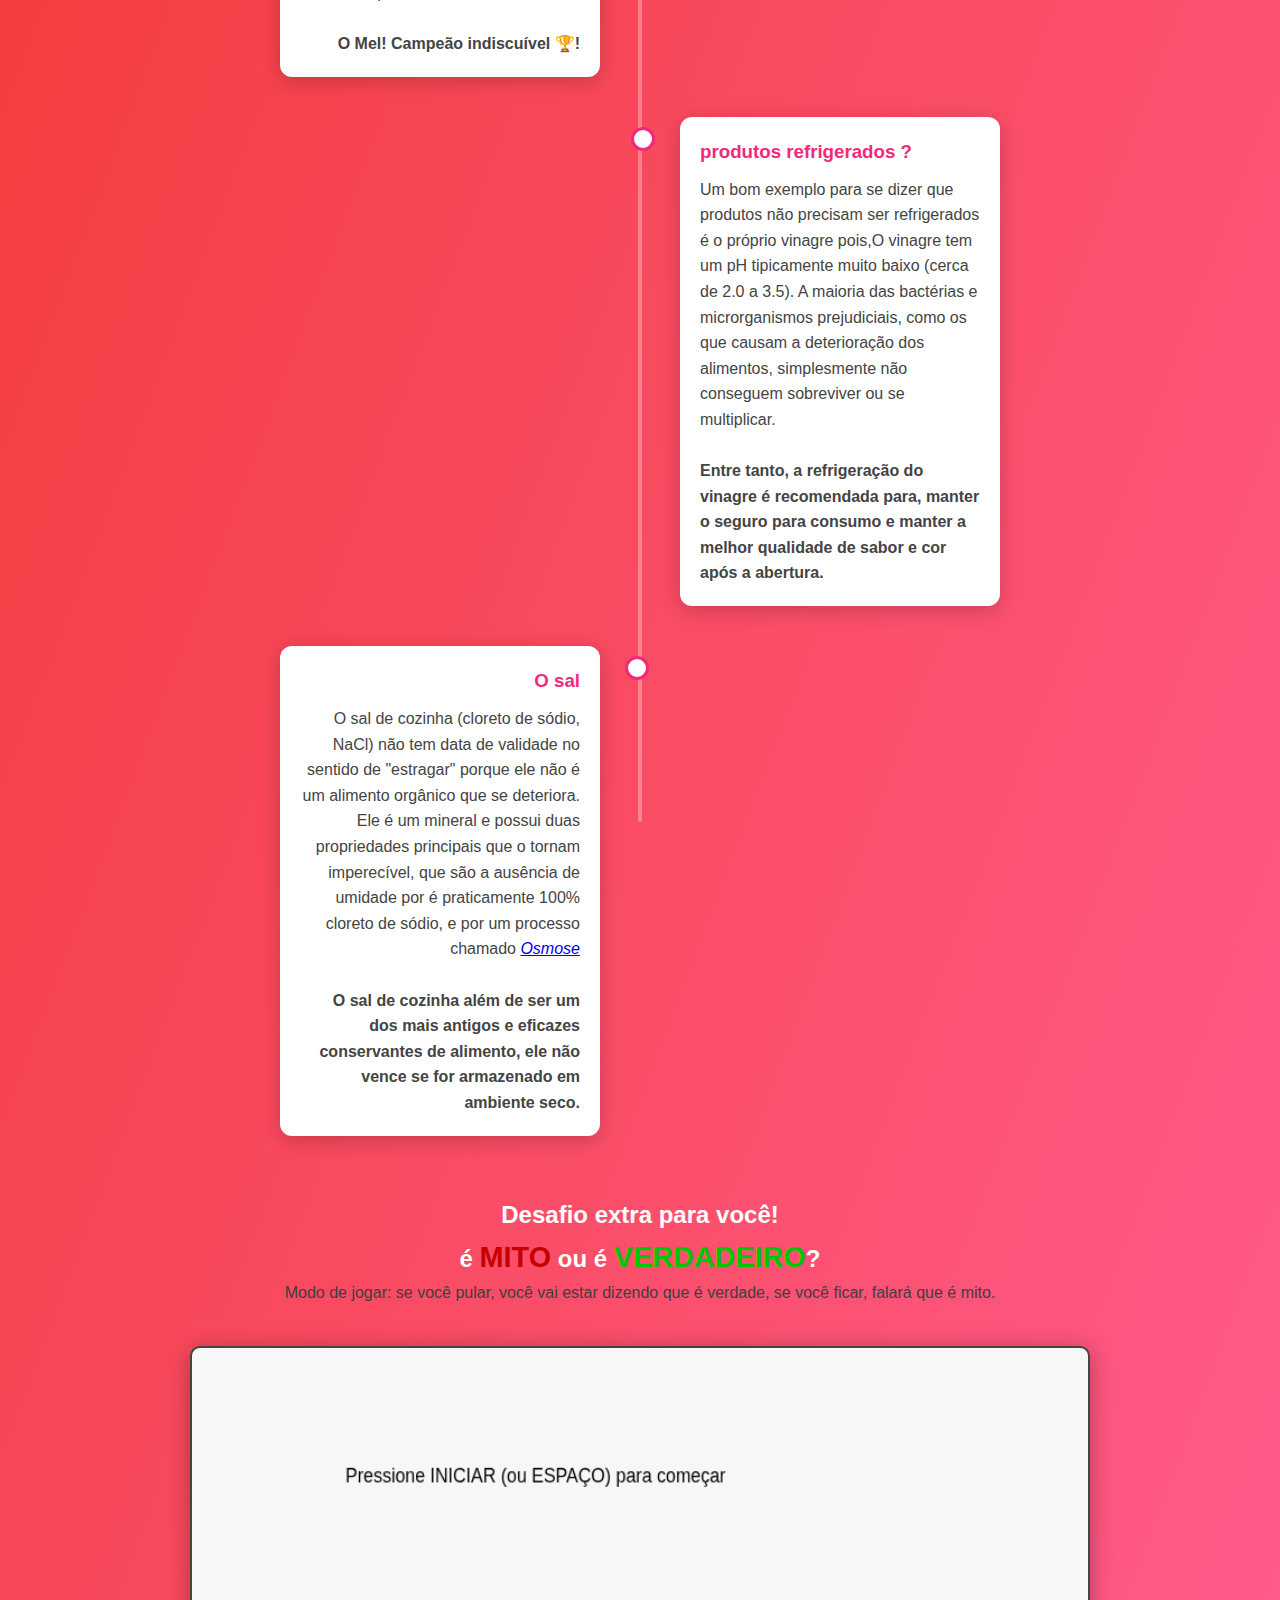
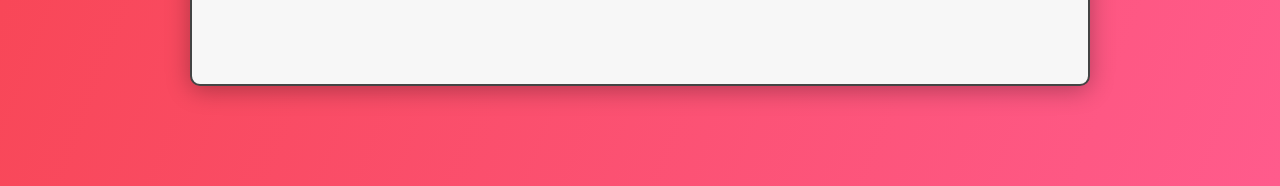
<file: brigada de validade/html/página1.html>
<!DOCTYPE html>
<html lang="pt-Br">

<head>
    <meta charset="UTF-8" />
    <meta name="viewport" content="width=device-width, initial-scale=1.0" />
    <link rel="icon" href="../img/sacola.jpg" type="img/jpg">
    <title>Brigada de Validade</title>
    <link rel="stylesheet" href="../css/página1.css" />
</head>

<body>
    <header>
        <div class="left">
            <a href="../html/pagina2.html">Voltar</a>
        </div>

        <h1>Produtos Não-perecíveis</h1>

        <div class="right">
            <a href="../html/pagina3.html">Avançar</a>
        </div>
    </header>

    <div class="introducao">
        <p>
            Produtos com maior prazo de validade (como arroz e feijão). A validade é
            essencial para o controle e a prevenção do desperdício.
        </p>
        <img src="../img/sacola.jpg" alt="Imagem ilustrativa" />
    </div>

    <div class="timeline">
        <div class="line"></div>
        <div class="line-progress"></div>

        <div class="timeline-item">
            <div class="content">
                <h3>Até 1 ano</h3>
                <p>
                    Alimentos com mais
                    <i>
                        óleos naturais, umidade ou ingredientes que diminuem a
                        conservação. </i><br>
                    <br>
                    <strong>(exemplo: arroz integral, óleos vegeais, molhos
                        enlatadosa)</strong>
                </p>
            </div>
        </div>

        <div class="timeline-item">
            <div class="content">
                <h3>Até 2 anos</h3>
                <p>
                    Produtos com <i>baixo teor de umidade (secos)</i> e que geralmente
                    dependem de uma boa embalagem para manter a qualidade por um longo
                    período.
                    <br>
                    <br>
                    <strong>(Grãos/Leguminosas: Arroz branco, Feijão cru. Massa:Macarrão seco
                        (o mais resistente). Enlatados: Sopas e outros enlatados com bom
                        processo de vedação.)</strong>
                </p>
            </div>
        </div>

        <div class="timeline-item">
            <div class="content">
                <h3>Não vencem?</h3>
                <p>
                    Graças a sua composição química, seu baixo teor de água e alta acidez que criam um ambiente hostil
                    para bactérias. E se ele ainda se cristalizar, basta aquêce-lo em banho-maria para que volte ao
                    estado líquido sem perder suas propriedade sua vida útil é praticamente indeterminada.
                    <br>
                    <br>
                    <strong>
                        O Mel! Campeão indiscuível 🏆!
                    </strong>
                </p>
            </div>
        </div>

        <div class="timeline-item">
            <div class="content">
                <h3>produtos refrigerados ?</h3>
                <p>
                    Um bom exemplo para se dizer que produtos não precisam ser refrigerados é o próprio vinagre pois,O
                    vinagre tem um pH tipicamente muito baixo (cerca de 2.0 a 3.5). A maioria das bactérias e
                    microrganismos prejudiciais, como os que causam a deterioração dos alimentos, simplesmente não
                    conseguem sobreviver ou se multiplicar.
                    <br>
                    <br>
                    <strong>
                        Entre tanto, a refrigeração do vinagre é recomendada para, manter o seguro para consumo e manter
                        a melhor qualidade de sabor e cor após a abertura.
                    </strong>
                </p>
            </div>
        </div>

        <div class="timeline-item">
            <div class="content">
                <h3>O sal</h3>
                <p>
                    O sal de cozinha (cloreto de sódio, NaCl) não tem data de validade no sentido de "estragar" porque ele não é um alimento orgânico que se deteriora. Ele é um mineral e possui duas propriedades principais que o tornam imperecível, que são a ausência de umidade por é praticamente 100% cloreto de sódio, e por um processo chamado <i><a href="https://pt.wikipedia.org/wiki/Osmose">Osmose</a></i>
                    <br>
                    <br>
                    <strong>
                        O sal de cozinha além de ser um dos mais antigos e eficazes conservantes de alimento, ele não vence se for armazenado em ambiente seco.
                    </strong>
                </p>
            </div>
        </div>

        <div class="extras">
            <h2>Desafio extra para você!<br>
                é <span class="mito">MITO</span> ou é <span class="verdade">VERDADEIRO</span>?</h2>

                <p>Modo de jogar: se você pular, você vai estar dizendo que é verdade, se você ficar, falará que é mito.</p>
        </div>

        <section id="quiz-jogo">
            <canvas id="gameCanvas" width="800" height="300"></canvas>

            <div id="mobileControls">
                <button id="startButton">Iniciar</button>
                <div class="control-buttons">
                    <button id="falseBtn">Ficar</button>
                    <button id="trueBtn">Pular</button>
                </div>
            </div>
        </section>
        <script src="../Js/pagina1.js"></script>
</body>

</html>
</file>
<file: style.css>
* {
    padding: 0;
    box-sizing: border-box;
    margin: 0;
}

body {
    background: linear-gradient(135deg,
            rgba(242, 41, 122, 0.8),
            #FF4500,
            #FFA844,
            #60d8e3);
    min-height: 100vh;
    margin: 0;
    background-attachment: fixed;
}



header {
    display: flex;
    justify-content: space-between;
    align-items: center;
    padding: 1.2rem 5%;
    background: linear-gradient(to top, rgba(242, 41, 122, 0.8), rgba(242, 53, 41, 0.8));
    font-family: Arial, Helvetica, sans-serif;
    box-shadow: 0 6px 20px rgba(0, 0, 0, 0.2);
    position: sticky;
    top: 0;
    z-index: 1000;
    backdrop-filter: blur(10px);
    -webkit-backdrop-filter: blur(10px);
    flex-wrap: wrap;
}

header h1 {
    font-size: clamp(1.5rem, 4vw, 2.5rem);
    color: white;
    text-align: center;
    flex: 1;
}

header a {
    text-decoration: none;
    color: orange;
    background-color: rgba(0, 0, 0, 0.7);
    padding: 10px 20px;
    border-radius: 8px;
    font-size: clamp(0.9rem, 2.5vw, 1.1rem);
    transition: all 0.2s;
}

header a:hover {
    background-color: black;
    color: #F23529;
    transform: scale(1.1);
}

.cards {
    display: flex;
    gap: 30px;
}

.card {
    background-color: #fff;
    display: flex;
    flex-direction: column;
    justify-content: center;
    align-items: center;
    position: relative;
    left: 130px;
    top: 90px;
    border-radius: 10px;
    box-shadow: 0 4px 10px rgba(0, 0, 0, 0.15);
    width: 400px;
    height: 375px;
    overflow: hidden;
    transition: transform 0.3s ease, box-shadow 0.3s ease;
}


.card:hover {
    transform: translateY(-5px);
    box-shadow: 0 6px 15px rgba(0, 0, 0, 0.25);
}

.card img {
    min-width: 403px;
    height: 150px;
    object-fit: cover;
}

.card-content {
    padding: 15px;
    font-size: 1em;
}

.card-content h3 {
    margin: 0;
    font-size: 1.2em;
    color: #333;
}

.card-content p {
    color: #666;
    font-size: 0.9em;
    margin-top: 8px;
}

.card-content {
    padding: 20px;
    flex: 1;
}

.card-content h3 {
    margin: 0;
    color: #222;
    font-size: 1.4em;
}

.card-content p {
    margin-top: 8px;
    color: #555;
    font-size: 1em;
    line-height: 1.5;
}

@media (max-width: 900px) {
    .cards {
        flex-direction: column;
        align-items: center;
    }

    .cardcuriosidade {
        flex-direction: column;
        width: 90%;
    }

    .cardcuriosidade img {
        width: 100%;
        height: 200px;
        border-right: none;
        border-bottom: 3px solid #e5e5e5;
    }

    .video-capa {
        width: 90%;
    }

    .quiz-container {
        width: 90%;
    }
}

@media (max-width: 480px) {
    body {
        padding: 0 10px;
    }

    .card {
        width: 100%;
        width: 300px;
        height: 500px;
        margin-top: 50px;
        position: relative;
        left: 0px;

    }


}
</file>
<file: css/style.css>
* {
    padding: 0;
    box-sizing: border-box;
    margin: 0;
    font-family: 'Segoe UI', Tahoma, Geneva, Verdana, sans-serif;
}

body {
    background: linear-gradient(135deg,
            rgba(242, 41, 122, 0.8),
            #FF4500,
            #FFA844,
            #60d8e3);
    min-height: 100vh;
    margin: 0;
    background-attachment: fixed;
}



header {
    display: flex;
    justify-content: space-between;
    align-items: center;
    padding: 1.2rem 5%;
    background: linear-gradient(to top, rgba(242, 41, 122, 0.8), rgba(242, 53, 41, 0.8));
    box-shadow: 0 6px 20px rgba(0, 0, 0, 0.2);
    position: sticky;
    top: 0;
    z-index: 1000;
    backdrop-filter: blur(10px);
    -webkit-backdrop-filter: blur(10px);
    flex-wrap: wrap;
}

header h1 {
    font-size: clamp(1.5rem, 4vw, 2.5rem);
    color: white;
    text-align: center;
    flex: 1;
}

header a {
    text-decoration: none;
    color: orange;
    background-color: rgba(0, 0, 0, 0.7);
    padding: 10px 20px;
    border-radius: 8px;
    font-size: clamp(0.9rem, 2.5vw, 1.1rem);
    transition: all 0.2s;
}

header a:hover {
    background-color: black;
    color: #F23529;
    transform: scale(1.1);
}

.cards {
    display: flex;
    gap: 30px;
}

.card {
    background-color: #fff;
    display: flex;
    flex-direction: column;
    justify-content: center;
    align-items: center;
    position: relative;
    left: 130px;
    top: 90px;
    border-radius: 10px;
    box-shadow: 0 4px 10px rgba(0, 0, 0, 0.15);
    width: 400px;
    height: 375px;
    overflow: hidden;
    transition: transform 0.3s ease, box-shadow 0.3s ease;
}


.card:hover {
    transform: translateY(-5px);
    box-shadow: 0 6px 15px rgba(0, 0, 0, 0.25);
}

.card img {
    min-width: 403px;
    height: 150px;
    object-fit: cover;
}

.card-content {
    padding: 15px;
    font-size: 1em;
}

.card-content h3 {
    margin: 0;
    font-size: 1.2em;
    color: #333;
}

.card-content p {
    color: #666;
    font-size: 0.9em;
    margin-top: 8px;
}

.card-content {
    padding: 20px;
    flex: 1;
}

.card-content h3 {
    margin: 0;
    color: #222;
    font-size: 1.4em;
}

.card-content p {
    margin-top: 8px;
    color: #555;
    font-size: 1em;
    line-height: 1.5;
}

@media (max-width: 900px) {
    .cards {
        flex-direction: column;
        align-items: center;
    }

    .cardcuriosidade {
        flex-direction: column;
        width: 90%;
    }

    .cardcuriosidade img {
        width: 100%;
        height: 200px;
        border-right: none;
        border-bottom: 3px solid #e5e5e5;
    }

    .video-capa {
        width: 90%;
    }

    .quiz-container {
        width: 90%;
    }
}

@media (max-width: 480px) {
    body {
        padding: 0 10px;
    }

    .card {
        width: 100%;
        width: 300px;
        height: 500px;
        margin-top: 50px;
        position: relative;
        left: 0px;

    }


}
</file>
<file: brigada de validade/css/style.css>
* {
    padding: 0;
    box-sizing: border-box;
    margin: 0;
}

body {
    background: linear-gradient(135deg,
            rgba(242, 41, 122, 0.8),
            #FF4500,
            #FFA844,
            #60d8e3);
    min-height: 100vh;
    margin: 0;
    background-attachment: fixed;
}



header {
    display: flex;
    justify-content: space-between;
    align-items: center;
    padding: 1.2rem 5%;
    background: linear-gradient(to top, rgba(242, 41, 122, 0.8), rgba(242, 53, 41, 0.8));
    font-family: Arial, Helvetica, sans-serif;
    box-shadow: 0 6px 20px rgba(0, 0, 0, 0.2);
    position: sticky;
    top: 0;
    z-index: 1000;
    backdrop-filter: blur(10px);
    -webkit-backdrop-filter: blur(10px);
    flex-wrap: wrap;
}

header h1 {
    font-size: clamp(1.5rem, 4vw, 2.5rem);
    color: white;
    text-align: center;
    flex: 1;
}

header a {
    text-decoration: none;
    color: orange;
    background-color: rgba(0, 0, 0, 0.7);
    padding: 10px 20px;
    border-radius: 8px;
    font-size: clamp(0.9rem, 2.5vw, 1.1rem);
    transition: all 0.2s;
}

header a:hover {
    background-color: black;
    color: #F23529;
    transform: scale(1.1);
}

.cards {
    display: flex;
    gap: 30px;
}

.card {
    background-color: #fff;
    display: flex;
    flex-direction: column;
    justify-content: center;
    align-items: center;
    position: relative;
    left: 130px;
    top: 90px;
    border-radius: 10px;
    box-shadow: 0 4px 10px rgba(0, 0, 0, 0.15);
    width: 400px;
    height: 375px;
    overflow: hidden;
    transition: transform 0.3s ease, box-shadow 0.3s ease;
}


.card:hover {
    transform: translateY(-5px);
    box-shadow: 0 6px 15px rgba(0, 0, 0, 0.25);
}

.card img {
    min-width: 403px;
    height: 150px;
    object-fit: cover;
}

.card-content {
    padding: 15px;
    font-size: 1em;
}

.card-content h3 {
    margin: 0;
    font-size: 1.2em;
    color: #333;
}

.card-content p {
    color: #666;
    font-size: 0.9em;
    margin-top: 8px;
}

.card-content {
    padding: 20px;
    flex: 1;
}

.card-content h3 {
    margin: 0;
    color: #222;
    font-size: 1.4em;
}

.card-content p {
    margin-top: 8px;
    color: #555;
    font-size: 1em;
    line-height: 1.5;
}

@media (max-width: 900px) {
    .cards {
        flex-direction: column;
        align-items: center;
    }

    .cardcuriosidade {
        flex-direction: column;
        width: 90%;
    }

    .cardcuriosidade img {
        width: 100%;
        height: 200px;
        border-right: none;
        border-bottom: 3px solid #e5e5e5;
    }

    .video-capa {
        width: 90%;
    }

    .quiz-container {
        width: 90%;
    }
}

@media (max-width: 480px) {
    body {
        padding: 0 10px;
    }

    .card {
        width: 100%;
        width: 300px;
        height: 500px;
        margin-top: 50px;
        position: relative;
        left: 0px;

    }


}
</file>
<file: pagina1.css>
* {
    margin: 0;
    padding: 0;
    box-sizing: border-box;
}

html {
    scroll-behavior: smooth;
}

body {
    font-family: 'Segoe UI', Tahoma, Geneva, Verdana, sans-serif;
    background: linear-gradient(to bottom right, #f23529, #ff5b8c);
    color: #333;
    line-height: 1.6;
    overflow-x: hidden;
    min-height: 100vh;
}

header {
    display: flex;
    justify-content: space-between;
    align-items: center;
    padding: 1.2rem 5%;
    background: rgba(0, 0, 0, 0.2);
    backdrop-filter: blur(10px);
    -webkit-backdrop-filter: blur(10px);
    border-radius: 0 0 20px 20px;
    box-shadow: 0 6px 20px rgba(0, 0, 0, 0.2);
    position: sticky;
    top: 0;
    z-index: 1000;
    flex-wrap: wrap;
}

header h1 {
    font-size: clamp(1.6rem, 4vw, 2.5rem);
    color: white;
    text-align: center;
    flex: 1;
    letter-spacing: 1px;
}

header a {
    text-decoration: none;
    color: orange;
    background-color: rgba(0, 0, 0, 0.6);
    padding: 10px 20px;
    border-radius: 8px;
    font-size: clamp(0.9rem, 2.5vw, 1.1rem);
    transition: all 0.3s ease;
}

header a:hover {
    background-color: black;
    color: #f23529;
    transform: scale(1.05);
}

img {
    width: 50%;
    height: 50%;
}

.introducao {
    max-width: 800px;
    margin: 60px auto 40px;
    text-align: center;
    font-size: clamp(1rem, 2vw, 1.25rem);
    color: white;
    padding: 0 5%;
}

.introducao img {
    margin-top: 20px;
    max-width: 100%;
    height: auto;
    border-radius: 10px;
    box-shadow: 0 4px 20px rgba(0, 0, 0, 0.3);
}

.timeline {
    position: relative;
    width: 90%;
    max-width: 900px;
    margin: 0 auto;
    padding: 40px 0;
}

.line {
    position: absolute;
    top: 0;
    left: 50%;
    transform: translateX(-50%);
    width: 4px;
    height: 65%;
    background: rgba(255, 255, 255, 0.3);
    z-index: 1;
    border-radius: 2px;
}

.line-progress {
    position: absolute;
    top: 0;
    left: 50%;
    transform: translateX(-50%);
    width: 4px;
    height: 0;
    background: white;
    z-index: 2;
    transition: height 0.3s ease;
    border-radius: 2px;
}

.timeline-item {
    position: relative;
    width: 50%;
    padding: 20px 40px;
}

.timeline-item:nth-child(odd) {
    left: 0;
    text-align: right;
}

.timeline-item:nth-child(even) {
    left: 50%;
    text-align: left;
}

.timeline-item::before {
    content: '';
    position: absolute;
    top: 30px;
    width: 18px;
    height: 18px;
    background: white;
    border-radius: 50%;
    z-index: 3;
    border: 3px solid #f2297a;
}

.timeline-item:nth-child(odd)::before {
    right: -9px;
}

.timeline-item:nth-child(even)::before {
    left: -9px;
}

.content {
    background: white;
    padding: 20px;
    border-radius: 12px;
    box-shadow: 0 4px 20px rgba(0, 0, 0, 0.2);
    display: inline-block;
    width: 100%;
    max-width: 320px;
    transition: transform 0.25s ease;
}

.content:hover {
    transform: translateY(-5px) scale(1.02);
}

.content h3 {
    color: #f2297a;
    margin-bottom: 10px;
}

.content p {
    color: #444;
    font-size: 1rem;
}

.extras {
    padding: 40px 20px 20px;
    text-align: center;
    color: white;
}

.extras p{
    color: rgb(63, 63, 63);
}

.mito {
    font-size: 1.8rem;
    color: rgb(196, 0, 0);
}

.verdade {
    font-size: 1.8rem;
    color: rgb(0, 200, 0);
}

section {
    display: flex;
    flex-direction: column;
    align-items: center;
    width: 100%;
    padding: 20px 0 60px;
}

#quiz-jogo {
    display: flex;
    justify-content: center;
    align-items: center;
    width: 100%;
    max-width: 1000px;
    margin: auto;
}

canvas {
    display: block;
    width: 100%;
    max-width: 1000px;
    height: auto;
    border: 2px solid #444;
    background-color: #f7f7f7;
    border-radius: 10px;
    box-shadow: 0 4px 25px rgba(0, 0, 0, 0.3);
    border-radius: 2px solid #444;
}

#startButton {
    margin-top: 20px;
    background: linear-gradient(135deg, #4caf50, #2e7d32);
    color: white;
    border: none;
    padding: 15px 30px;
    font-size: clamp(1rem, 3vw, 1.4rem);
    border-radius: 12px;
    cursor: pointer;
    transition: all 0.3s;
    box-shadow: 0 4px 12px rgba(0, 0, 0, 0.3);
}

#startButton:hover {
    transform: scale(1.05);
    background: linear-gradient(135deg, #66bb6a, #388e3c);
}

#mobileControls {
    display: none;
    flex-direction: column;
    align-items: center;
    justify-content: center;
    gap: 15px;
    margin-top: 20px;
}

#mobileControls .control-buttons {
    display: flex;
    gap: 40px;
}

#mobileControls button {
    background: linear-gradient(145deg, #4caf50, #2e7d32);
    color: white;
    font-weight: bold;
    border: none;
    border-radius: 12px;
    padding: 12px 28px;
    font-size: 18px;
    box-shadow: 0 4px 12px rgba(0, 0, 0, 0.3);
    transition: transform 0.1s ease, background 0.3s;
}

#mobileControls button:active {
    transform: scale(0.95);
    background: linear-gradient(145deg, #388e3c, #1b5e20);
}


@media (max-width: 768px) {
    .timeline-item {
        width: 100%;
        padding-left: 70px;
        padding-right: 20px;
        text-align: left !important;
    }

    .timeline-item:nth-child(even),
    .timeline-item:nth-child(odd) {
        left: 0;
    }

    .timeline-item::before {
        left: 25px;
        right: auto;
    }

    .line,
    .line-progress {
        left: 35px;
        transform: none;
    }

    #mobileControls {
        display: flex;
    }

    canvas {
        max-width: 100%;
    }
}
</file>
<file: pagina2.css>
* {
    padding: 0;
    box-sizing: border-box;
    margin: 0;
    font-family: 'Segoe UI', Tahoma, Geneva, Verdana, sans-serif;
}

body {
    background: linear-gradient(135deg,
            #FF4500,
            #FFA844,
            #FF7F50,
            #FFB86F
        );
    background-size: cover;
    min-height: 100vh;
}

header {
    display: flex;
    justify-content: space-between;
    align-items: center;
    padding: 1.2rem 5%;
    background: linear-gradient(to top, rgba(242, 41, 122, 0.8), rgba(242, 53, 41, 0.8));
    box-shadow: 0 6px 20px rgba(0, 0, 0, 0.2);
    position: sticky;
    top: 0;
    z-index: 1000;
    backdrop-filter: blur(10px);
    -webkit-backdrop-filter: blur(10px);
    flex-wrap: wrap;
}

header h1 {
    font-size: clamp(1.5rem, 4vw, 2.5rem);
    color: white;
    text-align: center;
    flex: 1;
}

header a {
    text-decoration: none;
    color: orange;
    background-color: rgba(0, 0, 0, 0.7);
    padding: 10px 20px;
    border-radius: 8px;
    font-size: clamp(0.9rem, 2.5vw, 1.1rem);
    transition: all 0.2s;
}

header a:hover {
    background-color: black;
    color: #F23529;
    transform: scale(1.1);
}

.video-capa {
    width: 1000px;
    height: 400px;
    border-radius: 10px;
    position: relative;
    top: 30px;
    left: 250px;
    cursor: pointer;
    transition: transform 0.3s;
}

.video-capa:hover {
    transform: scale(1.05);
}

.cards {
    display: flex;
    gap: 30px;
}

.card {
    background-color: #fff;
    display: flex;
    flex-direction: column;
    justify-content: center;
    align-items: center;
    position: relative;
    left: 130px;
    top: 90px;
    border-radius: 10px;
    box-shadow: 0 4px 10px rgba(0, 0, 0, 0.15);
    width: 400px;
    height: 430px;
    overflow: hidden;
    transition: transform 0.3s ease, box-shadow 0.3s ease;
}

.card:hover {
    transform: translateY(-5px);
    box-shadow: 0 6px 15px rgba(0, 0, 0, 0.25);
}

.card img {
    min-width: 403px;
    height: 150px;
    object-fit: cover;
}

.card-content {
    padding: 15px;
    font-size: 1em;
}

.card-content h3 {
    margin: 0;
    font-size: 1.2em;
    color: #333;
}

.card-content p {
    color: #666;
    font-size: 0.9em;
    margin-top: 8px;
}

.card-content {
    padding: 20px;
    flex: 1;
}

.card-content h3 {
    margin: 0;
    color: #222;
    font-size: 1.4em;
}

.card-content p {
    margin-top: 8px;
    color: #555;
    font-size: 1em;
    line-height: 1.5;
}

.quiz-container {
    background-color: white;
    position: relative;
    top: 160px;
    left: 525px;
    width: 400px;
    border-radius: 12px;
    box-shadow: 0 5px 15px rgba(0, 0, 0, 0.2);
    padding: 20px;
    text-align: center;
}

h2 {
    color: #333;
}

.btn {
    display: block;
    width: 100%;
    background-color: #667eea;
    position: relative;
    color: white;
    border: none;
    border-radius: 8px;
    padding: 10px;
    margin: 10px 0;
    cursor: pointer;
    transition: background 0.3s;
}

.btn:hover {
    background-color: #5a67d8;
}

#next-btn {
    display: none;
    padding: 8px;
    margin-top: 15px;
    background-color: #48bb78;
    border-radius: 8px;
    position: relative;
    left: 298px;
    border: none;
}

#next-btn:hover {
    background-color: #38a169;
}


.container {
    margin: 150px;
    display: flex;
    flex-direction: column;
    gap: 40px;
    width: 90px;
    max-width: 900px;
}

.cardcuriosidade {
    display: flex;
    flex-direction: row;
    background-color: #fff;
    position: relative;
    left: 125px;
    top: 90px;
    border-radius: 10px;
    box-shadow: 0 4px 10px rgba(0, 0, 0, 0.15);
    width: 1000px;
    height: 300px;
    overflow: hidden;
    transition: transform 0.3s ease, box-shadow 0.3s ease;
}

.cardcuriosidade:hover {
    transform: scale(1.02);
    box-shadow: 0 6px 16px rgba(0, 0, 0, 0.2);
}

.cardcuriosidade img {
    width: 250px;
    height: 300px;
    object-fit: cover;
    border-right: 3px solid #e5e5e5;
}

.card-contentde {
    padding: 15px;
    font-size: 1em;
}

.card-contentde h3 {
    margin: 0;
    font-size: 1.5em;
    color: #333;
}

.card-contentde p {
    color: #666;
    font-size: 1.5em;
    margin-top: 8px;
}

.card-contentde {
    padding: 20px;
    flex: 1;
}

.card-contentde h3 {
    margin: 0;
    color: #222;
    font-size: 1.9em;
}

.card-contentde p {
    margin-top: 8px;
    color: #555;
    font-size: 1.3em;
    line-height: 1.5;
}

@media (max-width: 900px) {
    .cards {
        flex-direction: column;
        align-items: center;
    }

    .cardcuriosidade {
        flex-direction: column;
        width: 90%;
    }

    .cardcuriosidade img {
        width: 100%;
        height: 200px;
        border-right: none;
        border-bottom: 3px solid #e5e5e5;
    }

    .video-capa {
        width: 90%;
    }

    .quiz-container {
        width: 90%;
    }
}

@media (max-width: 480px) {
    body {
        padding: 0 10px;
    }

    .video-capa {
        width: 100%;
        height: 200px;
        position: relative;
        left: 0%;
        margin-top: 20px;
    }

    .cards {
        flex-direction: column;
        gap: 20px;
        position: relative;
        left: -150px;
    }

    .card {
        width: 100%;
        width: 300px;
        height: 500px;
        margin-top: 50px;
        position: relative;
        left: 150px;

    }

    .cardcuriosidade {
        width: 300px;
        height: 500px;
        margin-top: 50px;
        position: relative;
        left: -130px;
    }

    .card-contentde h3 {
        font-size: 1.5em;
    }

    .card-contentde p {
        font-size: 1em;
    }

    .quiz-container {
        width: 100%;
        margin-top: 60px;
        position: relative;
        left: -1px;
    }

    #next-btn {
        display: none;
        margin-top: 15px;
        background-color: #48bb78;
        position: relative;
        left: 245px;
    }


}
</file>
<file: pagina3.css>
* {
    margin: 0;
    padding: 0;
    box-sizing: border-box;
    font-family: 'Segoe UI', Tahoma, Geneva, Verdana, sans-serif;
}

body {
    font-family: 'Segoe UI', Tahoma, Geneva, Verdana, sans-serif;
}

header {
    display: flex;
    justify-content: space-between;
    align-items: center;
    padding: 1.2rem 5%;
    background: linear-gradient(to top, rgba(242, 41, 122, 0.8), rgba(242, 53, 41, 0.8));
    box-shadow: 0 6px 20px rgba(0, 0, 0, 0.2);
    position: sticky;
    top: 0;
    z-index: 1000;
    backdrop-filter: blur(10px);
    -webkit-backdrop-filter: blur(10px);
    flex-wrap: wrap;
}

header h1 {
    font-size: clamp(1.5rem, 4vw, 2.5rem);
    color: white;
    text-align: center;
    flex: 1;
}

header a {
    text-decoration: none;
    color: orange;
    background-color: rgba(0, 0, 0, 0.7);
    padding: 10px 20px;
    border-radius: 8px;
    font-size: clamp(0.9rem, 2.5vw, 1.1rem);
    transition: all 0.2s;
}

header a:hover {
    background-color: black;
    color: #F23529;
    transform: scale(1.1);
}

section {
    padding: 60px 20px;
    text-align: center;
}

.secao-hero {
    background: #ffffff;
    color: #60d8e3;
}

.secao-intro-pereciveis {
    background: #60d8e3;
    color: white;
}

.secao-carnes-info {
    background: #ffef17;
    color: #ffffff;
}

/* Seção de Frutas */
.secao-frutas {
    background: #24de4d;
    color: white;
}

/* Seção de Ovos e Laticínios */
.secao-ovos-laticinios {
    background: #f78121;
    color: white;
}

/* Seção de Título de Cuidados */
.secao-cuidados-titulo {
    background: #ffffff;
    color: #42abb5;
}

/* Seção de Armazenamento */
.secao-armazenamento {
    background: #42abb5;
    color: rgb(0, 0, 0);
}

/* Seção de Lista de Cuidados */
.secao-cuidados-lista {
    background: #fca2fc;
    color: rgb(0, 0, 0);
}

/* Seção do Quiz */
.secao-quiz {
    background: #F5F5F5;
    color: #333;
}

/* ========== FIM DAS CLASSES DE BACKGROUND ========== */

h1 {
    font-size: 2.5em;
    margin-bottom: 20px;
    text-transform: uppercase;
    font-weight: bold;
}

h2 {
    font-size: 2em;
    margin-bottom: 30px;
    text-transform: uppercase;
    font-weight: bold;
}

h3 {
    font-size: 1.5em;
    margin: 30px 0 20px;
    text-transform: uppercase;
    font-weight: bold;
}

p {
    font-size: 1.2em;
    line-height: 1.8;
    max-width: 900px;
    margin: 0 auto 20px;
}

.destaque {
    font-weight: bold;
    font-size: 1.3em;
    color: white;
}

.laranja-texto {
    color: #ffffff;
}

.azul-texto {
    color: #1B4965;
}

.lista {
    text-align: left;
    max-width: 800px;
    margin: 0 auto;
    font-size: 1.1em;
    line-height: 2;
    color: #000000;
}

.lista-checks {
    text-align: left;
    font-size: 1.3em;
    color: rgb(0, 0, 0);
}

.caixa {
    background: rgba(255, 255, 255, 0.25);
    padding: 30px;
    border-radius: 20px;
    margin: 30px auto;
    max-width: 800px;
    color: #000000
}

/* Caixas específicas para cada tipo de background */
.secao-intro-pereciveis .caixa,
.secao-ovos-laticinios .caixa,
.secao-cuidados-titulo .caixa,
.secao-cuidados-lista .caixa {
    background: rgb(255, 255, 255);
}

.secao-frutas .caixa,
.secao-armazenamento .caixa {
    background: rgb(255, 255, 255);
}

.caixa-grande {
    padding: 40px;
}

/* Classes específicas para cada imagem */
.img-carnes-azul {
    max-width: 900px;
    width: 100%;
    height: auto;
    margin: 30px auto;
}

.img-carnes-branco {
    max-width: 900px;
    width: 100%;
    height: auto;
    margin: 30px auto;
    display: block;
}

.img-frutas {
    max-width: 900px;
    width: 100%;
    height: auto;
    margin: 30px auto;
    display: block;
}

.img-ovos {
    max-width: 900px;
    width: 100%;
    height: auto;
    margin: 30px auto;
    display: block;
}

.espacado {
    letter-spacing: 0.3em;
    font-size: 1.8em;
    margin-bottom: 20px;
    color: white;
}

.grande {
    font-size: 3.5em;
    font-weight: bold;
    margin: 0;
    line-height: 1.2;
    color: white;
}

.texto-grande {
    font-size: 1.4em;
    line-height: 1.9;
    color: rgb(0, 0, 0);
}

/* Estilos para botão expansível */
.btn-expandir {
    background: transparent;
    border: none;
    color: white;
    font-size: 2em;
    padding: 10px;
    cursor: pointer;
    margin: 20px auto;
    display: block;
    transition: all 0.3s ease;
}

.btn-expandir:hover {
    transform: scale(1.2);
}

.btn-expandir-escuro {
    color: #ffffff;
}

.seta-escura {
    color: #ffffff;
}

.seta {
    display: inline-block;
    transition: transform 0.3s ease;
}

.seta.rotacionada {
    transform: rotate(180deg);
}

.conteudo-expansivel {
    max-height: 0;
    overflow: hidden;
    transition: max-height 0.5s ease;
}

.conteudo-expansivel.aberto {
    max-height: 2000px;
}

/* Estilos do Quiz */
.quiz-container {
    background-color: white;
    position: relative;
    top: 0px;
    left: 525px;
    width: 400px;
    border-radius: 12px;
    box-shadow: 0 5px 15px rgba(0, 0, 0, 0.2);
    padding: 20px;
    text-align: center;
}

.quiz-container h2 {
    color: #333;
}

.quiz-container .btn {
    display: block;
    width: 100%;
    background-color: #667eea;
    position: relative;
    color: white;
    border: none;
    border-radius: 8px;
    padding: 10px;
    margin: 10px 0;
    cursor: pointer;
    transition: background 0.3s;

}

.quiz-container .btn:hover {
    background-color: #5a67d8;
}

#next-btn {
    display: none;
    padding: 8px;
    margin-top: 15px;
    background-color: #48bb78;
    border-radius: 8px;
    position: relative;
    left: 298px;
    border: none;
    color: white;
    cursor: pointer;
}

#next-btn:hover {
    background-color: #38a169;
}

@media screen and (max-width: 768px) {
    section {
        padding: 40px 15px;
    }

    h1 {
        font-size: 1.8em;
    }

    h2 {
        font-size: 1.5em;
        margin-bottom: 20px;
    }

    h3 {
        font-size: 1.2em;
        margin: 20px 0 15px;
    }

    p {
        font-size: 1em;
        line-height: 1.6;
    }

    .destaque {
        font-size: 1.1em;
    }

    .lista {
        font-size: 0.95em;
        line-height: 1.8;
        padding: 0 10px;
    }

    .lista-checks {
        font-size: 1.1em;
    }

    .caixa {
        padding: 20px;
        margin: 20px 10px;
    }

    .caixa-grande {
        padding: 25px;
    }

    .img-carnes-azul,
    .img-carnes-branco,
    .img-frutas,
    .img-ovos {
        max-width: 100%;
        margin: 20px auto;
    }

    .espacado {
        letter-spacing: 0.2em;
        font-size: 1.3em;
    }

    .grande {
        font-size: 2.2em;
        line-height: 1.1;
    }

    .texto-grande {
        font-size: 1.1em;
        line-height: 1.7;
    }

    .quiz-container {
        top: 0;
        left: 0;
        width: 90%;
        max-width: 400px;
        margin: 0 auto;
    }

    #next-btn {
        left: auto;
        right: 0;
    }
}

@media screen and (max-width: 480px) {
    section {
        padding: 30px 10px;
    }

    h1 {
        font-size: 1.4em;
        margin-bottom: 15px;
    }

    h2 {
        font-size: 1.2em;
        margin-bottom: 15px;
    }

    h3 {
        font-size: 1em;
        margin: 15px 0 10px;
    }

    p {
        font-size: 0.9em;
        line-height: 1.5;
    }

    .destaque {
        font-size: 1em;
    }

    .lista {
        font-size: 0.85em;
        line-height: 1.6;
        padding: 0 5px;
    }

    .lista-checks {
        font-size: 0.95em;
    }

    .caixa {
        padding: 15px;
        margin: 15px 5px;
        border-radius: 10px;
    }

    .caixa-grande {
        padding: 20px;
    }

    .img-carnes-azul,
    .img-carnes-branco,
    .img-frutas,
    .img-ovos {
        max-width: 100%;
        margin: 15px auto;
    }

    .espacado {
        letter-spacing: 0.15em;
        font-size: 1em;
        margin-bottom: 15px;
    }

    .grande {
        font-size: 1.6em;
        line-height: 1.1;
    }

    .texto-grande {
        font-size: 0.95em;
        line-height: 1.6;
    }

    .quiz-container {
        width: 95%;
    }
}

@media screen and (max-width: 360px) {
    h1 {
        font-size: 1.2em;
    }

    h2 {
        font-size: 1em;
    }

    h3 {
        font-size: 0.9em;
    }

    p {
        font-size: 0.8em;
    }

    .lista {
        font-size: 0.75em;
    }

    .espacado {
        letter-spacing: 0.1em;
        font-size: 0.9em;
    }

    .grande {
        font-size: 1.3em;
    }

    .texto-grande {
        font-size: 0.85em;
    }
}
</file>
<file: css/página1.css>
* {
    margin: 0;
    padding: 0;
    box-sizing: border-box;
}

html {
    scroll-behavior: smooth;
}

body {
    font-family: 'Segoe UI', Tahoma, Geneva, Verdana, sans-serif;
    background: linear-gradient(to bottom right, #f23529, #ff5b8c);
    color: #333;
    line-height: 1.6;
    overflow-x: hidden;
    min-height: 100vh;
}

header {
    display: flex;
    justify-content: space-between;
    align-items: center;
    padding: 1.2rem 5%;
    background: rgba(0, 0, 0, 0.2);
    backdrop-filter: blur(10px);
    -webkit-backdrop-filter: blur(10px);
    border-radius: 0 0 20px 20px;
    box-shadow: 0 6px 20px rgba(0, 0, 0, 0.2);
    position: sticky;
    top: 0;
    z-index: 1000;
    flex-wrap: wrap;
}

header h1 {
    font-size: clamp(1.6rem, 4vw, 2.5rem);
    color: white;
    text-align: center;
    flex: 1;
    letter-spacing: 1px;
}

header a {
    text-decoration: none;
    color: orange;
    background-color: rgba(0, 0, 0, 0.6);
    padding: 10px 20px;
    border-radius: 8px;
    font-size: clamp(0.9rem, 2.5vw, 1.1rem);
    transition: all 0.3s ease;
}

header a:hover {
    background-color: black;
    color: #f23529;
    transform: scale(1.05);
}

img {
    width: 50%;
    height: 50%;
}

.introducao {
    max-width: 800px;
    margin: 60px auto 40px;
    text-align: center;
    font-size: clamp(1rem, 2vw, 1.25rem);
    color: white;
    padding: 0 5%;
}

.introducao img {
    margin-top: 20px;
    max-width: 100%;
    height: auto;
    border-radius: 10px;
    box-shadow: 0 4px 20px rgba(0, 0, 0, 0.3);
}

.timeline {
    position: relative;
    width: 90%;
    max-width: 900px;
    margin: 0 auto;
    padding: 40px 0;
}

.line {
    position: absolute;
    top: 0;
    left: 50%;
    transform: translateX(-50%);
    width: 4px;
    height: 65%;
    background: rgba(255, 255, 255, 0.3);
    z-index: 1;
    border-radius: 2px;
}

.line-progress {
    position: absolute;
    top: 0;
    left: 50%;
    transform: translateX(-50%);
    width: 4px;
    height: 0;
    background: white;
    z-index: 2;
    transition: height 0.3s ease;
    border-radius: 2px;
}

.timeline-item {
    position: relative;
    width: 50%;
    padding: 20px 40px;
}

.timeline-item:nth-child(odd) {
    left: 0;
    text-align: right;
}

.timeline-item:nth-child(even) {
    left: 50%;
    text-align: left;
}

.timeline-item::before {
    content: '';
    position: absolute;
    top: 30px;
    width: 18px;
    height: 18px;
    background: white;
    border-radius: 50%;
    z-index: 3;
    border: 3px solid #f2297a;
}

.timeline-item:nth-child(odd)::before {
    right: -9px;
}

.timeline-item:nth-child(even)::before {
    left: -9px;
}

.content {
    background: white;
    padding: 20px;
    border-radius: 12px;
    box-shadow: 0 4px 20px rgba(0, 0, 0, 0.2);
    display: inline-block;
    width: 100%;
    max-width: 320px;
    transition: transform 0.25s ease;
}

.content:hover {
    transform: translateY(-5px) scale(1.02);
}

.content h3 {
    color: #f2297a;
    margin-bottom: 10px;
}

.content p {
    color: #444;
    font-size: 1rem;
}

.extras {
    padding: 40px 20px 20px;
    text-align: center;
    color: white;
}

.extras p{
    color: rgb(63, 63, 63);
}

.mito {
    font-size: 1.8rem;
    color: rgb(196, 0, 0);
}

.verdade {
    font-size: 1.8rem;
    color: rgb(0, 200, 0);
}

section {
    display: flex;
    flex-direction: column;
    align-items: center;
    width: 100%;
    padding: 20px 0 60px;
}

#quiz-jogo {
    display: flex;
    justify-content: center;
    align-items: center;
    width: 100%;
    max-width: 1000px;
    margin: auto;
}

canvas {
    display: block;
    width: 100%;
    max-width: 1000px;
    height: auto;
    border: 2px solid #444;
    background-color: #f7f7f7;
    border-radius: 10px;
    box-shadow: 0 4px 25px rgba(0, 0, 0, 0.3);
    border-radius: 2px solid #444;
}

#startButton {
    margin-top: 20px;
    background: linear-gradient(135deg, #4caf50, #2e7d32);
    color: white;
    border: none;
    padding: 15px 30px;
    font-size: clamp(1rem, 3vw, 1.4rem);
    border-radius: 12px;
    cursor: pointer;
    transition: all 0.3s;
    box-shadow: 0 4px 12px rgba(0, 0, 0, 0.3);
}

#startButton:hover {
    transform: scale(1.05);
    background: linear-gradient(135deg, #66bb6a, #388e3c);
}

#mobileControls {
    display: none;
    flex-direction: column;
    align-items: center;
    justify-content: center;
    gap: 15px;
    margin-top: 20px;
}

#mobileControls .control-buttons {
    display: flex;
    gap: 40px;
}

#mobileControls button {
    background: linear-gradient(145deg, #4caf50, #2e7d32);
    color: white;
    font-weight: bold;
    border: none;
    border-radius: 12px;
    padding: 12px 28px;
    font-size: 18px;
    box-shadow: 0 4px 12px rgba(0, 0, 0, 0.3);
    transition: transform 0.1s ease, background 0.3s;
}

#mobileControls button:active {
    transform: scale(0.95);
    background: linear-gradient(145deg, #388e3c, #1b5e20);
}


@media (max-width: 768px) {
    .timeline-item {
        width: 100%;
        padding-left: 70px;
        padding-right: 20px;
        text-align: left !important;
    }

    .timeline-item:nth-child(even),
    .timeline-item:nth-child(odd) {
        left: 0;
    }

    .timeline-item::before {
        left: 25px;
        right: auto;
    }

    .line,
    .line-progress {
        left: 35px;
        transform: none;
    }

    #mobileControls {
        display: flex;
    }

    canvas {
        max-width: 100%;
    }
}
</file>
<file: css/pagina2.css>
* {
    padding: 0;
    box-sizing: border-box;
    margin: 0;
    font-family: 'Segoe UI', Tahoma, Geneva, Verdana, sans-serif;
}

body {
    background: linear-gradient(135deg,
            #FF4500,
            #FFA844,
            #FF7F50,
            #FFB86F
        );
    background-size: cover;
    min-height: 100vh;
}

header {
    display: flex;
    justify-content: space-between;
    align-items: center;
    padding: 1.2rem 5%;
    background: linear-gradient(to top, rgba(242, 41, 122, 0.8), rgba(242, 53, 41, 0.8));
    box-shadow: 0 6px 20px rgba(0, 0, 0, 0.2);
    position: sticky;
    top: 0;
    z-index: 1000;
    backdrop-filter: blur(10px);
    -webkit-backdrop-filter: blur(10px);
    flex-wrap: wrap;
}

header h1 {
    font-size: clamp(1.5rem, 4vw, 2.5rem);
    color: white;
    text-align: center;
    flex: 1;
}

header a {
    text-decoration: none;
    color: orange;
    background-color: rgba(0, 0, 0, 0.7);
    padding: 10px 20px;
    border-radius: 8px;
    font-size: clamp(0.9rem, 2.5vw, 1.1rem);
    transition: all 0.2s;
}

header a:hover {
    background-color: black;
    color: #F23529;
    transform: scale(1.1);
}

.video-capa {
    width: 1000px;
    height: 400px;
    border-radius: 10px;
    position: relative;
    top: 30px;
    left: 250px;
    cursor: pointer;
    transition: transform 0.3s;
}

.video-capa:hover {
    transform: scale(1.05);
}

.cards {
    display: flex;
    gap: 30px;
}

.card {
    background-color: #fff;
    display: flex;
    flex-direction: column;
    justify-content: center;
    align-items: center;
    position: relative;
    left: 130px;
    top: 90px;
    border-radius: 10px;
    box-shadow: 0 4px 10px rgba(0, 0, 0, 0.15);
    width: 400px;
    height: 430px;
    overflow: hidden;
    transition: transform 0.3s ease, box-shadow 0.3s ease;
}

.card:hover {
    transform: translateY(-5px);
    box-shadow: 0 6px 15px rgba(0, 0, 0, 0.25);
}

.card img {
    min-width: 403px;
    height: 150px;
    object-fit: cover;
}

.card-content {
    padding: 15px;
    font-size: 1em;
}

.card-content h3 {
    margin: 0;
    font-size: 1.2em;
    color: #333;
}

.card-content p {
    color: #666;
    font-size: 0.9em;
    margin-top: 8px;
}

.card-content {
    padding: 20px;
    flex: 1;
}

.card-content h3 {
    margin: 0;
    color: #222;
    font-size: 1.4em;
}

.card-content p {
    margin-top: 8px;
    color: #555;
    font-size: 1em;
    line-height: 1.5;
}

.quiz-container {
    background-color: white;
    position: relative;
    top: 160px;
    left: 525px;
    width: 400px;
    border-radius: 12px;
    box-shadow: 0 5px 15px rgba(0, 0, 0, 0.2);
    padding: 20px;
    text-align: center;
}

h2 {
    color: #333;
}

.btn {
    display: block;
    width: 100%;
    background-color: #667eea;
    position: relative;
    color: white;
    border: none;
    border-radius: 8px;
    padding: 10px;
    margin: 10px 0;
    cursor: pointer;
    transition: background 0.3s;
}

.btn:hover {
    background-color: #5a67d8;
}

#next-btn {
    display: none;
    padding: 8px;
    margin-top: 15px;
    background-color: #48bb78;
    border-radius: 8px;
    position: relative;
    left: 298px;
    border: none;
}

#next-btn:hover {
    background-color: #38a169;
}


.container {
    margin: 150px;
    display: flex;
    flex-direction: column;
    gap: 40px;
    width: 90px;
    max-width: 900px;
}

.cardcuriosidade {
    display: flex;
    flex-direction: row;
    background-color: #fff;
    position: relative;
    left: 125px;
    top: 90px;
    border-radius: 10px;
    box-shadow: 0 4px 10px rgba(0, 0, 0, 0.15);
    width: 1000px;
    height: 300px;
    overflow: hidden;
    transition: transform 0.3s ease, box-shadow 0.3s ease;
}

.cardcuriosidade:hover {
    transform: scale(1.02);
    box-shadow: 0 6px 16px rgba(0, 0, 0, 0.2);
}

.cardcuriosidade img {
    width: 250px;
    height: 300px;
    object-fit: cover;
    border-right: 3px solid #e5e5e5;
}

.card-contentde {
    padding: 15px;
    font-size: 1em;
}

.card-contentde h3 {
    margin: 0;
    font-size: 1.5em;
    color: #333;
}

.card-contentde p {
    color: #666;
    font-size: 1.5em;
    margin-top: 8px;
}

.card-contentde {
    padding: 20px;
    flex: 1;
}

.card-contentde h3 {
    margin: 0;
    color: #222;
    font-size: 1.9em;
}

.card-contentde p {
    margin-top: 8px;
    color: #555;
    font-size: 1.3em;
    line-height: 1.5;
}

@media (max-width: 900px) {
    .cards {
        flex-direction: column;
        align-items: center;
    }

    .cardcuriosidade {
        flex-direction: column;
        width: 90%;
    }

    .cardcuriosidade img {
        width: 100%;
        height: 200px;
        border-right: none;
        border-bottom: 3px solid #e5e5e5;
    }

    .video-capa {
        width: 90%;
    }

    .quiz-container {
        width: 90%;
    }
}

@media (max-width: 480px) {
    body {
        padding: 0 10px;
    }

    .video-capa {
        width: 100%;
        height: 200px;
        position: relative;
        left: 0%;
        margin-top: 20px;
    }

    .cards {
        flex-direction: column;
        gap: 20px;
        position: relative;
        left: -150px;
    }

    .card {
        width: 100%;
        width: 300px;
        height: 500px;
        margin-top: 50px;
        position: relative;
        left: 150px;

    }

    .cardcuriosidade {
        width: 300px;
        height: 500px;
        margin-top: 50px;
        position: relative;
        left: -130px;
    }

    .card-contentde h3 {
        font-size: 1.5em;
    }

    .card-contentde p {
        font-size: 1em;
    }

    .quiz-container {
        width: 100%;
        margin-top: 60px;
        position: relative;
        left: -1px;
    }

    #next-btn {
        display: none;
        margin-top: 15px;
        background-color: #48bb78;
        position: relative;
        left: 245px;
    }


}
</file>
<file: css/pagina3.css>
* {
    margin: 0;
    padding: 0;
    box-sizing: border-box;
    font-family: 'Segoe UI', Tahoma, Geneva, Verdana, sans-serif;
}

body {
    font-family: 'Segoe UI', Tahoma, Geneva, Verdana, sans-serif;
}

header {
    display: flex;
    justify-content: space-between;
    align-items: center;
    padding: 1.2rem 5%;
    background: linear-gradient(to top, rgba(242, 41, 122, 0.8), rgba(242, 53, 41, 0.8));
    box-shadow: 0 6px 20px rgba(0, 0, 0, 0.2);
    position: sticky;
    top: 0;
    z-index: 1000;
    backdrop-filter: blur(10px);
    -webkit-backdrop-filter: blur(10px);
    flex-wrap: wrap;
}

header h1 {
    font-size: clamp(1.5rem, 4vw, 2.5rem);
    color: white;
    text-align: center;
    flex: 1;
}

header a {
    text-decoration: none;
    color: orange;
    background-color: rgba(0, 0, 0, 0.7);
    padding: 10px 20px;
    border-radius: 8px;
    font-size: clamp(0.9rem, 2.5vw, 1.1rem);
    transition: all 0.2s;
}

header a:hover {
    background-color: black;
    color: #F23529;
    transform: scale(1.1);
}

section {
    padding: 60px 20px;
    text-align: center;
}

.secao-hero {
    background: #ffffff;
    color: #60d8e3;
}

.secao-intro-pereciveis {
    background: #60d8e3;
    color: white;
}

.secao-carnes-info {
    background: #ffef17;
    color: #ffffff;
}

/* Seção de Frutas */
.secao-frutas {
    background: #24de4d;
    color: white;
}

/* Seção de Ovos e Laticínios */
.secao-ovos-laticinios {
    background: #f78121;
    color: white;
}

/* Seção de Título de Cuidados */
.secao-cuidados-titulo {
    background: #ffffff;
    color: #42abb5;
}

/* Seção de Armazenamento */
.secao-armazenamento {
    background: #42abb5;
    color: rgb(0, 0, 0);
}

/* Seção de Lista de Cuidados */
.secao-cuidados-lista {
    background: #fca2fc;
    color: rgb(0, 0, 0);
}

/* Seção do Quiz */
.secao-quiz {
    background: #F5F5F5;
    color: #333;
}

/* ========== FIM DAS CLASSES DE BACKGROUND ========== */

h1 {
    font-size: 2.5em;
    margin-bottom: 20px;
    text-transform: uppercase;
    font-weight: bold;
}

h2 {
    font-size: 2em;
    margin-bottom: 30px;
    text-transform: uppercase;
    font-weight: bold;
}

h3 {
    font-size: 1.5em;
    margin: 30px 0 20px;
    text-transform: uppercase;
    font-weight: bold;
}

p {
    font-size: 1.2em;
    line-height: 1.8;
    max-width: 900px;
    margin: 0 auto 20px;
}

.destaque {
    font-weight: bold;
    font-size: 1.3em;
    color: white;
}

.laranja-texto {
    color: #ffffff;
}

.azul-texto {
    color: #1B4965;
}

.lista {
    text-align: left;
    max-width: 800px;
    margin: 0 auto;
    font-size: 1.1em;
    line-height: 2;
    color: #000000;
}

.lista-checks {
    text-align: left;
    font-size: 1.3em;
    color: rgb(0, 0, 0);
}

.caixa {
    background: rgba(255, 255, 255, 0.25);
    padding: 30px;
    border-radius: 20px;
    margin: 30px auto;
    max-width: 800px;
    color: #000000
}

/* Caixas específicas para cada tipo de background */
.secao-intro-pereciveis .caixa,
.secao-ovos-laticinios .caixa,
.secao-cuidados-titulo .caixa,
.secao-cuidados-lista .caixa {
    background: rgb(255, 255, 255);
}

.secao-frutas .caixa,
.secao-armazenamento .caixa {
    background: rgb(255, 255, 255);
}

.caixa-grande {
    padding: 40px;
}

/* Classes específicas para cada imagem */
.img-carnes-azul {
    max-width: 900px;
    width: 100%;
    height: auto;
    margin: 30px auto;
}

.img-carnes-branco {
    max-width: 900px;
    width: 100%;
    height: auto;
    margin: 30px auto;
    display: block;
}

.img-frutas {
    max-width: 900px;
    width: 100%;
    height: auto;
    margin: 30px auto;
    display: block;
}

.img-ovos {
    max-width: 900px;
    width: 100%;
    height: auto;
    margin: 30px auto;
    display: block;
}

.espacado {
    letter-spacing: 0.3em;
    font-size: 1.8em;
    margin-bottom: 20px;
    color: white;
}

.grande {
    font-size: 3.5em;
    font-weight: bold;
    margin: 0;
    line-height: 1.2;
    color: white;
}

.texto-grande {
    font-size: 1.4em;
    line-height: 1.9;
    color: rgb(0, 0, 0);
}

/* Estilos para botão expansível */
.btn-expandir {
    background: transparent;
    border: none;
    color: white;
    font-size: 2em;
    padding: 10px;
    cursor: pointer;
    margin: 20px auto;
    display: block;
    transition: all 0.3s ease;
}

.btn-expandir:hover {
    transform: scale(1.2);
}

.btn-expandir-escuro {
    color: #ffffff;
}

.seta-escura {
    color: #ffffff;
}

.seta {
    display: inline-block;
    transition: transform 0.3s ease;
}

.seta.rotacionada {
    transform: rotate(180deg);
}

.conteudo-expansivel {
    max-height: 0;
    overflow: hidden;
    transition: max-height 0.5s ease;
}

.conteudo-expansivel.aberto {
    max-height: 2000px;
}

/* Estilos do Quiz */
.quiz-container {
    background-color: white;
    position: relative;
    top: 0px;
    left: 525px;
    width: 400px;
    border-radius: 12px;
    box-shadow: 0 5px 15px rgba(0, 0, 0, 0.2);
    padding: 20px;
    text-align: center;
}

.quiz-container h2 {
    color: #333;
}

.quiz-container .btn {
    display: block;
    width: 100%;
    background-color: #667eea;
    position: relative;
    color: white;
    border: none;
    border-radius: 8px;
    padding: 10px;
    margin: 10px 0;
    cursor: pointer;
    transition: background 0.3s;

}

.quiz-container .btn:hover {
    background-color: #5a67d8;
}

#next-btn {
    display: none;
    padding: 8px;
    margin-top: 15px;
    background-color: #48bb78;
    border-radius: 8px;
    position: relative;
    left: 298px;
    border: none;
    color: white;
    cursor: pointer;
}

#next-btn:hover {
    background-color: #38a169;
}

@media screen and (max-width: 768px) {
    section {
        padding: 40px 15px;
    }

    h1 {
        font-size: 1.8em;
    }

    h2 {
        font-size: 1.5em;
        margin-bottom: 20px;
    }

    h3 {
        font-size: 1.2em;
        margin: 20px 0 15px;
    }

    p {
        font-size: 1em;
        line-height: 1.6;
    }

    .destaque {
        font-size: 1.1em;
    }

    .lista {
        font-size: 0.95em;
        line-height: 1.8;
        padding: 0 10px;
    }

    .lista-checks {
        font-size: 1.1em;
    }

    .caixa {
        padding: 20px;
        margin: 20px 10px;
    }

    .caixa-grande {
        padding: 25px;
    }

    .img-carnes-azul,
    .img-carnes-branco,
    .img-frutas,
    .img-ovos {
        max-width: 100%;
        margin: 20px auto;
    }

    .espacado {
        letter-spacing: 0.2em;
        font-size: 1.3em;
    }

    .grande {
        font-size: 2.2em;
        line-height: 1.1;
    }

    .texto-grande {
        font-size: 1.1em;
        line-height: 1.7;
    }

    .quiz-container {
        top: 0;
        left: 0;
        width: 90%;
        max-width: 400px;
        margin: 0 auto;
    }

    #next-btn {
        left: auto;
        right: 0;
    }
}

@media screen and (max-width: 480px) {
    section {
        padding: 30px 10px;
    }

    h1 {
        font-size: 1.4em;
        margin-bottom: 15px;
    }

    h2 {
        font-size: 1.2em;
        margin-bottom: 15px;
    }

    h3 {
        font-size: 1em;
        margin: 15px 0 10px;
    }

    p {
        font-size: 0.9em;
        line-height: 1.5;
    }

    .destaque {
        font-size: 1em;
    }

    .lista {
        font-size: 0.85em;
        line-height: 1.6;
        padding: 0 5px;
    }

    .lista-checks {
        font-size: 0.95em;
    }

    .caixa {
        padding: 15px;
        margin: 15px 5px;
        border-radius: 10px;
    }

    .caixa-grande {
        padding: 20px;
    }

    .img-carnes-azul,
    .img-carnes-branco,
    .img-frutas,
    .img-ovos {
        max-width: 100%;
        margin: 15px auto;
    }

    .espacado {
        letter-spacing: 0.15em;
        font-size: 1em;
        margin-bottom: 15px;
    }

    .grande {
        font-size: 1.6em;
        line-height: 1.1;
    }

    .texto-grande {
        font-size: 0.95em;
        line-height: 1.6;
    }

    .quiz-container {
        width: 95%;
    }
}

@media screen and (max-width: 360px) {
    h1 {
        font-size: 1.2em;
    }

    h2 {
        font-size: 1em;
    }

    h3 {
        font-size: 0.9em;
    }

    p {
        font-size: 0.8em;
    }

    .lista {
        font-size: 0.75em;
    }

    .espacado {
        letter-spacing: 0.1em;
        font-size: 0.9em;
    }

    .grande {
        font-size: 1.3em;
    }

    .texto-grande {
        font-size: 0.85em;
    }
}
</file>
<file: brigada de validade/css/pagina2.css>
* {
    padding: 0;
    box-sizing: border-box;
    margin: 0;
}

body {
    background: linear-gradient(135deg,
            #FF4500,
            #FFA844,
            #FF7F50,
            #FFB86F
        );
    background-size: cover;
    min-height: 100vh;
}

header {
    display: flex;
    justify-content: space-between;
    align-items: center;
    padding: 1.2rem 5%;
    background: linear-gradient(to top, rgba(242, 41, 122, 0.8), rgba(242, 53, 41, 0.8));
    font-family: 'Segoe UI', Tahoma, Geneva, Verdana, sans-serif;
    box-shadow: 0 6px 20px rgba(0, 0, 0, 0.2);
    position: sticky;
    top: 0;
    z-index: 1000;
    backdrop-filter: blur(10px);
    -webkit-backdrop-filter: blur(10px);
    flex-wrap: wrap;
}

header h1 {
    font-size: clamp(1.5rem, 4vw, 2.5rem);
    color: white;
    text-align: center;
    flex: 1;
}

header a {
    text-decoration: none;
    color: orange;
    background-color: rgba(0, 0, 0, 0.7);
    padding: 10px 20px;
    border-radius: 8px;
    font-size: clamp(0.9rem, 2.5vw, 1.1rem);
    transition: all 0.2s;
}

header a:hover {
    background-color: black;
    color: #F23529;
    transform: scale(1.1);
}

.video-capa {
    width: 1000px;
    height: 400px;
    border-radius: 10px;
    position: relative;
    top: 30px;
    left: 250px;
    cursor: pointer;
    transition: transform 0.3s;
}

.video-capa:hover {
    transform: scale(1.05);
}

.cards {
    display: flex;
    gap: 30px;
}

.card {
    background-color: #fff;
    display: flex;
    flex-direction: column;
    justify-content: center;
    align-items: center;
    position: relative;
    left: 130px;
    top: 90px;
    border-radius: 10px;
    box-shadow: 0 4px 10px rgba(0, 0, 0, 0.15);
    width: 400px;
    height: 430px;
    overflow: hidden;
    transition: transform 0.3s ease, box-shadow 0.3s ease;
}

.card:hover {
    transform: translateY(-5px);
    box-shadow: 0 6px 15px rgba(0, 0, 0, 0.25);
}

.card img {
    min-width: 403px;
    height: 150px;
    object-fit: cover;
}

.card-content {
    padding: 15px;
    font-size: 1em;
}

.card-content h3 {
    margin: 0;
    font-size: 1.2em;
    color: #333;
}

.card-content p {
    color: #666;
    font-size: 0.9em;
    margin-top: 8px;
}

.card-content {
    padding: 20px;
    flex: 1;
}

.card-content h3 {
    margin: 0;
    color: #222;
    font-size: 1.4em;
}

.card-content p {
    margin-top: 8px;
    color: #555;
    font-size: 1em;
    line-height: 1.5;
}

.quiz-container {
    background-color: white;
    position: relative;
    top: 160px;
    left: 525px;
    width: 400px;
    border-radius: 12px;
    box-shadow: 0 5px 15px rgba(0, 0, 0, 0.2);
    padding: 20px;
    text-align: center;
}

h2 {
    color: #333;
}

.btn {
    display: block;
    width: 100%;
    background-color: #667eea;
    position: relative;
    color: white;
    border: none;
    border-radius: 8px;
    padding: 10px;
    margin: 10px 0;
    cursor: pointer;
    transition: background 0.3s;
}

.btn:hover {
    background-color: #5a67d8;
}

#next-btn {
    display: none;
    padding: 8px;
    margin-top: 15px;
    background-color: #48bb78;
    border-radius: 8px;
    position: relative;
    left: 298px;
    border: none;
}

#next-btn:hover {
    background-color: #38a169;
}


.container {
    margin: 150px;
    display: flex;
    flex-direction: column;
    gap: 40px;
    width: 90px;
    max-width: 900px;
}

.cardcuriosidade {
    display: flex;
    flex-direction: row;
    background-color: #fff;
    position: relative;
    left: 125px;
    top: 90px;
    border-radius: 10px;
    box-shadow: 0 4px 10px rgba(0, 0, 0, 0.15);
    width: 1000px;
    height: 300px;
    overflow: hidden;
    transition: transform 0.3s ease, box-shadow 0.3s ease;
}

.cardcuriosidade:hover {
    transform: scale(1.02);
    box-shadow: 0 6px 16px rgba(0, 0, 0, 0.2);
}

.cardcuriosidade img {
    width: 250px;
    height: 300px;
    object-fit: cover;
    border-right: 3px solid #e5e5e5;
}

.card-contentde {
    padding: 15px;
    font-size: 1em;
}

.card-contentde h3 {
    margin: 0;
    font-size: 1.5em;
    color: #333;
}

.card-contentde p {
    color: #666;
    font-size: 1.5em;
    margin-top: 8px;
}

.card-contentde {
    padding: 20px;
    flex: 1;
}

.card-contentde h3 {
    margin: 0;
    color: #222;
    font-size: 1.9em;
}

.card-contentde p {
    margin-top: 8px;
    color: #555;
    font-size: 1.3em;
    line-height: 1.5;
}

@media (max-width: 900px) {
    .cards {
        flex-direction: column;
        align-items: center;
    }

    .cardcuriosidade {
        flex-direction: column;
        width: 90%;
    }

    .cardcuriosidade img {
        width: 100%;
        height: 200px;
        border-right: none;
        border-bottom: 3px solid #e5e5e5;
    }

    .video-capa {
        width: 90%;
    }

    .quiz-container {
        width: 90%;
    }
}

@media (max-width: 480px) {
    body {
        padding: 0 10px;
    }

    .video-capa {
        width: 100%;
        height: 200px;
        position: relative;
        left: 0%;
        margin-top: 20px;
    }

    .cards {
        flex-direction: column;
        gap: 20px;
        position: relative;
        left: -150px;
    }

    .card {
        width: 100%;
        width: 300px;
        height: 500px;
        margin-top: 50px;
        position: relative;
        left: 150px;

    }

    .cardcuriosidade {
        width: 300px;
        height: 500px;
        margin-top: 50px;
        position: relative;
        left: -130px;
    }

    .card-contentde h3 {
        font-size: 1.5em;
    }

    .card-contentde p {
        font-size: 1em;
    }

    .quiz-container {
        width: 100%;
        margin-top: 60px;
        position: relative;
        left: -1px;
    }

    #next-btn {
        display: none;
        margin-top: 15px;
        background-color: #48bb78;
        position: relative;
        left: 245px;
    }


}
</file>
<file: brigada de validade/css/pagina3.css>
* {
    margin: 0;
    padding: 0;
    box-sizing: border-box;
    font-family: 'Segoe UI', Tahoma, Geneva, Verdana, sans-serif;
}

body {
    font-family: 'Segoe UI', Tahoma, Geneva, Verdana, sans-serif;
}

header {
    display: flex;
    justify-content: space-between;
    align-items: center;
    padding: 1.2rem 5%;
    background: linear-gradient(to top, rgba(242, 41, 122, 0.8), rgba(242, 53, 41, 0.8));
    box-shadow: 0 6px 20px rgba(0, 0, 0, 0.2);
    position: sticky;
    top: 0;
    z-index: 1000;
    backdrop-filter: blur(10px);
    -webkit-backdrop-filter: blur(10px);
    flex-wrap: wrap;
}

header h1 {
    font-size: clamp(1.5rem, 4vw, 2.5rem);
    color: white;
    text-align: center;
    flex: 1;
}

header a {
    text-decoration: none;
    color: orange;
    background-color: rgba(0, 0, 0, 0.7);
    padding: 10px 20px;
    border-radius: 8px;
    font-size: clamp(0.9rem, 2.5vw, 1.1rem);
    transition: all 0.2s;
}

header a:hover {
    background-color: black;
    color: #F23529;
    transform: scale(1.1);
}

section {
    padding: 60px 20px;
    text-align: center;
}

.secao-hero {
    background: #ffffff;
    color: #60d8e3;
}

.secao-intro-pereciveis {
    background: #60d8e3;
    color: white;
}

.secao-carnes-info {
    background: #ffef17;
    color: #ffffff;
}

/* Seção de Frutas */
.secao-frutas {
    background: #24de4d;
    color: white;
}

/* Seção de Ovos e Laticínios */
.secao-ovos-laticinios {
    background: #f78121;
    color: white;
}

/* Seção de Título de Cuidados */
.secao-cuidados-titulo {
    background: #ffffff;
    color: #42abb5;
}

/* Seção de Armazenamento */
.secao-armazenamento {
    background: #42abb5;
    color: rgb(0, 0, 0);
}

/* Seção de Lista de Cuidados */
.secao-cuidados-lista {
    background: #fca2fc;
    color: rgb(0, 0, 0);
}

/* Seção do Quiz */
.secao-quiz {
    background: #F5F5F5;
    color: #333;
}

/* ========== FIM DAS CLASSES DE BACKGROUND ========== */

h1 {
    font-size: 2.5em;
    margin-bottom: 20px;
    text-transform: uppercase;
    font-weight: bold;
}

h2 {
    font-size: 2em;
    margin-bottom: 30px;
    text-transform: uppercase;
    font-weight: bold;
}

h3 {
    font-size: 1.5em;
    margin: 30px 0 20px;
    text-transform: uppercase;
    font-weight: bold;
}

p {
    font-size: 1.2em;
    line-height: 1.8;
    max-width: 900px;
    margin: 0 auto 20px;
}

.destaque {
    font-weight: bold;
    font-size: 1.3em;
    color: white;
}

.laranja-texto {
    color: #ffffff;
}

.azul-texto {
    color: #1B4965;
}

.lista {
    text-align: left;
    max-width: 800px;
    margin: 0 auto;
    font-size: 1.1em;
    line-height: 2;
    color: #000000;
}

.lista-checks {
    text-align: left;
    font-size: 1.3em;
    color: rgb(0, 0, 0);
}

.caixa {
    background: rgba(255, 255, 255, 0.25);
    padding: 30px;
    border-radius: 20px;
    margin: 30px auto;
    max-width: 800px;
    color: #000000
}

/* Caixas específicas para cada tipo de background */
.secao-intro-pereciveis .caixa,
.secao-ovos-laticinios .caixa,
.secao-cuidados-titulo .caixa,
.secao-cuidados-lista .caixa {
    background: rgb(255, 255, 255);
}

.secao-frutas .caixa,
.secao-armazenamento .caixa {
    background: rgb(255, 255, 255);
}

.caixa-grande {
    padding: 40px;
}

/* Classes específicas para cada imagem */
.img-carnes-azul {
    max-width: 900px;
    width: 100%;
    height: auto;
    margin: 30px auto;
}

.img-carnes-branco {
    max-width: 900px;
    width: 100%;
    height: auto;
    margin: 30px auto;
    display: block;
}

.img-frutas {
    max-width: 900px;
    width: 100%;
    height: auto;
    margin: 30px auto;
    display: block;
}

.img-ovos {
    max-width: 900px;
    width: 100%;
    height: auto;
    margin: 30px auto;
    display: block;
}

.espacado {
    letter-spacing: 0.3em;
    font-size: 1.8em;
    margin-bottom: 20px;
    color: white;
}

.grande {
    font-size: 3.5em;
    font-weight: bold;
    margin: 0;
    line-height: 1.2;
    color: white;
}

.texto-grande {
    font-size: 1.4em;
    line-height: 1.9;
    color: rgb(0, 0, 0);
}

/* Estilos para botão expansível */
.btn-expandir {
    background: transparent;
    border: none;
    color: white;
    font-size: 2em;
    padding: 10px;
    cursor: pointer;
    margin: 20px auto;
    display: block;
    transition: all 0.3s ease;
}

.btn-expandir:hover {
    transform: scale(1.2);
}

.btn-expandir-escuro {
    color: #ffffff;
}

.seta-escura {
    color: #ffffff;
}

.seta {
    display: inline-block;
    transition: transform 0.3s ease;
}

.seta.rotacionada {
    transform: rotate(180deg);
}

.conteudo-expansivel {
    max-height: 0;
    overflow: hidden;
    transition: max-height 0.5s ease;
}

.conteudo-expansivel.aberto {
    max-height: 2000px;
}

/* Estilos do Quiz */
.quiz-container {
    background-color: white;
    position: relative;
    top: 0px;
    left: 525px;
    width: 400px;
    border-radius: 12px;
    box-shadow: 0 5px 15px rgba(0, 0, 0, 0.2);
    padding: 20px;
    text-align: center;
}

.quiz-container h2 {
    color: #333;
}

.quiz-container .btn {
    display: block;
    width: 100%;
    background-color: #667eea;
    position: relative;
    color: white;
    border: none;
    border-radius: 8px;
    padding: 10px;
    margin: 10px 0;
    cursor: pointer;
    transition: background 0.3s;

}

.quiz-container .btn:hover {
    background-color: #5a67d8;
}

#next-btn {
    display: none;
    padding: 8px;
    margin-top: 15px;
    background-color: #48bb78;
    border-radius: 8px;
    position: relative;
    left: 298px;
    border: none;
    color: white;
    cursor: pointer;
}

#next-btn:hover {
    background-color: #38a169;
}

@media screen and (max-width: 768px) {
    section {
        padding: 40px 15px;
    }

    h1 {
        font-size: 1.8em;
    }

    h2 {
        font-size: 1.5em;
        margin-bottom: 20px;
    }

    h3 {
        font-size: 1.2em;
        margin: 20px 0 15px;
    }

    p {
        font-size: 1em;
        line-height: 1.6;
    }

    .destaque {
        font-size: 1.1em;
    }

    .lista {
        font-size: 0.95em;
        line-height: 1.8;
        padding: 0 10px;
    }

    .lista-checks {
        font-size: 1.1em;
    }

    .caixa {
        padding: 20px;
        margin: 20px 10px;
    }

    .caixa-grande {
        padding: 25px;
    }

    .img-carnes-azul,
    .img-carnes-branco,
    .img-frutas,
    .img-ovos {
        max-width: 100%;
        margin: 20px auto;
    }

    .espacado {
        letter-spacing: 0.2em;
        font-size: 1.3em;
    }

    .grande {
        font-size: 2.2em;
        line-height: 1.1;
    }

    .texto-grande {
        font-size: 1.1em;
        line-height: 1.7;
    }

    .quiz-container {
        top: 0;
        left: 0;
        width: 90%;
        max-width: 400px;
        margin: 0 auto;
    }

    #next-btn {
        left: auto;
        right: 0;
    }
}

@media screen and (max-width: 480px) {
    section {
        padding: 30px 10px;
    }

    h1 {
        font-size: 1.4em;
        margin-bottom: 15px;
    }

    h2 {
        font-size: 1.2em;
        margin-bottom: 15px;
    }

    h3 {
        font-size: 1em;
        margin: 15px 0 10px;
    }

    p {
        font-size: 0.9em;
        line-height: 1.5;
    }

    .destaque {
        font-size: 1em;
    }

    .lista {
        font-size: 0.85em;
        line-height: 1.6;
        padding: 0 5px;
    }

    .lista-checks {
        font-size: 0.95em;
    }

    .caixa {
        padding: 15px;
        margin: 15px 5px;
        border-radius: 10px;
    }

    .caixa-grande {
        padding: 20px;
    }

    .img-carnes-azul,
    .img-carnes-branco,
    .img-frutas,
    .img-ovos {
        max-width: 100%;
        margin: 15px auto;
    }

    .espacado {
        letter-spacing: 0.15em;
        font-size: 1em;
        margin-bottom: 15px;
    }

    .grande {
        font-size: 1.6em;
        line-height: 1.1;
    }

    .texto-grande {
        font-size: 0.95em;
        line-height: 1.6;
    }

    .quiz-container {
        width: 95%;
    }
}

@media screen and (max-width: 360px) {
    h1 {
        font-size: 1.2em;
    }

    h2 {
        font-size: 1em;
    }

    h3 {
        font-size: 0.9em;
    }

    p {
        font-size: 0.8em;
    }

    .lista {
        font-size: 0.75em;
    }

    .espacado {
        letter-spacing: 0.1em;
        font-size: 0.9em;
    }

    .grande {
        font-size: 1.3em;
    }

    .texto-grande {
        font-size: 0.85em;
    }
}
</file>
<file: brigada de validade/css/página1.css>
* {
    margin: 0;
    padding: 0;
    box-sizing: border-box;
}

html {
    scroll-behavior: smooth;
}

body {
    font-family: 'Segoe UI', Tahoma, Geneva, Verdana, sans-serif;
    background: linear-gradient(to bottom right, #f23529, #ff5b8c);
    color: #333;
    line-height: 1.6;
    overflow-x: hidden;
    min-height: 100vh;
}

header {
    display: flex;
    justify-content: space-between;
    align-items: center;
    padding: 1.2rem 5%;
    background: rgba(0, 0, 0, 0.2);
    backdrop-filter: blur(10px);
    -webkit-backdrop-filter: blur(10px);
    border-radius: 0 0 20px 20px;
    box-shadow: 0 6px 20px rgba(0, 0, 0, 0.2);
    position: sticky;
    top: 0;
    z-index: 1000;
    flex-wrap: wrap;
}

header h1 {
    font-size: clamp(1.6rem, 4vw, 2.5rem);
    color: white;
    text-align: center;
    flex: 1;
    letter-spacing: 1px;
}

header a {
    text-decoration: none;
    color: orange;
    background-color: rgba(0, 0, 0, 0.6);
    padding: 10px 20px;
    border-radius: 8px;
    font-size: clamp(0.9rem, 2.5vw, 1.1rem);
    transition: all 0.3s ease;
}

header a:hover {
    background-color: black;
    color: #f23529;
    transform: scale(1.05);
}

img {
    width: 50%;
    height: 50%;
}

.introducao {
    max-width: 800px;
    margin: 60px auto 40px;
    text-align: center;
    font-size: clamp(1rem, 2vw, 1.25rem);
    color: white;
    padding: 0 5%;
}

.introducao img {
    margin-top: 20px;
    max-width: 100%;
    height: auto;
    border-radius: 10px;
    box-shadow: 0 4px 20px rgba(0, 0, 0, 0.3);
}

.timeline {
    position: relative;
    width: 90%;
    max-width: 900px;
    margin: 0 auto;
    padding: 40px 0;
}

.line {
    position: absolute;
    top: 0;
    left: 50%;
    transform: translateX(-50%);
    width: 4px;
    height: 65%;
    background: rgba(255, 255, 255, 0.3);
    z-index: 1;
    border-radius: 2px;
}

.line-progress {
    position: absolute;
    top: 0;
    left: 50%;
    transform: translateX(-50%);
    width: 4px;
    height: 0;
    background: white;
    z-index: 2;
    transition: height 0.3s ease;
    border-radius: 2px;
}

.timeline-item {
    position: relative;
    width: 50%;
    padding: 20px 40px;
}

.timeline-item:nth-child(odd) {
    left: 0;
    text-align: right;
}

.timeline-item:nth-child(even) {
    left: 50%;
    text-align: left;
}

.timeline-item::before {
    content: '';
    position: absolute;
    top: 30px;
    width: 18px;
    height: 18px;
    background: white;
    border-radius: 50%;
    z-index: 3;
    border: 3px solid #f2297a;
}

.timeline-item:nth-child(odd)::before {
    right: -9px;
}

.timeline-item:nth-child(even)::before {
    left: -9px;
}

.content {
    background: white;
    padding: 20px;
    border-radius: 12px;
    box-shadow: 0 4px 20px rgba(0, 0, 0, 0.2);
    display: inline-block;
    width: 100%;
    max-width: 320px;
    transition: transform 0.25s ease;
}

.content:hover {
    transform: translateY(-5px) scale(1.02);
}

.content h3 {
    color: #f2297a;
    margin-bottom: 10px;
}

.content p {
    color: #444;
    font-size: 1rem;
}

.extras {
    padding: 40px 20px 20px;
    text-align: center;
    color: white;
}

.extras p{
    color: rgb(63, 63, 63);
}

.mito {
    font-size: 1.8rem;
    color: rgb(196, 0, 0);
}

.verdade {
    font-size: 1.8rem;
    color: rgb(0, 200, 0);
}

section {
    display: flex;
    flex-direction: column;
    align-items: center;
    width: 100%;
    padding: 20px 0 60px;
}

#quiz-jogo {
    display: flex;
    justify-content: center;
    align-items: center;
    width: 100%;
    max-width: 1000px;
    margin: auto;
}

canvas {
    display: block;
    width: 100%;
    max-width: 1000px;
    height: auto;
    border: 2px solid #444;
    background-color: #f7f7f7;
    border-radius: 10px;
    box-shadow: 0 4px 25px rgba(0, 0, 0, 0.3);
    border-radius: 2px solid #444;
}

#startButton {
    margin-top: 20px;
    background: linear-gradient(135deg, #4caf50, #2e7d32);
    color: white;
    border: none;
    padding: 15px 30px;
    font-size: clamp(1rem, 3vw, 1.4rem);
    border-radius: 12px;
    cursor: pointer;
    transition: all 0.3s;
    box-shadow: 0 4px 12px rgba(0, 0, 0, 0.3);
}

#startButton:hover {
    transform: scale(1.05);
    background: linear-gradient(135deg, #66bb6a, #388e3c);
}

#mobileControls {
    display: none;
    flex-direction: column;
    align-items: center;
    justify-content: center;
    gap: 15px;
    margin-top: 20px;
}

#mobileControls .control-buttons {
    display: flex;
    gap: 40px;
}

#mobileControls button {
    background: linear-gradient(145deg, #4caf50, #2e7d32);
    color: white;
    font-weight: bold;
    border: none;
    border-radius: 12px;
    padding: 12px 28px;
    font-size: 18px;
    box-shadow: 0 4px 12px rgba(0, 0, 0, 0.3);
    transition: transform 0.1s ease, background 0.3s;
}

#mobileControls button:active {
    transform: scale(0.95);
    background: linear-gradient(145deg, #388e3c, #1b5e20);
}


@media (max-width: 768px) {
    .timeline-item {
        width: 100%;
        padding-left: 70px;
        padding-right: 20px;
        text-align: left !important;
    }

    .timeline-item:nth-child(even),
    .timeline-item:nth-child(odd) {
        left: 0;
    }

    .timeline-item::before {
        left: 25px;
        right: auto;
    }

    .line,
    .line-progress {
        left: 35px;
        transform: none;
    }

    #mobileControls {
        display: flex;
    }

    canvas {
        max-width: 100%;
    }
}
</file>
